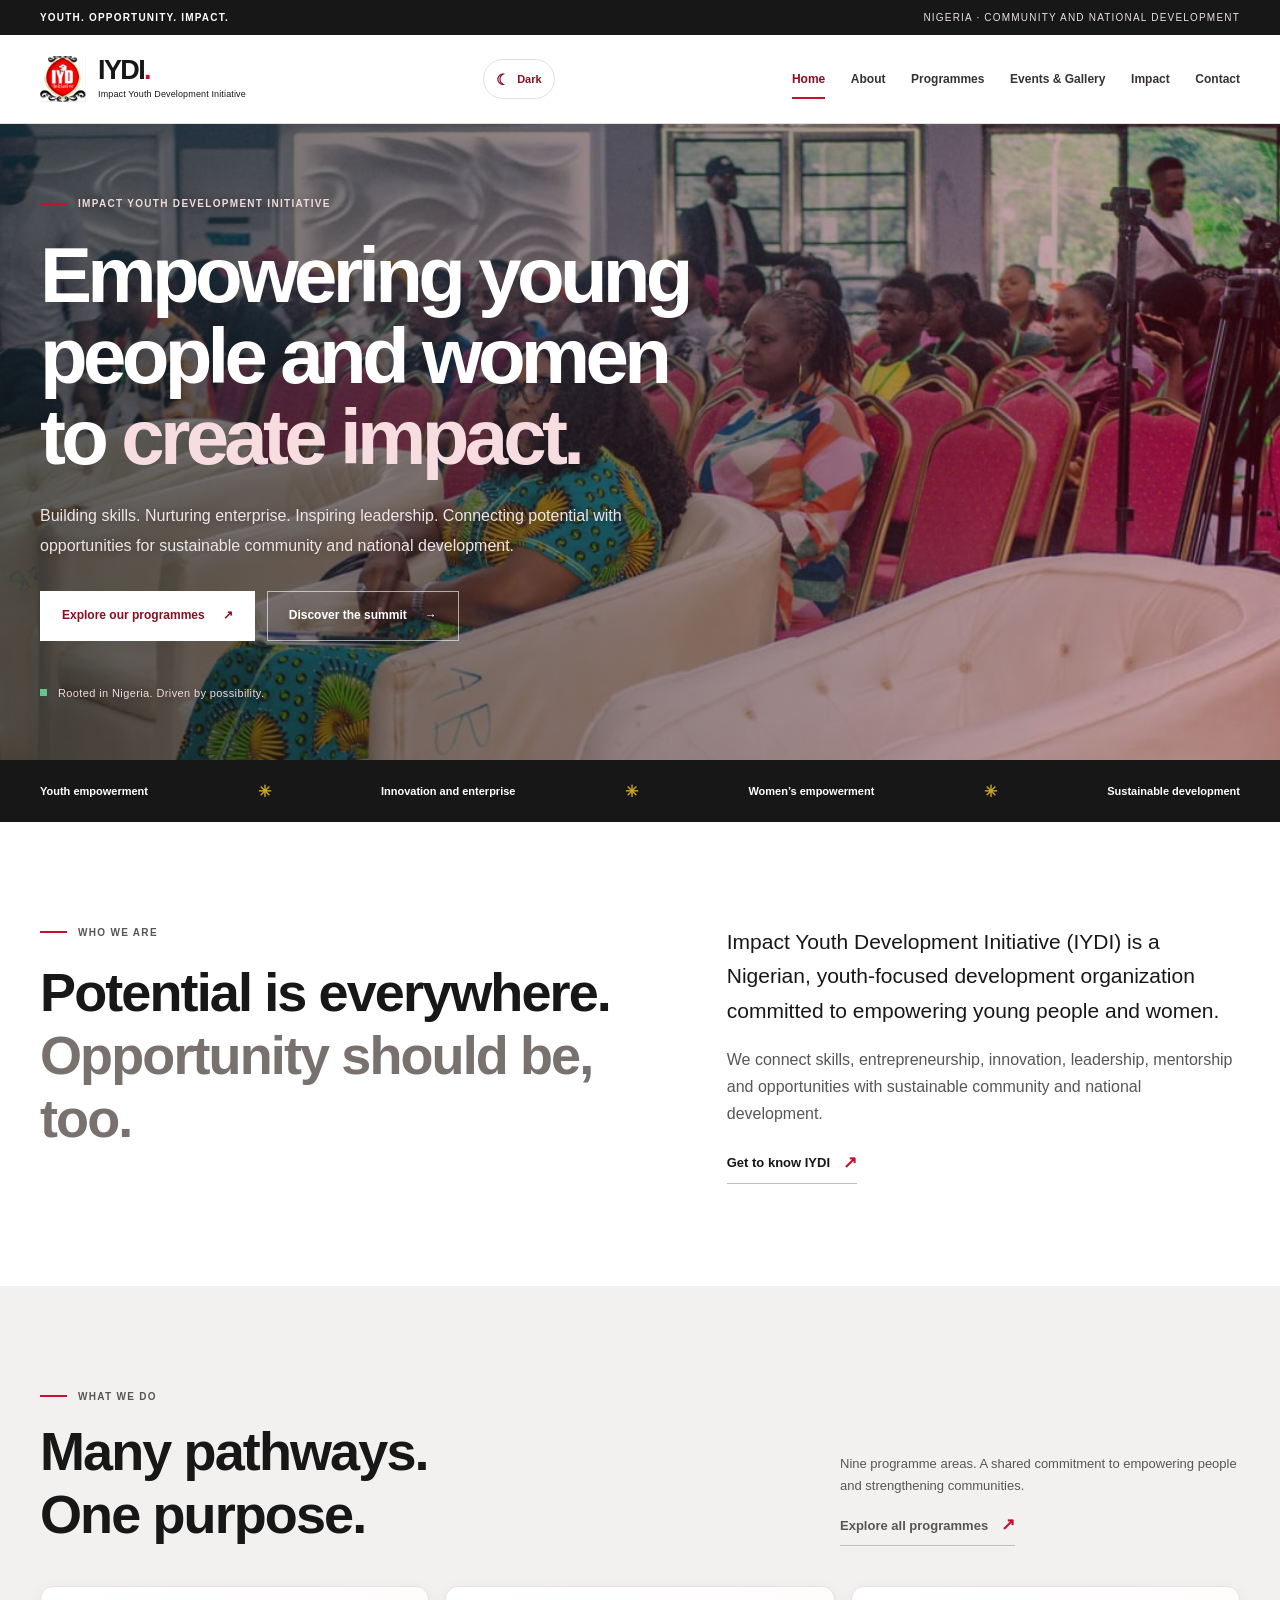
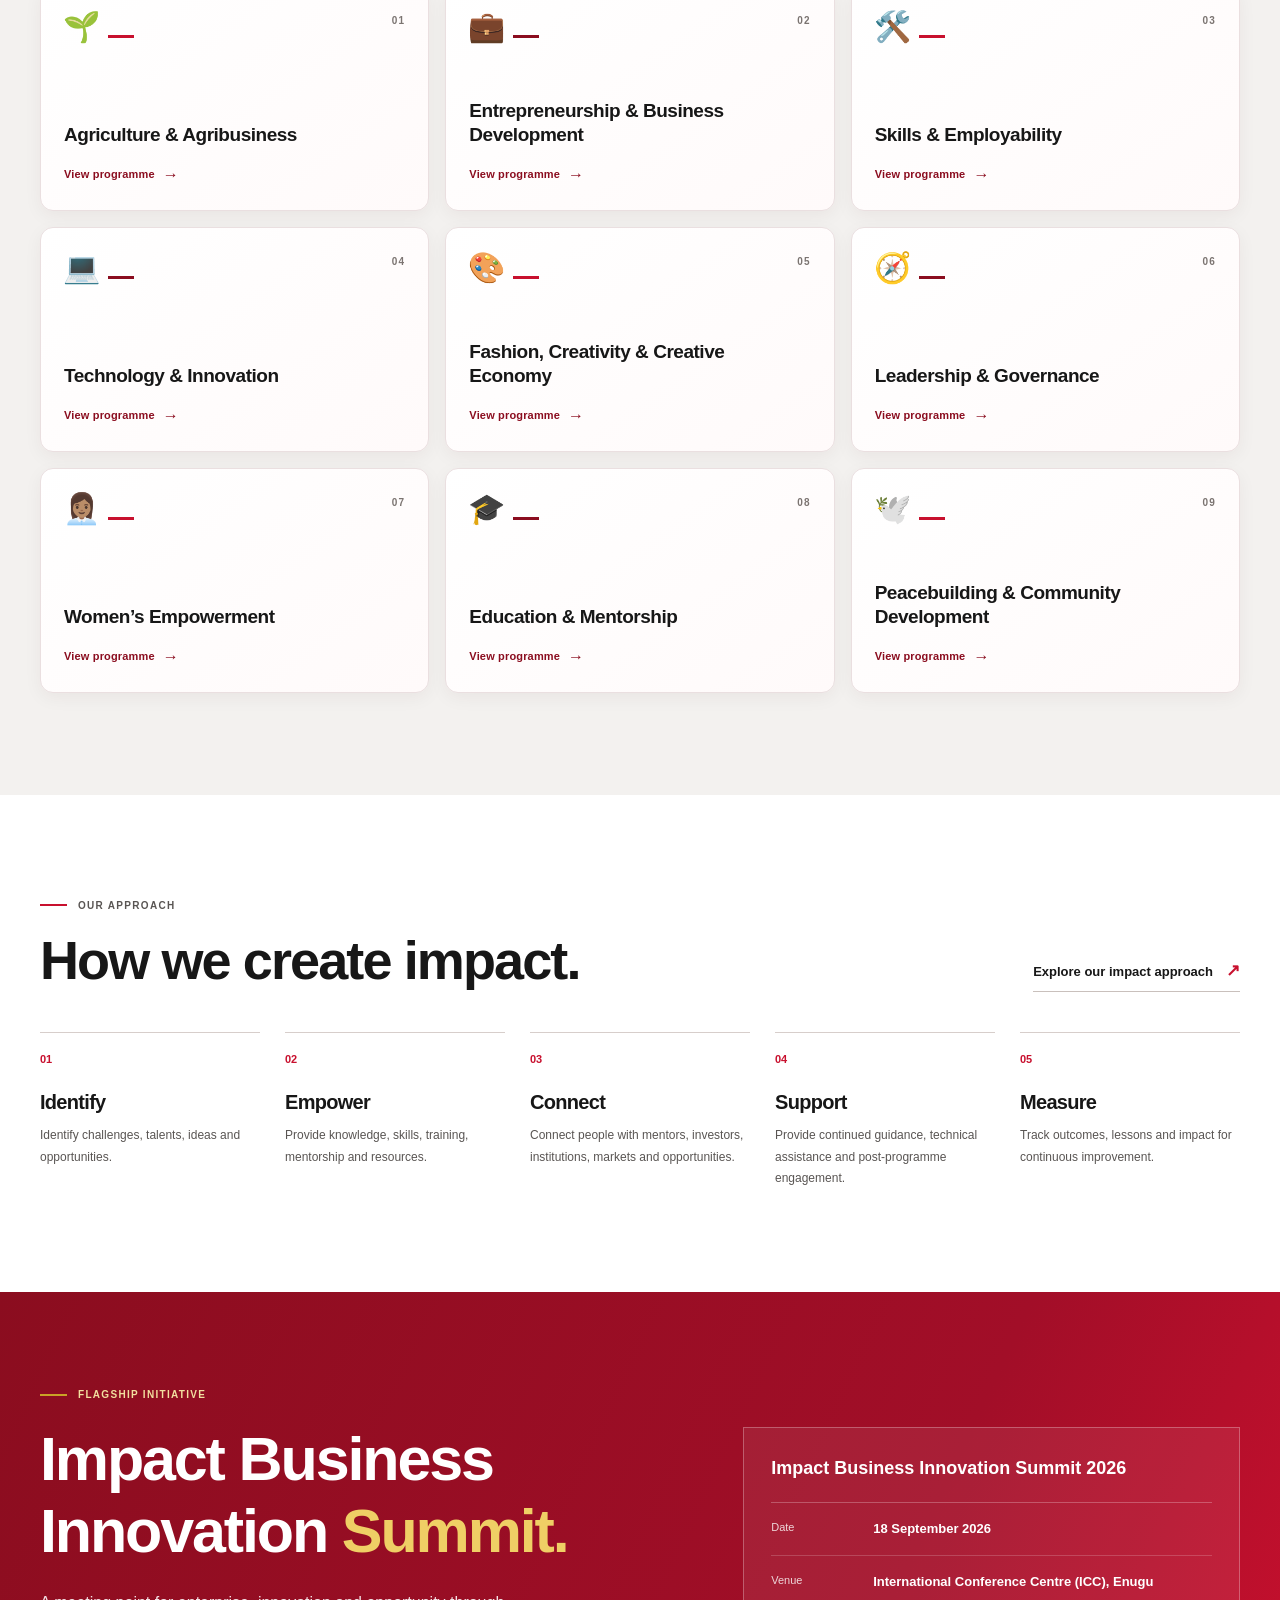
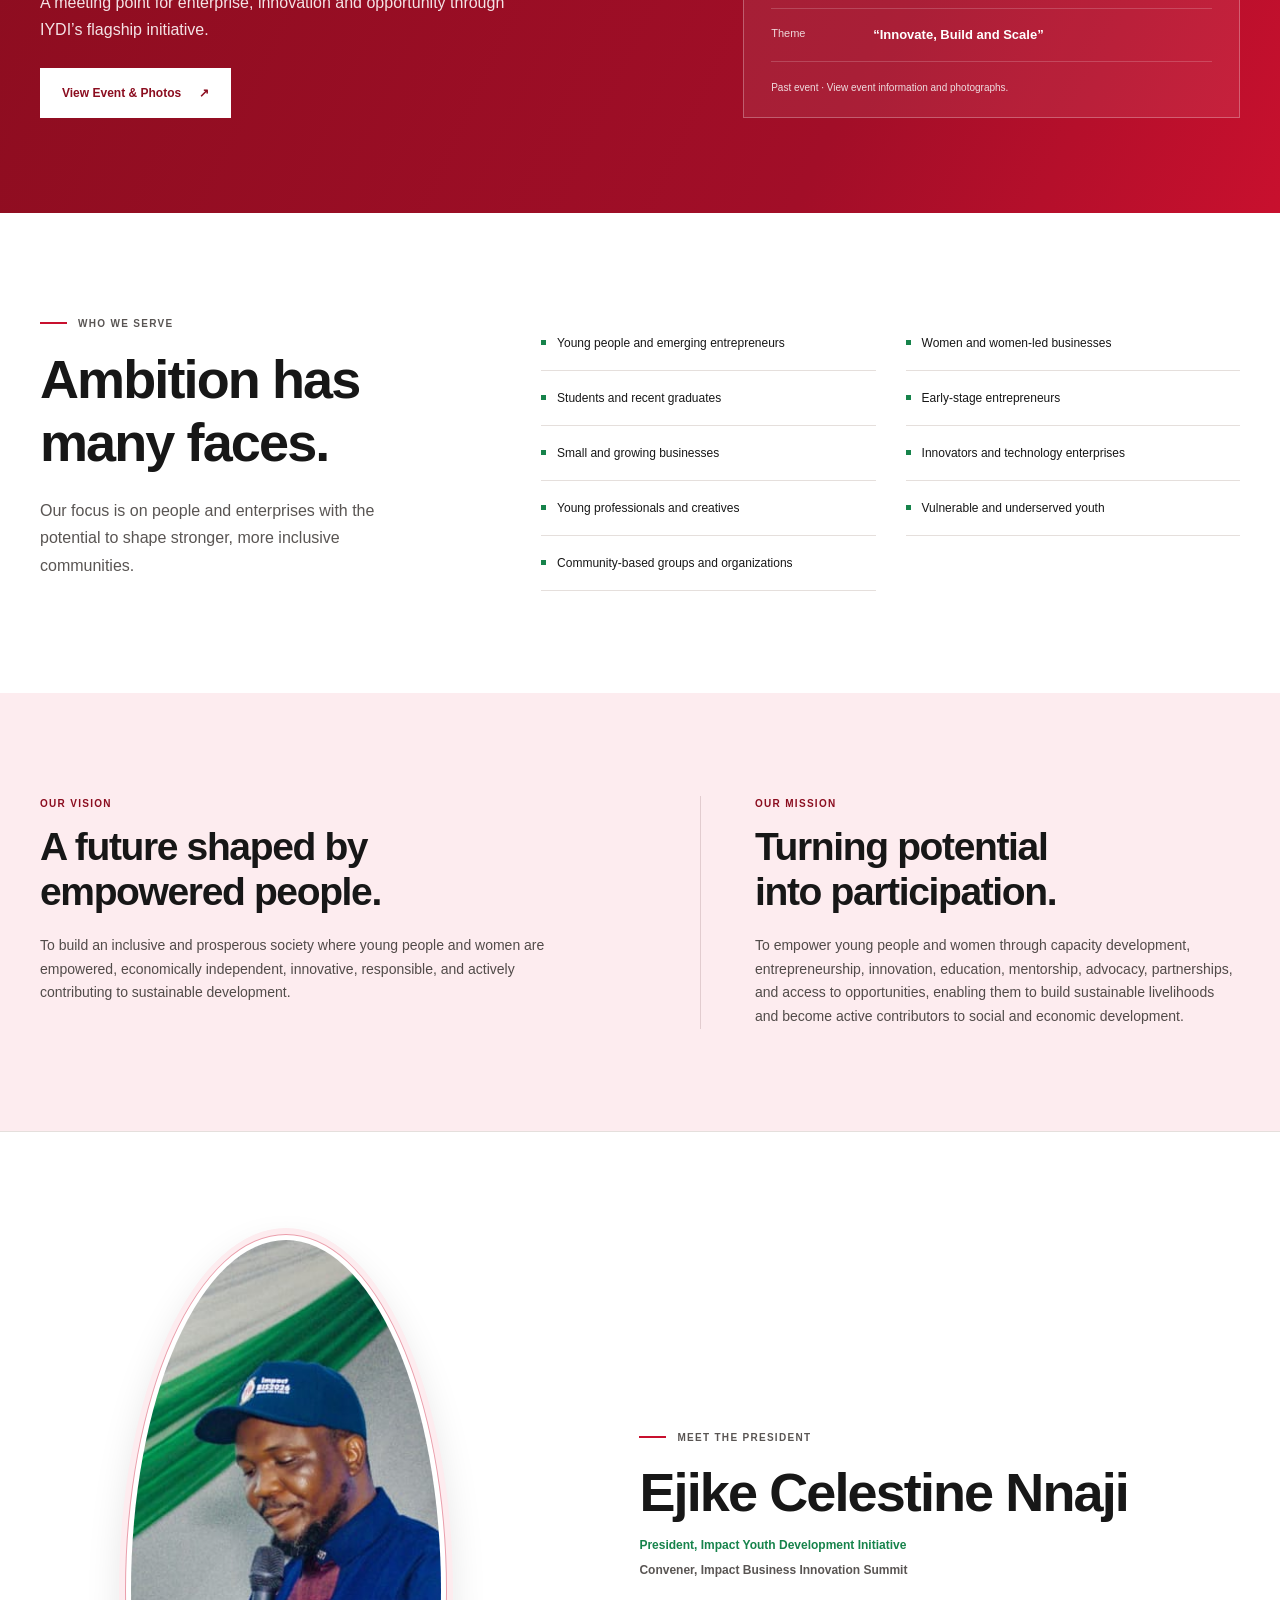
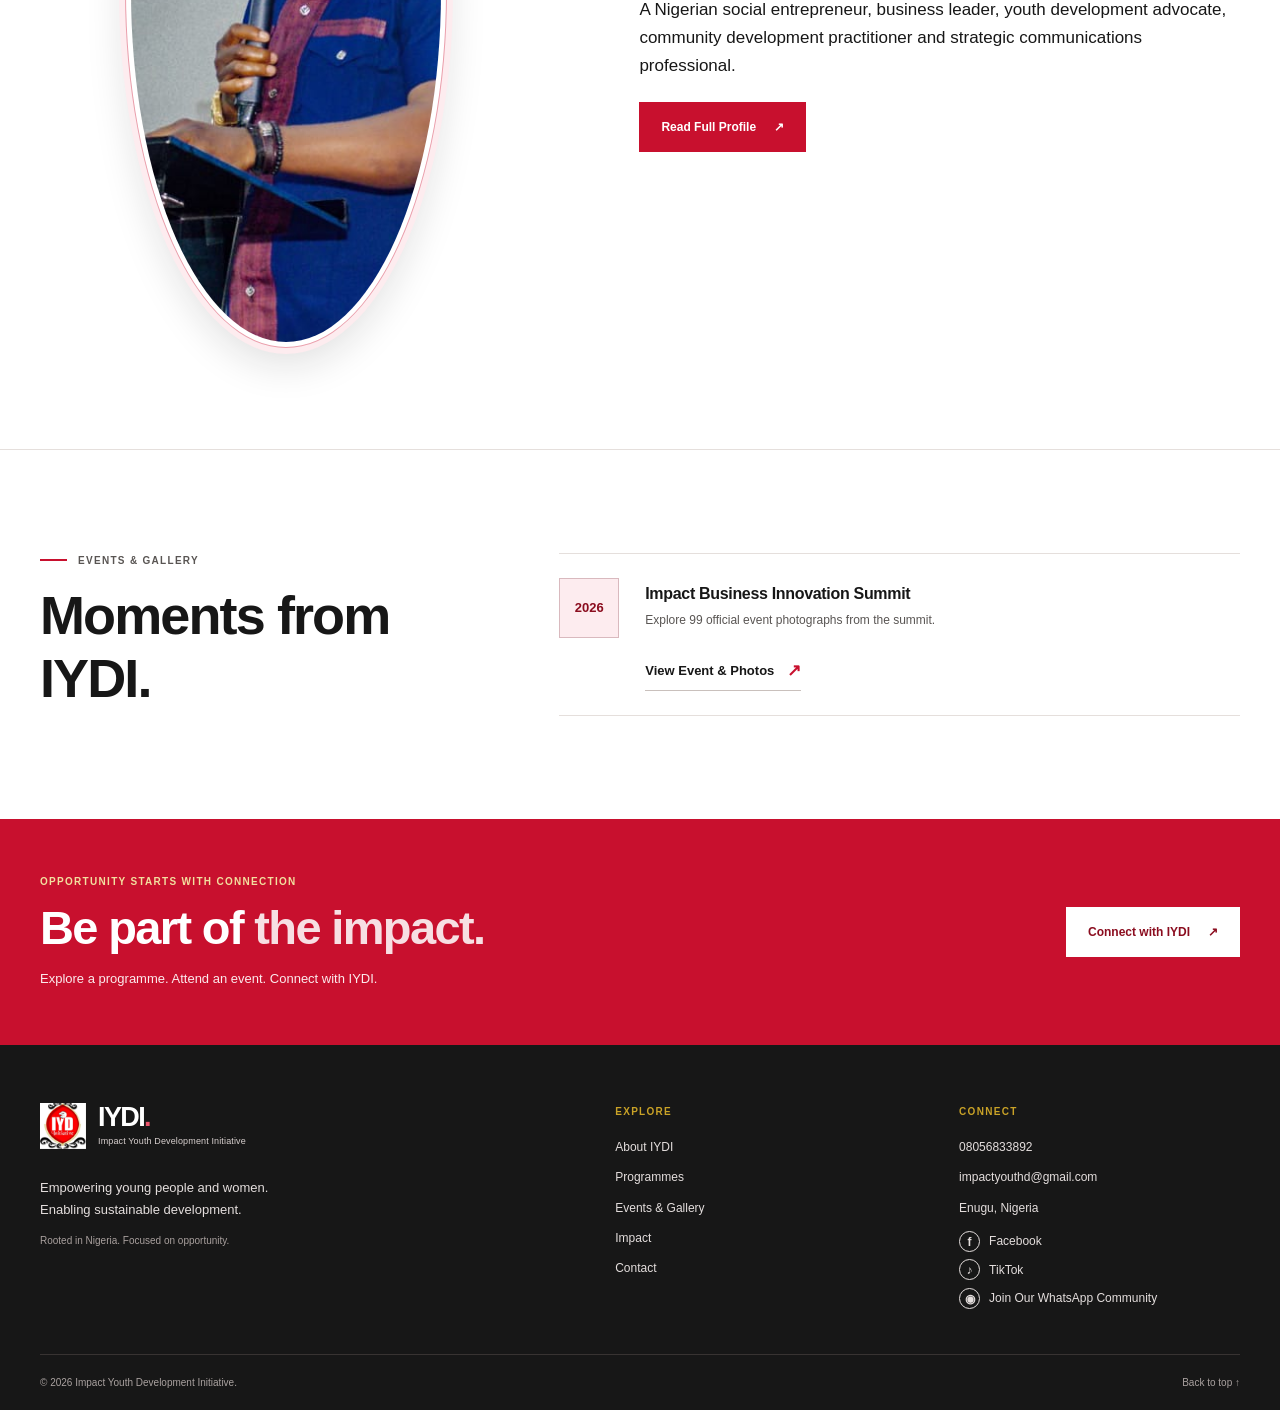
<file: index.html>
<!doctype html>
<html lang="en">
  <head>
    <meta charset="utf-8">
    <meta name="viewport" content="width=device-width, initial-scale=1">
    <meta name="description" content="Impact Youth Development Initiative empowers young people and women through skills, entrepreneurship, innovation, leadership and mentorship.">
    <meta name="author" content="Impact Youth Development Initiative">
    <meta property="og:type" content="website">
    <meta property="og:title" content="Impact Youth Development Initiative — IYDI">
    <meta property="og:description" content="Empowering young people and women for sustainable community and national development.">
    <meta name="twitter:card" content="summary">
    <title>Impact Youth Development Initiative — IYDI</title>
    <link rel="icon" href="favicon.png" type="image/png">
    <link rel="stylesheet" href="css/style.css">
    <script src="js/script.js" defer></script>
  </head>
  <body>
    <a class="skip-link" href="#main-content">Skip to content</a>
    <div class="top-strip"><div class="container"><span>Youth. Opportunity. Impact.</span><span>Nigeria · Community and national development</span></div></div>
    <header class="site-header">
      <div class="container header-inner">
        <a class="brand" href="index.html" aria-label="IYDI home">
          <img src="favicon.png" width="44" height="44" alt="IYDI emblem">
          <span><strong>IYDI<span class="brand-dot">.</span></strong><small>Impact Youth Development Initiative</small></span>
        </a>
        <button class="menu-toggle" id="menu-toggle" type="button" aria-controls="primary-navigation" aria-expanded="false" aria-label="Open navigation"><span></span><span></span><span></span></button><button class="theme-toggle" type="button" data-theme-toggle aria-label="Switch to dark mode" aria-pressed="false"><span data-theme-icon aria-hidden="true">☾</span><span data-theme-label>Dark</span></button><nav class="primary-nav" id="primary-navigation" aria-label="Primary navigation">
          <a href="index.html" aria-current="page">Home</a>
          <a href="about.html">About</a>
          <a href="programmes.html">Programmes</a>
          <a href="events-gallery.html">Events &amp; Gallery</a>
          <a href="impact.html">Impact</a>
          <a href="contact.html">Contact</a>
        </nav>
      </div>
    </header>

    <main id="main-content">
      <section class="home-hero" aria-label="IYDI community and summit photographs">
        <div class="hero-slideshow" data-hero-slideshow aria-hidden="true">
          <img class="hero-slide is-active" src="images/WhatsApp%20Image%202026-10-08%20at%2006.43.25%20(1).jpeg" alt="" fetchpriority="high">
          <img class="hero-slide" src="images/WhatsApp%20Image%202026-10-08%20at%2006.43.30.jpeg" alt="" loading="lazy">
          <img class="hero-slide" src="images/WhatsApp%20Image%202026-10-08%20at%2006.43.40%20(1).jpeg" alt="" loading="lazy">
          <img class="hero-slide" src="images/WhatsApp%20Image%202026-10-08%20at%2006.44.06.jpeg" alt="" loading="lazy">
          <img class="hero-slide" src="images/WhatsApp%20Image%202026-10-08%20at%2006.44.21%20(1).jpeg" alt="" loading="lazy">
        </div>
        <div class="container hero-layout">
          <div class="hero-copy">
            <p class="eyebrow"><span class="eyebrow-rule"></span>Impact Youth Development Initiative</p>
            <h1>Empowering young people and women to <span>create impact.</span></h1>
            <p class="hero-lead">Building skills. Nurturing enterprise. Inspiring leadership. Connecting potential with opportunities for sustainable community and national development.</p>
            <div class="button-row">
              <a class="button button-light" href="programmes.html">Explore our programmes <span aria-hidden="true">↗</span></a>
              <a class="button button-outline" href="events-gallery.html">Discover the summit <span aria-hidden="true">→</span></a>
            </div>
            <p class="hero-note"><span class="green-mark" aria-hidden="true"></span>Rooted in Nigeria. Driven by possibility.</p>
          </div>
          <div class="hero-visual" role="img" aria-label="Youth, opportunity and impact are at the heart of IYDI's work">
            <div class="hero-orbit orbit-one"></div><div class="hero-orbit orbit-two"></div>
            <div class="hero-seal"><span>People</span><span class="seal-dot">·</span><span>Potential</span><span class="seal-dot">·</span><span>Purpose</span></div>
            <div class="hero-caption"><span class="eyebrow">Our focus</span><p>Youth empowerment<br>Women’s empowerment<br>Sustainable development</p></div>
            <span class="visual-index" aria-hidden="true">IYDI / 01</span>
          </div>
        </div>
      </section>

      <div class="values-band" aria-label="IYDI focus areas">
        <div class="container values-band-inner"><span>Youth empowerment</span><span aria-hidden="true">✳</span><span>Innovation and enterprise</span><span aria-hidden="true">✳</span><span>Women’s empowerment</span><span aria-hidden="true">✳</span><span>Sustainable development</span></div>
      </div>

      <section class="section intro-section">
        <div class="container split-layout">
          <div><p class="eyebrow"><span class="eyebrow-rule"></span>Who we are</p><h2>Potential is everywhere.<br><span class="text-muted">Opportunity should be, too.</span></h2></div>
          <div class="section-copy"><p class="lead-copy">Impact Youth Development Initiative (IYDI) is a Nigerian, youth-focused development organization committed to empowering young people and women.</p><p>We connect skills, entrepreneurship, innovation, leadership, mentorship and opportunities with sustainable community and national development.</p><a class="text-link" href="about.html">Get to know IYDI <span aria-hidden="true">↗</span></a></div>
        </div>
      </section>

      <section class="section section-tint">
        <div class="container">
          <div class="section-heading"><div><p class="eyebrow"><span class="eyebrow-rule"></span>What we do</p><h2>Many pathways.<br>One purpose.</h2></div><div class="heading-aside"><p>Nine programme areas. A shared commitment to empowering people and strengthening communities.</p><a class="text-link" href="programmes.html">Explore all programmes <span aria-hidden="true">↗</span></a></div></div>
          <div class="programme-grid programme-grid-home">
            <a class="programme-card" href="programmes.html#agriculture"><span class="programme-icon" aria-hidden="true">🌱</span><span class="card-number">01</span><span class="card-accent red-accent"></span><h3>Agriculture &amp; Agribusiness</h3><span class="card-action">View programme <span aria-hidden="true">→</span></span></a>
            <a class="programme-card" href="programmes.html#entrepreneurship"><span class="programme-icon" aria-hidden="true">💼</span><span class="card-number">02</span><span class="card-accent green-accent"></span><h3>Entrepreneurship &amp; Business Development</h3><span class="card-action">View programme <span aria-hidden="true">→</span></span></a>
            <a class="programme-card" href="programmes.html#skills"><span class="programme-icon" aria-hidden="true">🛠️</span><span class="card-number">03</span><span class="card-accent gold-accent"></span><h3>Skills &amp; Employability</h3><span class="card-action">View programme <span aria-hidden="true">→</span></span></a>
            <a class="programme-card" href="programmes.html#technology"><span class="programme-icon" aria-hidden="true">💻</span><span class="card-number">04</span><span class="card-accent dark-accent"></span><h3>Technology &amp; Innovation</h3><span class="card-action">View programme <span aria-hidden="true">→</span></span></a>
            <a class="programme-card" href="programmes.html#creative-economy"><span class="programme-icon" aria-hidden="true">🎨</span><span class="card-number">05</span><span class="card-accent red-accent"></span><h3>Fashion, Creativity &amp; Creative Economy</h3><span class="card-action">View programme <span aria-hidden="true">→</span></span></a>
            <a class="programme-card" href="programmes.html#leadership"><span class="programme-icon" aria-hidden="true">🧭</span><span class="card-number">06</span><span class="card-accent green-accent"></span><h3>Leadership &amp; Governance</h3><span class="card-action">View programme <span aria-hidden="true">→</span></span></a>
            <a class="programme-card" href="programmes.html#womens-empowerment"><span class="programme-icon" aria-hidden="true">👩🏽‍💼</span><span class="card-number">07</span><span class="card-accent gold-accent"></span><h3>Women’s Empowerment</h3><span class="card-action">View programme <span aria-hidden="true">→</span></span></a>
            <a class="programme-card" href="programmes.html#education"><span class="programme-icon" aria-hidden="true">🎓</span><span class="card-number">08</span><span class="card-accent dark-accent"></span><h3>Education &amp; Mentorship</h3><span class="card-action">View programme <span aria-hidden="true">→</span></span></a>
            <a class="programme-card" href="programmes.html#peacebuilding"><span class="programme-icon" aria-hidden="true">🕊️</span><span class="card-number">09</span><span class="card-accent red-accent"></span><h3>Peacebuilding &amp; Community Development</h3><span class="card-action">View programme <span aria-hidden="true">→</span></span></a>
          </div>
        </div>
      </section>

      <section class="section">
        <div class="container">
          <div class="section-heading"><div><p class="eyebrow"><span class="eyebrow-rule"></span>Our approach</p><h2>How we create impact.</h2></div><a class="text-link" href="impact.html">Explore our impact approach <span aria-hidden="true">↗</span></a></div>
          <ol class="impact-steps">
            <li><span>01</span><h3>Identify</h3><p>Identify challenges, talents, ideas and opportunities.</p></li>
            <li><span>02</span><h3>Empower</h3><p>Provide knowledge, skills, training, mentorship and resources.</p></li>
            <li><span>03</span><h3>Connect</h3><p>Connect people with mentors, investors, institutions, markets and opportunities.</p></li>
            <li><span>04</span><h3>Support</h3><p>Provide continued guidance, technical assistance and post-programme engagement.</p></li>
            <li><span>05</span><h3>Measure</h3><p>Track outcomes, lessons and impact for continuous improvement.</p></li>
          </ol>
        </div>
      </section>

      <section class="summit-band">
        <div class="container summit-layout">
          <div><p class="eyebrow eyebrow-gold"><span class="eyebrow-rule"></span>Flagship initiative</p><h2>Impact Business<br>Innovation <em>Summit.</em></h2><p class="summit-intro">A meeting point for enterprise, innovation and opportunity through IYDI’s flagship initiative.</p><a class="button button-light" href="events-gallery.html">View Event &amp; Photos <span aria-hidden="true">↗</span></a></div>
          <div class="summit-facts"><p class="fact-label">Impact Business Innovation Summit 2026</p><dl><div><dt>Date</dt><dd><time datetime="2026-09-18">18 September 2026</time></dd></div><div><dt>Venue</dt><dd>International Conference Centre (ICC), Enugu</dd></div><div><dt>Theme</dt><dd>“Innovate, Build and Scale”</dd></div></dl><p class="summit-footnote">Past event · View event information and photographs.</p></div>
        </div>
      </section>

      <section class="section">
        <div class="container serve-layout"><div><p class="eyebrow"><span class="eyebrow-rule"></span>Who we serve</p><h2>Ambition has<br>many faces.</h2><p class="section-intro">Our focus is on people and enterprises with the potential to shape stronger, more inclusive communities.</p></div><ul class="serve-list"><li>Young people and emerging entrepreneurs</li><li>Women and women-led businesses</li><li>Students and recent graduates</li><li>Early-stage entrepreneurs</li><li>Small and growing businesses</li><li>Innovators and technology enterprises</li><li>Young professionals and creatives</li><li>Vulnerable and underserved youth</li><li>Community-based groups and organizations</li></ul></div>
      </section>

      <section class="section section-soft-red">
        <div class="container purpose-layout">
          <article><p class="eyebrow eyebrow-red">Our vision</p><h2>A future shaped by<br>empowered people.</h2><p>To build an inclusive and prosperous society where young people and women are empowered, economically independent, innovative, responsible, and actively contributing to sustainable development.</p></article>
          <article><p class="eyebrow eyebrow-red">Our mission</p><h2>Turning potential<br>into participation.</h2><p>To empower young people and women through capacity development, entrepreneurship, innovation, education, mentorship, advocacy, partnerships, and access to opportunities, enabling them to build sustainable livelihoods and become active contributors to social and economic development.</p></article>
        </div>
      </section>

      <section class="section founder-highlight">
        <div class="container founder-highlight-layout">
          <img class="president-portrait home-president-portrait" src="images/ejike.jpeg" alt="Ejike Celestine Nnaji speaking at an IYDI event" width="1072" height="712" loading="lazy">
          <div class="president-intro"><p class="eyebrow"><span class="eyebrow-rule"></span>Meet the President</p><h2>Ejike Celestine Nnaji</h2><p class="founder-title">President, Impact Youth Development Initiative</p><p class="president-convener">Convener, Impact Business Innovation Summit</p><p class="lead-copy">A Nigerian social entrepreneur, business leader, youth development advocate, community development practitioner and strategic communications professional.</p><a class="button button-primary" href="about.html#founder">Read Full Profile <span aria-hidden="true">↗</span></a></div>
        </div>
      </section>

      <section class="section">
        <div class="container gallery-preview">
          <div><p class="eyebrow"><span class="eyebrow-rule"></span>Events &amp; Gallery</p><h2>Moments from IYDI.</h2></div>
          <div class="empty-media"><span class="empty-media-mark" aria-hidden="true">2026</span><div><h3>Impact Business Innovation Summit</h3><p>Explore 99 official event photographs from the summit.</p></div><a class="text-link" href="events-gallery.html">View Event &amp; Photos <span aria-hidden="true">↗</span></a></div>
        </div>
      </section>

      <section class="join-band">
        <div class="container join-layout"><div><p class="eyebrow eyebrow-gold">Opportunity starts with connection</p><h2>Be part of <em>the impact.</em></h2><p>Explore a programme. Attend an event. Connect with IYDI.</p></div><a class="button button-light" href="contact.html">Connect with IYDI <span aria-hidden="true">↗</span></a></div>
      </section>
    </main>

    <footer class="site-footer">
      <div class="container footer-main">
        <div class="footer-brand-block"><a class="brand footer-brand" href="index.html"><img src="favicon.png" width="44" height="44" alt=""><span><strong>IYDI<span class="brand-dot">.</span></strong><small>Impact Youth Development Initiative</small></span></a><p>Empowering young people and women.<br>Enabling sustainable development.</p><span class="footer-location">Rooted in Nigeria. Focused on opportunity.</span></div>
        <div><p class="footer-heading">Explore</p><ul class="footer-links"><li><a href="about.html">About IYDI</a></li><li><a href="programmes.html">Programmes</a></li><li><a href="events-gallery.html">Events &amp; Gallery</a></li><li><a href="impact.html">Impact</a></li><li><a href="contact.html">Contact</a></li></ul></div>
        <div><p class="footer-heading">Connect</p><ul class="footer-links"><li><a href="tel:+2348056833892">08056833892</a></li><li><a href="mailto:impactyouthd@gmail.com">impactyouthd@gmail.com</a></li><li>Enugu, Nigeria</li></ul><ul class="footer-links social-links" aria-label="IYDI social links"><li><a href="https://www.facebook.com/share/1PqtPcezF1/" target="_blank" rel="noopener noreferrer" aria-label="IYDI on Facebook"><span aria-hidden="true">f</span> Facebook</a></li><li><a href="https://vm.tiktok.com/ZSbQTHK1B/" target="_blank" rel="noopener noreferrer" aria-label="IYDI on TikTok"><span aria-hidden="true">♪</span> TikTok</a></li><li><a href="https://chat.whatsapp.com/FxVD3NsNHljEipnUst0n83?s=sh&amp;p=a&amp;ilr=4&amp;iam=0" target="_blank" rel="noopener noreferrer" aria-label="Join the IYDI WhatsApp Community"><span aria-hidden="true">◉</span> Join Our WhatsApp Community</a></li></ul></div>
      </div>
      <div class="container footer-bottom"><span>© <span data-current-year>2026</span> Impact Youth Development Initiative.</span><a href="#main-content">Back to top ↑</a></div>
    </footer>
  </body>
</html>
</file>
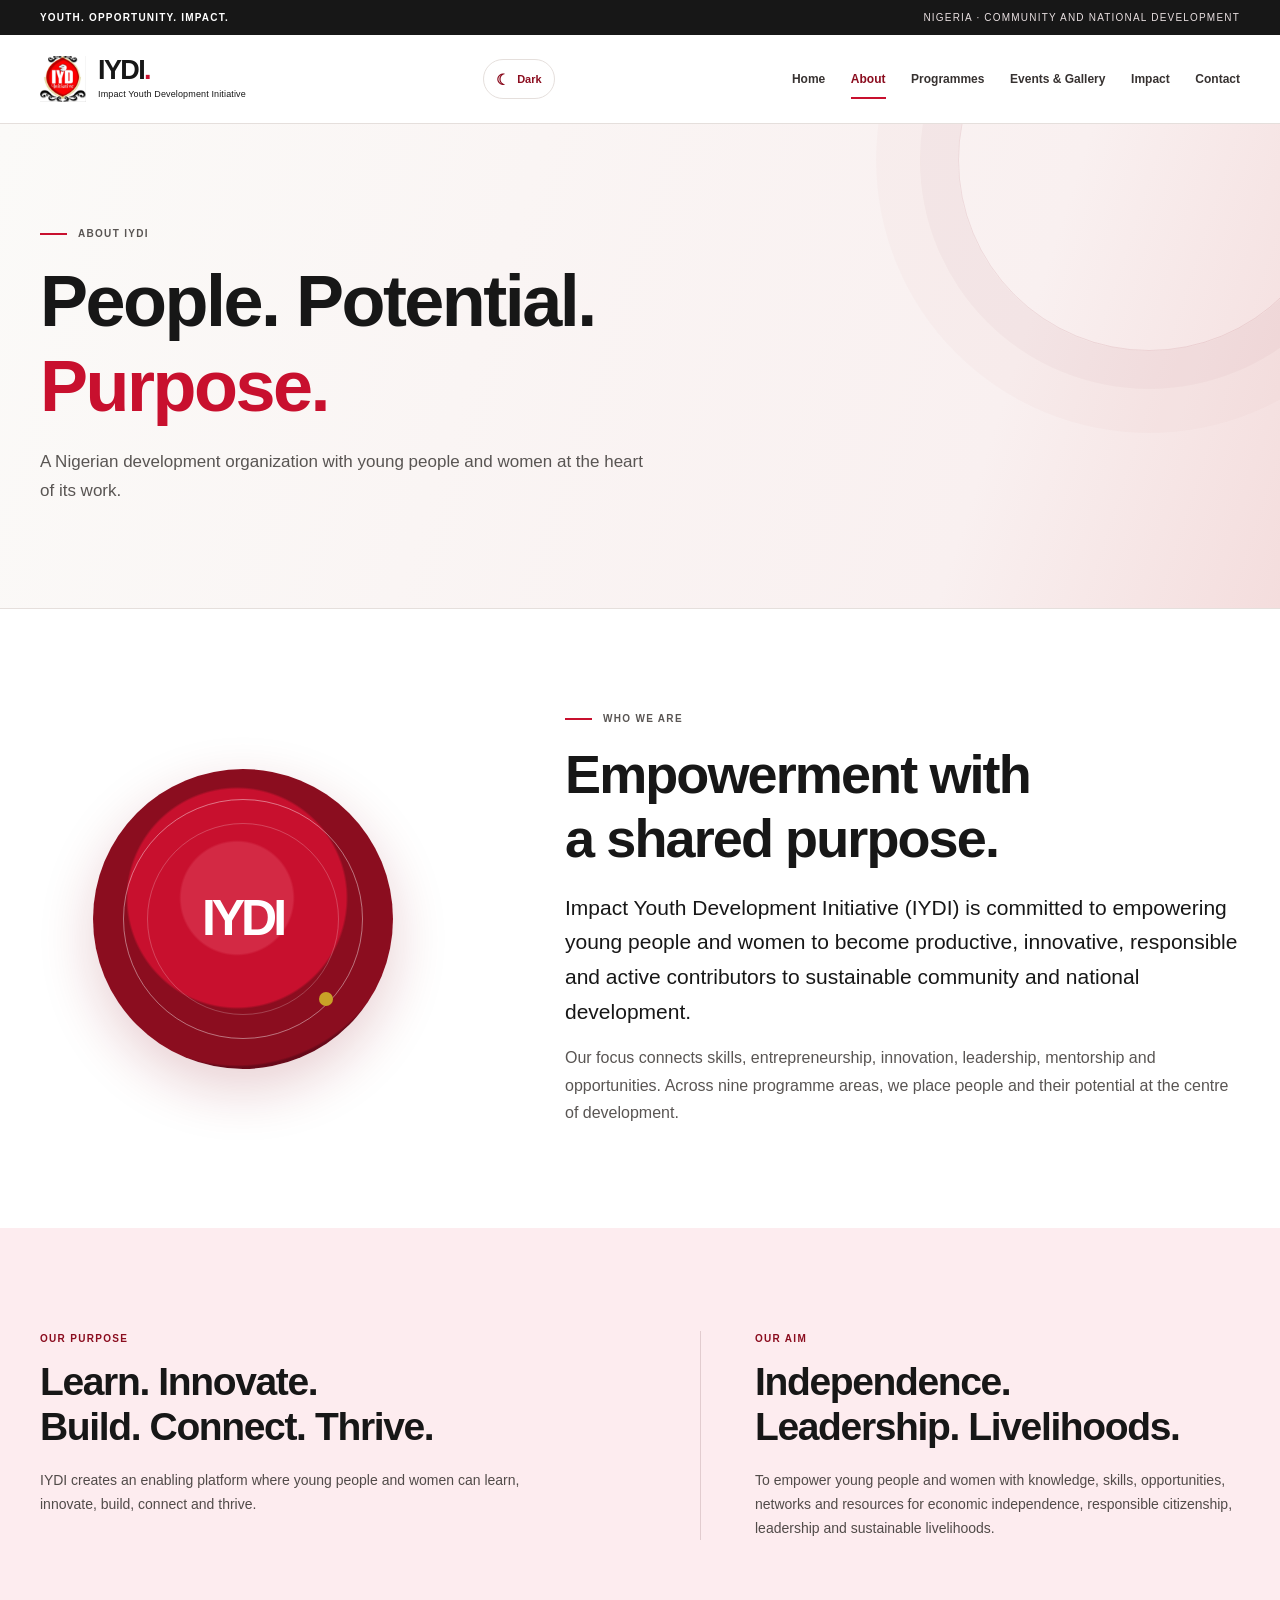
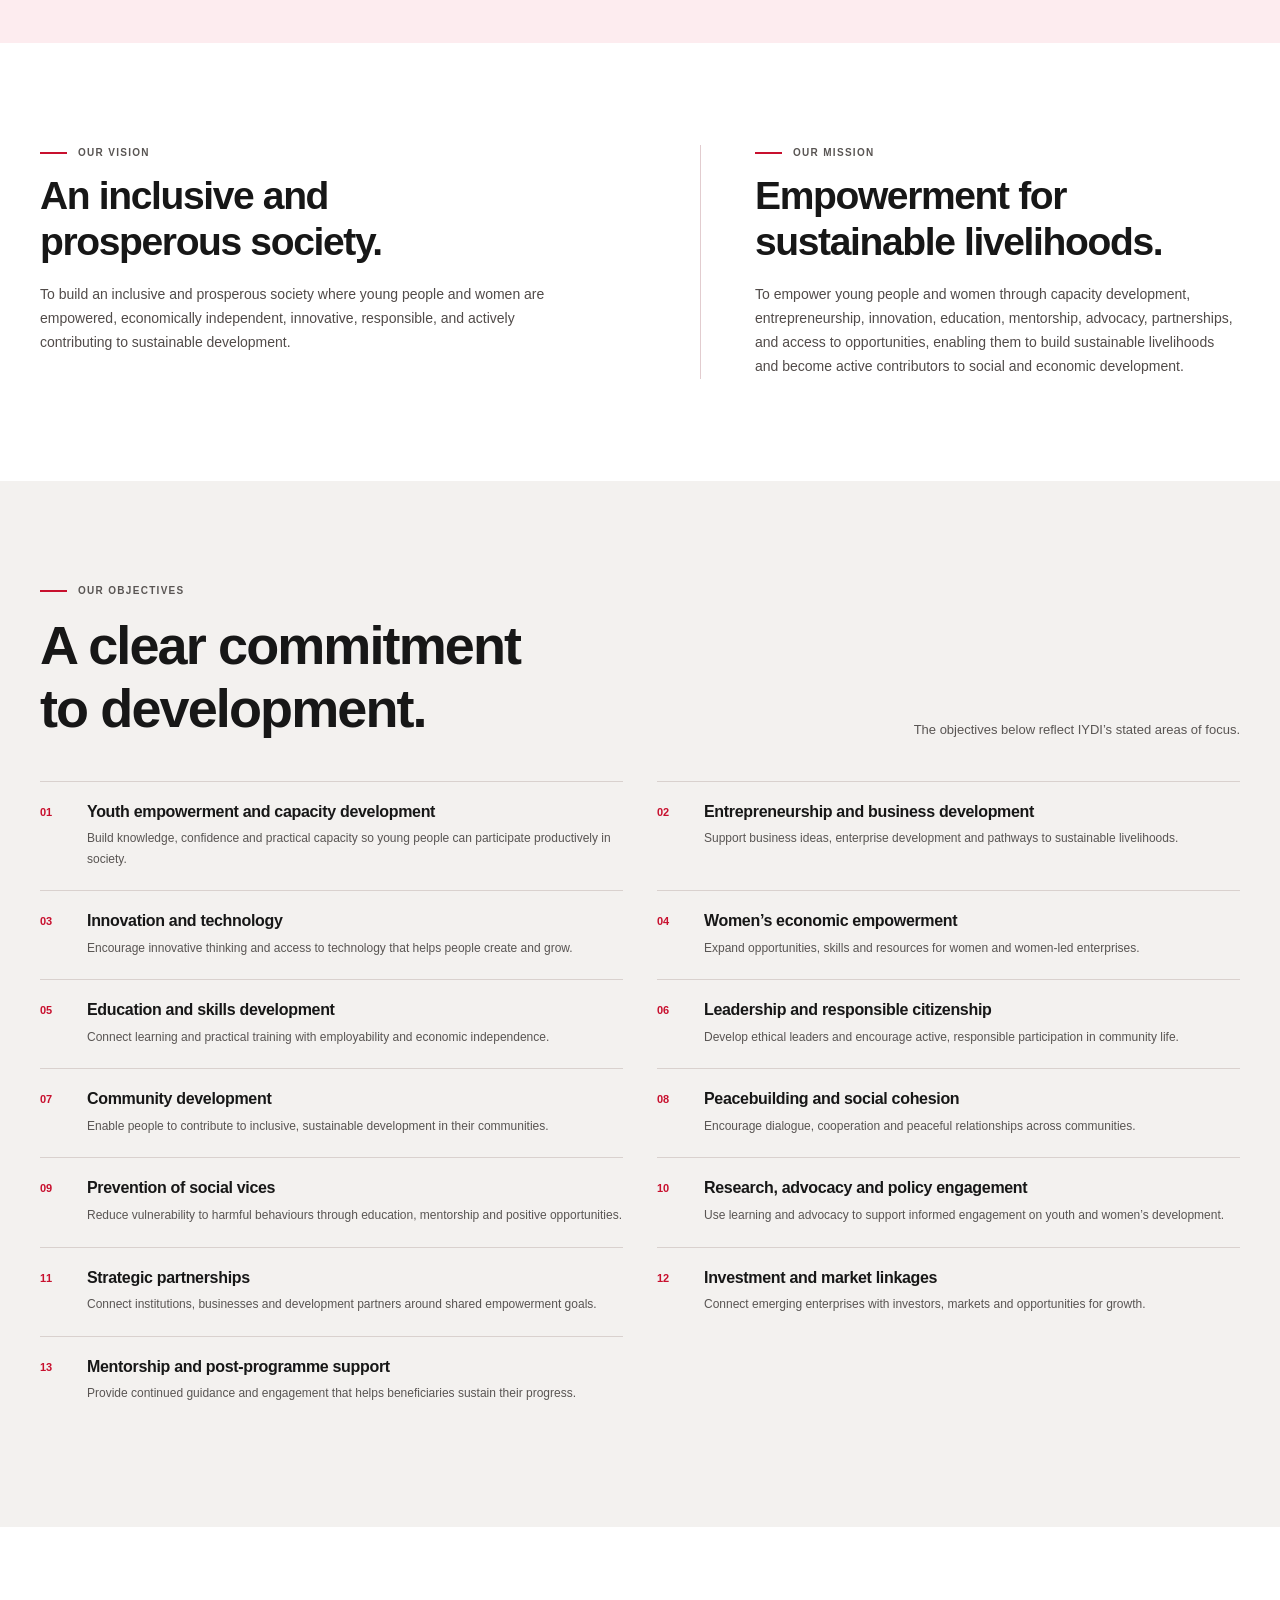
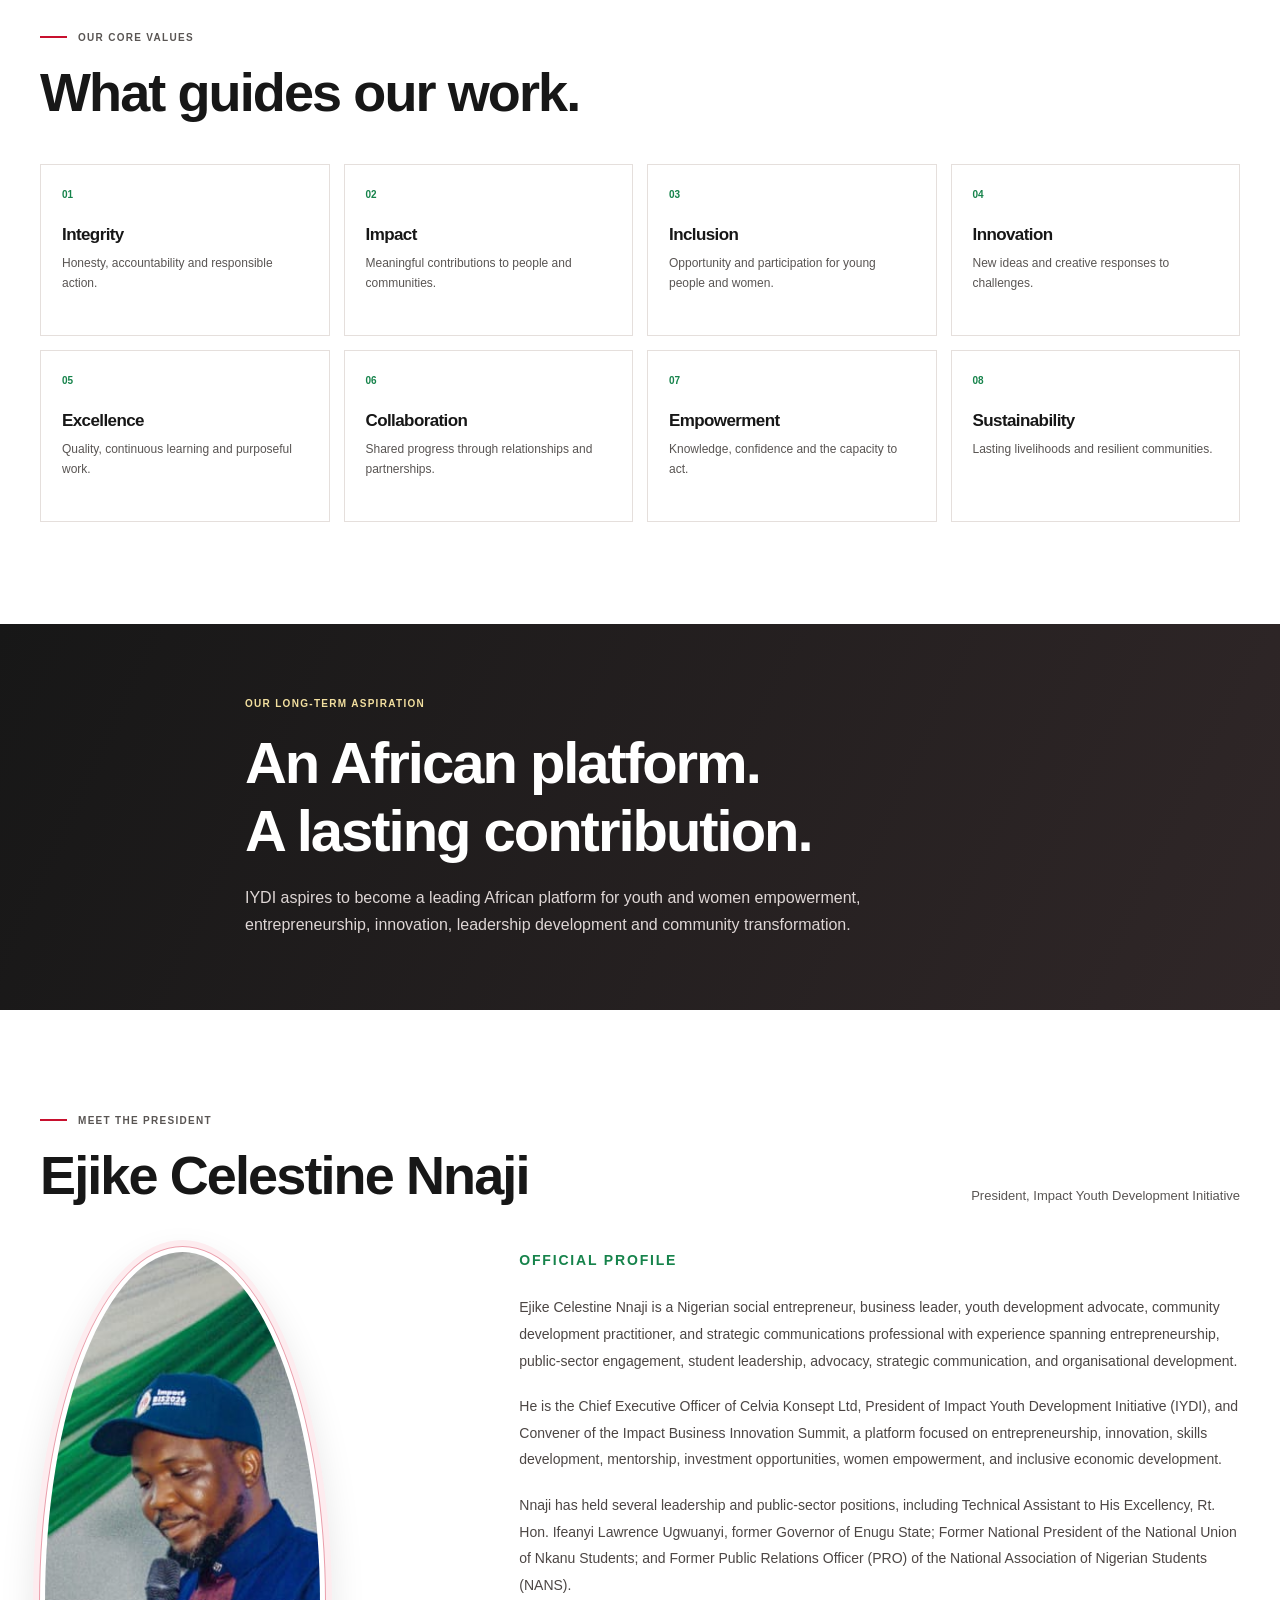
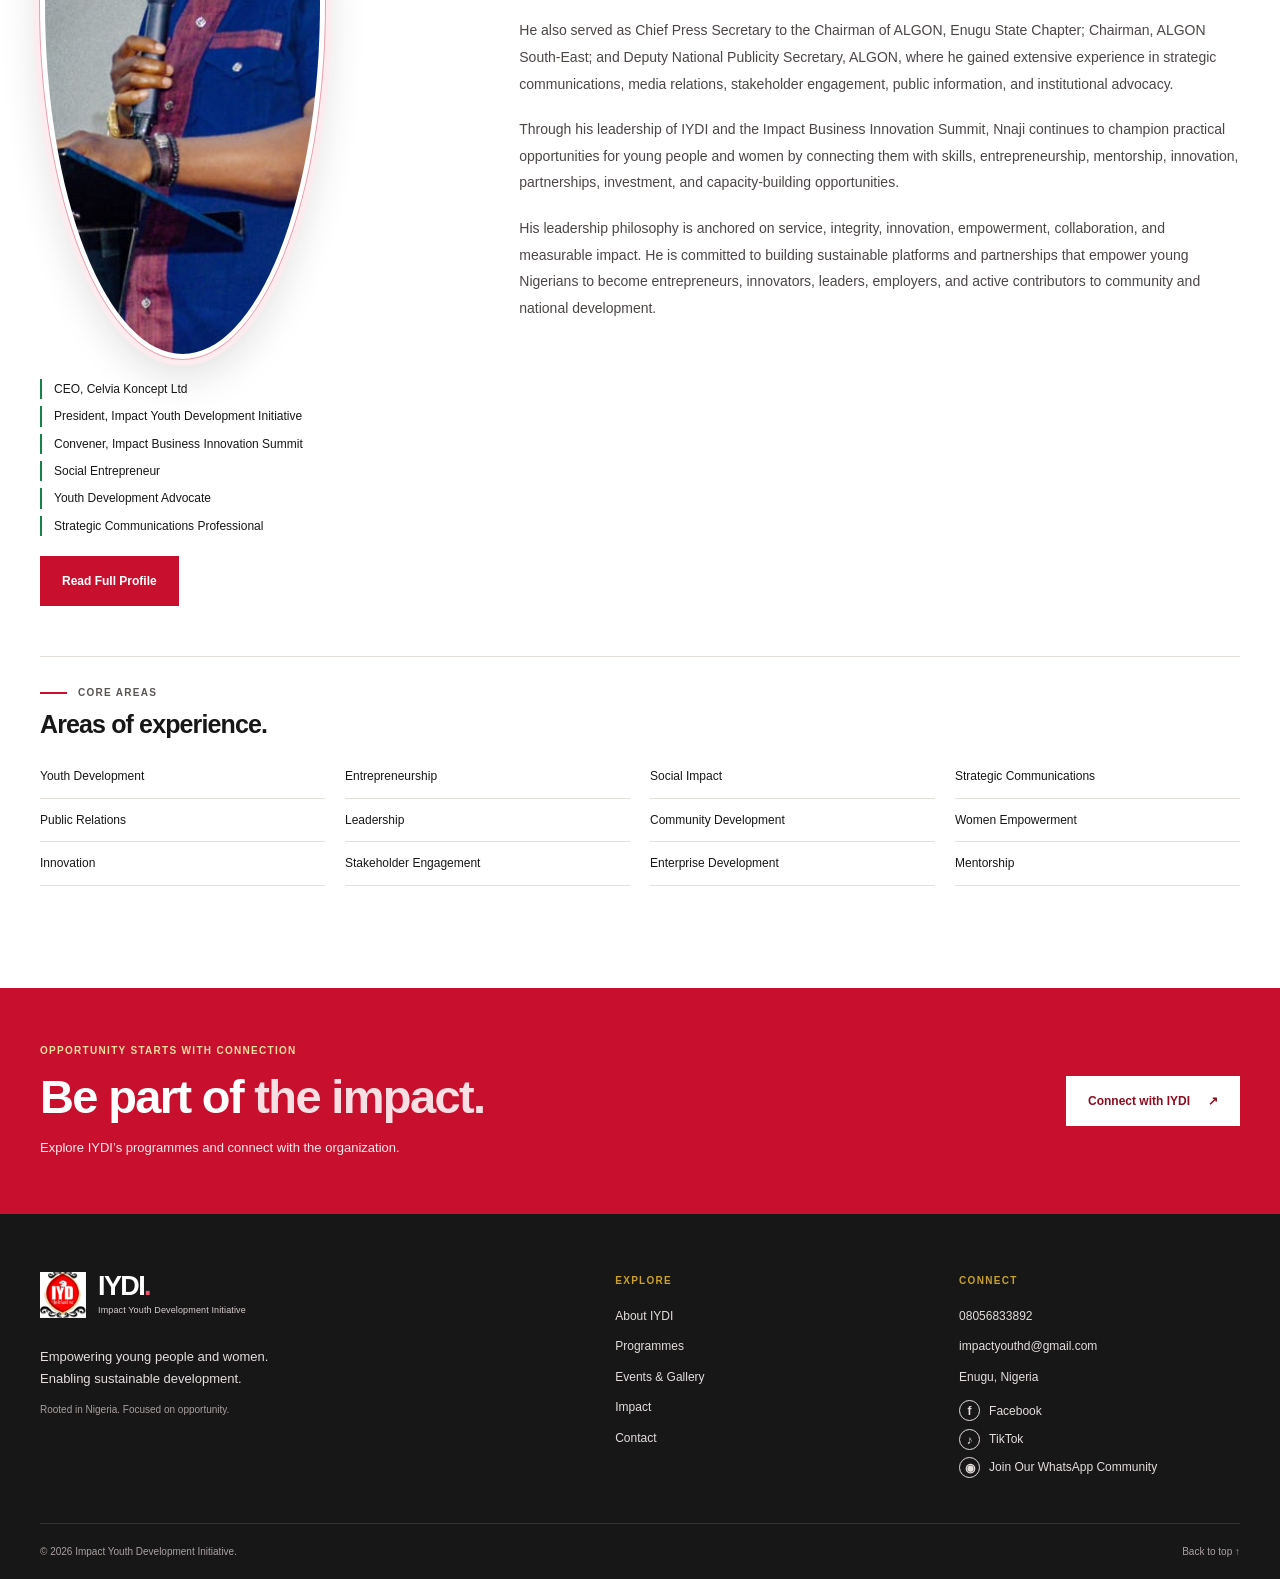
<file: about.html>
<!doctype html>
<html lang="en">
  <head>
    <meta charset="utf-8">
    <meta name="viewport" content="width=device-width, initial-scale=1">
    <meta name="description" content="Learn about IYDI’s vision, mission, purpose, objectives, core values and President, Ejike Celestine Nnaji.">
    <meta name="author" content="Impact Youth Development Initiative">
    <meta property="og:type" content="website">
    <meta property="og:title" content="About IYDI — Impact Youth Development Initiative">
    <meta property="og:description" content="The people, purpose and principles behind Impact Youth Development Initiative.">
    <meta name="twitter:card" content="summary">
    <title>About IYDI — Impact Youth Development Initiative</title>
    <link rel="icon" href="favicon.png" type="image/png">
    <link rel="stylesheet" href="css/style.css">
    <script src="js/script.js" defer></script>
  </head>
  <body>
    <a class="skip-link" href="#main-content">Skip to content</a>
    <div class="top-strip"><div class="container"><span>Youth. Opportunity. Impact.</span><span>Nigeria · Community and national development</span></div></div>
    <header class="site-header"><div class="container header-inner">
      <a class="brand" href="index.html" aria-label="IYDI home"><img src="favicon.png" width="44" height="44" alt="IYDI emblem"><span><strong>IYDI<span class="brand-dot">.</span></strong><small>Impact Youth Development Initiative</small></span></a>
      <button class="menu-toggle" id="menu-toggle" type="button" aria-controls="primary-navigation" aria-expanded="false" aria-label="Open navigation"><span></span><span></span><span></span></button><button class="theme-toggle" type="button" data-theme-toggle aria-label="Switch to dark mode" aria-pressed="false"><span data-theme-icon aria-hidden="true">☾</span><span data-theme-label>Dark</span></button><nav class="primary-nav" id="primary-navigation" aria-label="Primary navigation"><a href="index.html">Home</a><a href="about.html" aria-current="page">About</a><a href="programmes.html">Programmes</a><a href="events-gallery.html">Events &amp; Gallery</a><a href="impact.html">Impact</a><a href="contact.html">Contact</a></nav>
    </div></header>
    <main id="main-content">
      <section class="page-hero"><div class="container"><p class="eyebrow"><span class="eyebrow-rule"></span>About IYDI</p><h1>People. Potential.<br><span>Purpose.</span></h1><p class="page-lead">A Nigerian development organization with young people and women at the heart of its work.</p></div></section>
      <section class="section"><div class="container about-intro">
        <div class="about-mark" aria-hidden="true"><span>IYDI</span><i></i></div>
        <div><p class="eyebrow"><span class="eyebrow-rule"></span>Who we are</p><h2>Empowerment with<br>a shared purpose.</h2><p class="lead-copy">Impact Youth Development Initiative (IYDI) is committed to empowering young people and women to become productive, innovative, responsible and active contributors to sustainable community and national development.</p><p>Our focus connects skills, entrepreneurship, innovation, leadership, mentorship and opportunities. Across nine programme areas, we place people and their potential at the centre of development.</p></div>
      </div></section>
      <section class="section section-soft-red"><div class="container purpose-layout">
        <article><p class="eyebrow eyebrow-red">Our purpose</p><h2>Learn. Innovate.<br>Build. Connect. Thrive.</h2><p>IYDI creates an enabling platform where young people and women can learn, innovate, build, connect and thrive.</p></article>
        <article><p class="eyebrow eyebrow-red">Our aim</p><h2>Independence.<br>Leadership. Livelihoods.</h2><p>To empower young people and women with knowledge, skills, opportunities, networks and resources for economic independence, responsible citizenship, leadership and sustainable livelihoods.</p></article>
      </div></section>
      <section class="section"><div class="container purpose-layout">
        <article><p class="eyebrow"><span class="eyebrow-rule"></span>Our vision</p><h2>An inclusive and<br>prosperous society.</h2><p>To build an inclusive and prosperous society where young people and women are empowered, economically independent, innovative, responsible, and actively contributing to sustainable development.</p></article>
        <article><p class="eyebrow"><span class="eyebrow-rule"></span>Our mission</p><h2>Empowerment for<br>sustainable livelihoods.</h2><p>To empower young people and women through capacity development, entrepreneurship, innovation, education, mentorship, advocacy, partnerships, and access to opportunities, enabling them to build sustainable livelihoods and become active contributors to social and economic development.</p></article>
      </div></section>
      <section class="section section-tint"><div class="container"><div class="section-heading"><div><p class="eyebrow"><span class="eyebrow-rule"></span>Our objectives</p><h2>A clear commitment<br>to development.</h2></div><p class="heading-aside">The objectives below reflect IYDI’s stated areas of focus.</p></div>
        <ol class="objective-list">
          <li><span>01</span><div><h3>Youth empowerment and capacity development</h3><p>Build knowledge, confidence and practical capacity so young people can participate productively in society.</p></div></li>
          <li><span>02</span><div><h3>Entrepreneurship and business development</h3><p>Support business ideas, enterprise development and pathways to sustainable livelihoods.</p></div></li>
          <li><span>03</span><div><h3>Innovation and technology</h3><p>Encourage innovative thinking and access to technology that helps people create and grow.</p></div></li>
          <li><span>04</span><div><h3>Women’s economic empowerment</h3><p>Expand opportunities, skills and resources for women and women-led enterprises.</p></div></li>
          <li><span>05</span><div><h3>Education and skills development</h3><p>Connect learning and practical training with employability and economic independence.</p></div></li>
          <li><span>06</span><div><h3>Leadership and responsible citizenship</h3><p>Develop ethical leaders and encourage active, responsible participation in community life.</p></div></li>
          <li><span>07</span><div><h3>Community development</h3><p>Enable people to contribute to inclusive, sustainable development in their communities.</p></div></li>
          <li><span>08</span><div><h3>Peacebuilding and social cohesion</h3><p>Encourage dialogue, cooperation and peaceful relationships across communities.</p></div></li>
          <li><span>09</span><div><h3>Prevention of social vices</h3><p>Reduce vulnerability to harmful behaviours through education, mentorship and positive opportunities.</p></div></li>
          <li><span>10</span><div><h3>Research, advocacy and policy engagement</h3><p>Use learning and advocacy to support informed engagement on youth and women’s development.</p></div></li>
          <li><span>11</span><div><h3>Strategic partnerships</h3><p>Connect institutions, businesses and development partners around shared empowerment goals.</p></div></li>
          <li><span>12</span><div><h3>Investment and market linkages</h3><p>Connect emerging enterprises with investors, markets and opportunities for growth.</p></div></li>
          <li><span>13</span><div><h3>Mentorship and post-programme support</h3><p>Provide continued guidance and engagement that helps beneficiaries sustain their progress.</p></div></li>
        </ol>
      </div></section>
      <section class="section"><div class="container"><div class="section-heading"><div><p class="eyebrow"><span class="eyebrow-rule"></span>Our core values</p><h2>What guides our work.</h2></div></div>
        <div class="values-grid">
          <article><span>01</span><h3>Integrity</h3><p>Honesty, accountability and responsible action.</p></article>
          <article><span>02</span><h3>Impact</h3><p>Meaningful contributions to people and communities.</p></article>
          <article><span>03</span><h3>Inclusion</h3><p>Opportunity and participation for young people and women.</p></article>
          <article><span>04</span><h3>Innovation</h3><p>New ideas and creative responses to challenges.</p></article>
          <article><span>05</span><h3>Excellence</h3><p>Quality, continuous learning and purposeful work.</p></article>
          <article><span>06</span><h3>Collaboration</h3><p>Shared progress through relationships and partnerships.</p></article>
          <article><span>07</span><h3>Empowerment</h3><p>Knowledge, confidence and the capacity to act.</p></article>
          <article><span>08</span><h3>Sustainability</h3><p>Lasting livelihoods and resilient communities.</p></article>
        </div>
      </div></section>
      <section class="aspiration-band"><div class="container aspiration-content"><p class="eyebrow eyebrow-gold">Our long-term aspiration</p><h2>An African platform.<br>A lasting contribution.</h2><p>IYDI aspires to become a leading African platform for youth and women empowerment, entrepreneurship, innovation, leadership development and community transformation.</p></div></section>
      <section class="section founder-section" id="founder"><div class="container">
        <div class="section-heading"><div><p class="eyebrow"><span class="eyebrow-rule"></span>Meet the President</p><h2>Ejike Celestine Nnaji</h2></div><p class="heading-aside">President, Impact Youth Development Initiative</p></div>
        <div class="founder-layout"><div class="founder-identity"><img class="president-portrait" src="images/ejike.jpeg" alt="Ejike Celestine Nnaji — President of Impact Youth Development Initiative" width="1072" height="712" loading="lazy"><ul class="role-list"><li>CEO, Celvia Koncept Ltd</li><li>President, Impact Youth Development Initiative</li><li>Convener, Impact Business Innovation Summit</li><li>Social Entrepreneur</li><li>Youth Development Advocate</li><li>Strategic Communications Professional</li></ul><a class="button button-primary" href="#founder-biography">Read Full Profile</a></div>
          <article class="biography" id="founder-biography"><p class="eyebrow">Official profile</p>
            <p>Ejike Celestine Nnaji is a Nigerian social entrepreneur, business leader, youth development advocate, community development practitioner, and strategic communications professional with experience spanning entrepreneurship, public-sector engagement, student leadership, advocacy, strategic communication, and organisational development.</p>
            <p>He is the Chief Executive Officer of Celvia Konsept Ltd, President of Impact Youth Development Initiative (IYDI), and Convener of the Impact Business Innovation Summit, a platform focused on entrepreneurship, innovation, skills development, mentorship, investment opportunities, women empowerment, and inclusive economic development.</p>
            <p>Nnaji has held several leadership and public-sector positions, including Technical Assistant to His Excellency, Rt. Hon. Ifeanyi Lawrence Ugwuanyi, former Governor of Enugu State; Former National President of the National Union of Nkanu Students; and Former Public Relations Officer (PRO) of the National Association of Nigerian Students (NANS).</p>
            <p>He also served as Chief Press Secretary to the Chairman of ALGON, Enugu State Chapter; Chairman, ALGON South-East; and Deputy National Publicity Secretary, ALGON, where he gained extensive experience in strategic communications, media relations, stakeholder engagement, public information, and institutional advocacy.</p>
            <p>Through his leadership of IYDI and the Impact Business Innovation Summit, Nnaji continues to champion practical opportunities for young people and women by connecting them with skills, entrepreneurship, mentorship, innovation, partnerships, investment, and capacity-building opportunities.</p>
            <p>His leadership philosophy is anchored on service, integrity, innovation, empowerment, collaboration, and measurable impact. He is committed to building sustainable platforms and partnerships that empower young Nigerians to become entrepreneurs, innovators, leaders, employers, and active contributors to community and national development.</p>
          </article>
        </div>
        <div class="founder-expertise"><p class="eyebrow"><span class="eyebrow-rule"></span>Core areas</p><h3>Areas of experience.</h3><ul class="expertise-list"><li>Youth Development</li><li>Entrepreneurship</li><li>Social Impact</li><li>Strategic Communications</li><li>Public Relations</li><li>Leadership</li><li>Community Development</li><li>Women Empowerment</li><li>Innovation</li><li>Stakeholder Engagement</li><li>Enterprise Development</li><li>Mentorship</li></ul></div>
      </div></section>
      <section class="join-band"><div class="container join-layout"><div><p class="eyebrow eyebrow-gold">Opportunity starts with connection</p><h2>Be part of <em>the impact.</em></h2><p>Explore IYDI’s programmes and connect with the organization.</p></div><a class="button button-light" href="contact.html">Connect with IYDI <span aria-hidden="true">↗</span></a></div></section>
    </main>
    <footer class="site-footer"><div class="container footer-main">
      <div class="footer-brand-block"><a class="brand footer-brand" href="index.html"><img src="favicon.png" width="44" height="44" alt=""><span><strong>IYDI<span class="brand-dot">.</span></strong><small>Impact Youth Development Initiative</small></span></a><p>Empowering young people and women.<br>Enabling sustainable development.</p><span class="footer-location">Rooted in Nigeria. Focused on opportunity.</span></div>
      <div><p class="footer-heading">Explore</p><ul class="footer-links"><li><a href="about.html">About IYDI</a></li><li><a href="programmes.html">Programmes</a></li><li><a href="events-gallery.html">Events &amp; Gallery</a></li><li><a href="impact.html">Impact</a></li><li><a href="contact.html">Contact</a></li></ul></div>
      <div><p class="footer-heading">Connect</p><ul class="footer-links"><li><a href="tel:+2348056833892">08056833892</a></li><li><a href="mailto:impactyouthd@gmail.com">impactyouthd@gmail.com</a></li><li>Enugu, Nigeria</li></ul><ul class="footer-links social-links" aria-label="IYDI social links"><li><a href="https://www.facebook.com/share/1PqtPcezF1/" target="_blank" rel="noopener noreferrer" aria-label="IYDI on Facebook"><span aria-hidden="true">f</span> Facebook</a></li><li><a href="https://vm.tiktok.com/ZSbQTHK1B/" target="_blank" rel="noopener noreferrer" aria-label="IYDI on TikTok"><span aria-hidden="true">♪</span> TikTok</a></li><li><a href="https://chat.whatsapp.com/FxVD3NsNHljEipnUst0n83?s=sh&amp;p=a&amp;ilr=4&amp;iam=0" target="_blank" rel="noopener noreferrer" aria-label="Join the IYDI WhatsApp Community"><span aria-hidden="true">◉</span> Join Our WhatsApp Community</a></li></ul></div>
    </div><div class="container footer-bottom"><span>© <span data-current-year>2026</span> Impact Youth Development Initiative.</span><a href="#main-content">Back to top ↑</a></div></footer>
  </body>
</html>
</file>
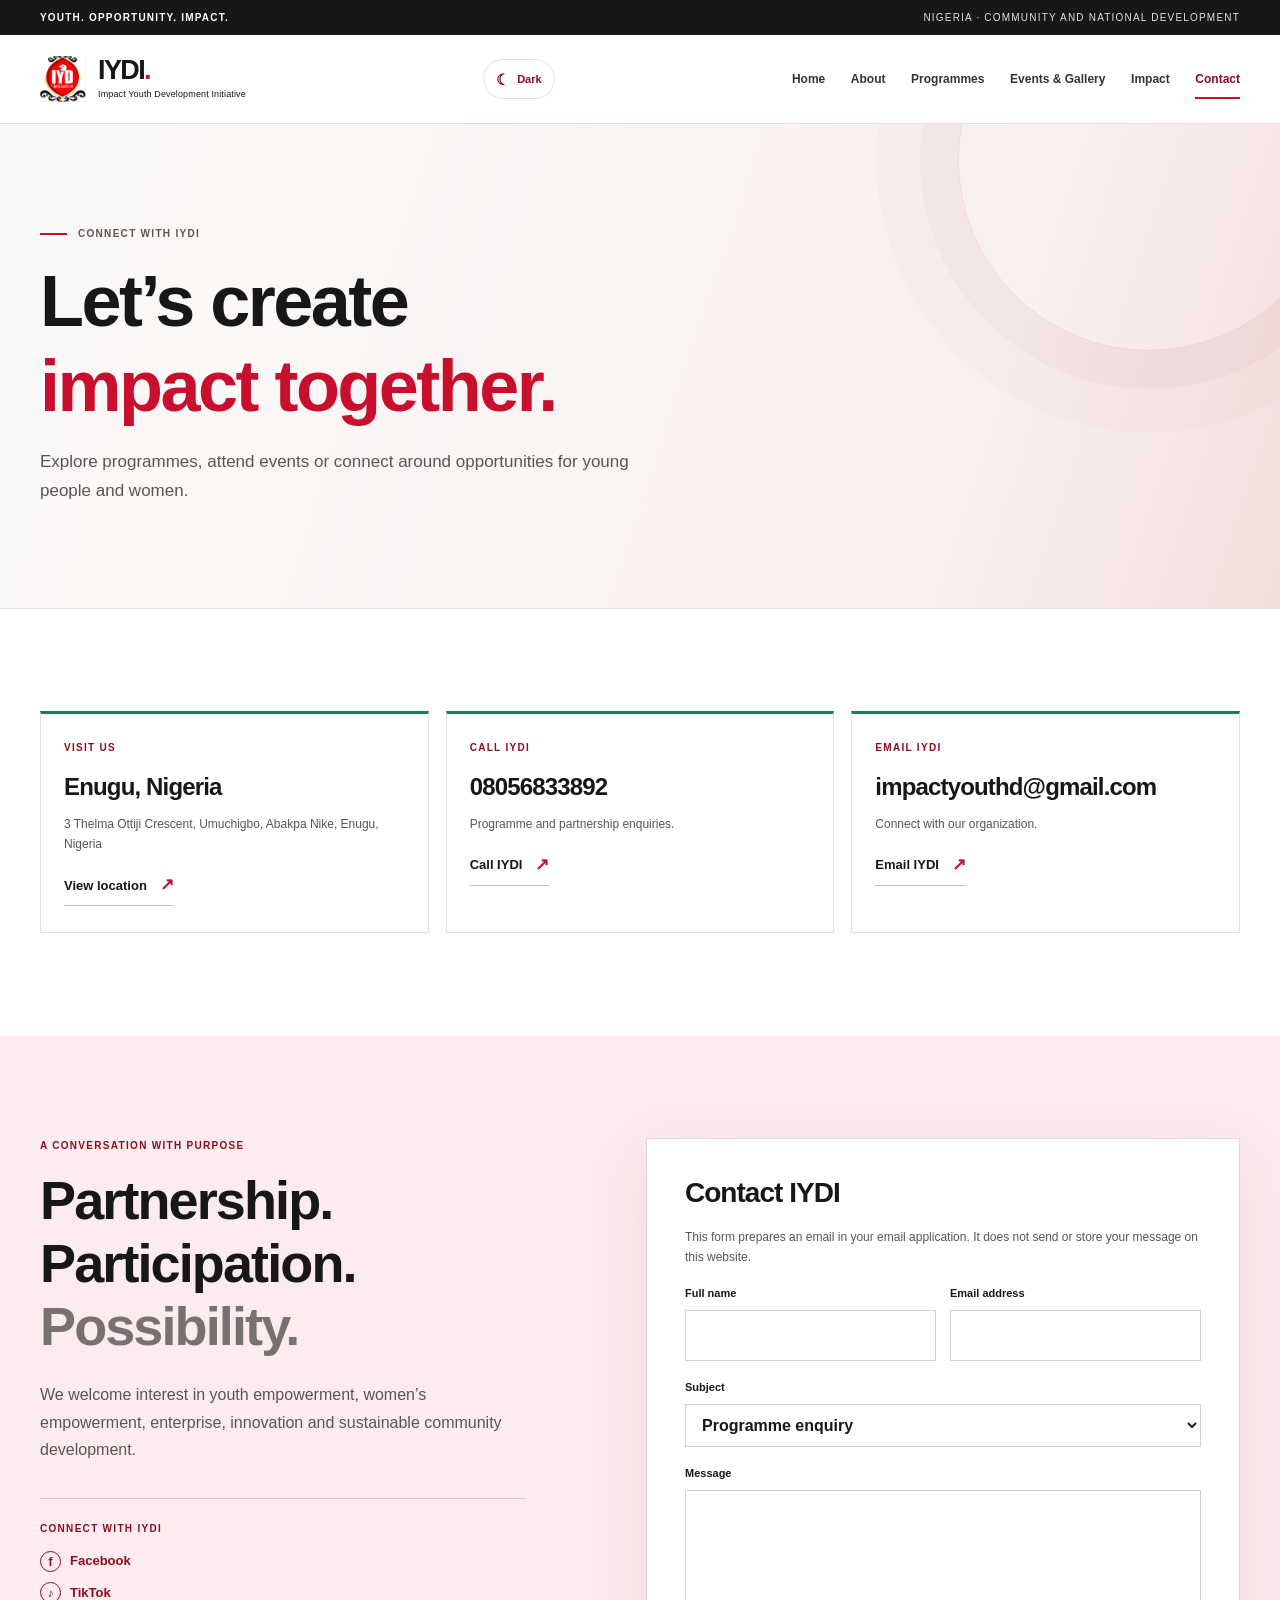
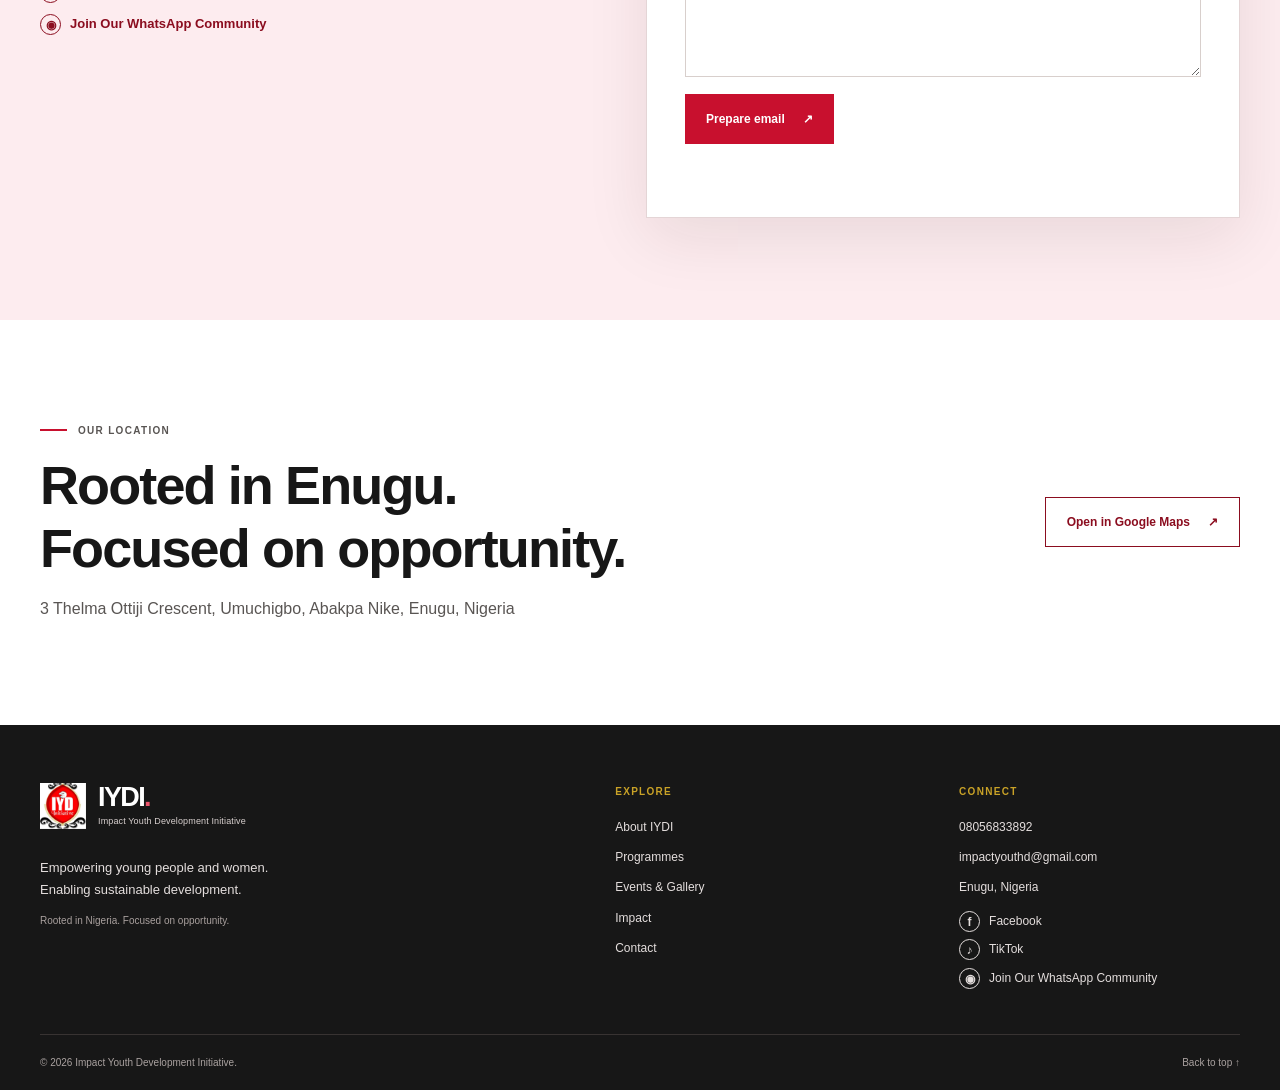
<file: contact.html>
<!doctype html>
<html lang="en">
  <head>
    <meta charset="utf-8">
    <meta name="viewport" content="width=device-width, initial-scale=1">
    <meta name="description" content="Contact Impact Youth Development Initiative in Enugu, Nigeria, by phone or email for programme, event and partnership enquiries.">
    <meta name="author" content="Impact Youth Development Initiative">
    <meta property="og:type" content="website">
    <meta property="og:title" content="Contact IYDI — Impact Youth Development Initiative">
    <meta property="og:description" content="Connect with Impact Youth Development Initiative in Enugu, Nigeria.">
    <meta name="twitter:card" content="summary">
    <title>Contact IYDI — Impact Youth Development Initiative</title>
    <link rel="icon" href="favicon.png" type="image/png">
    <link rel="stylesheet" href="css/style.css">
    <script src="js/script.js" defer></script>
  </head>
  <body>
    <a class="skip-link" href="#main-content">Skip to content</a>
    <div class="top-strip"><div class="container"><span>Youth. Opportunity. Impact.</span><span>Nigeria · Community and national development</span></div></div>
    <header class="site-header"><div class="container header-inner">
      <a class="brand" href="index.html" aria-label="IYDI home"><img src="favicon.png" width="44" height="44" alt="IYDI emblem"><span><strong>IYDI<span class="brand-dot">.</span></strong><small>Impact Youth Development Initiative</small></span></a>
      <button class="menu-toggle" id="menu-toggle" type="button" aria-controls="primary-navigation" aria-expanded="false" aria-label="Open navigation"><span></span><span></span><span></span></button><button class="theme-toggle" type="button" data-theme-toggle aria-label="Switch to dark mode" aria-pressed="false"><span data-theme-icon aria-hidden="true">☾</span><span data-theme-label>Dark</span></button><nav class="primary-nav" id="primary-navigation" aria-label="Primary navigation"><a href="index.html">Home</a><a href="about.html">About</a><a href="programmes.html">Programmes</a><a href="events-gallery.html">Events &amp; Gallery</a><a href="impact.html">Impact</a><a href="contact.html" aria-current="page">Contact</a></nav>
    </div></header>
    <main id="main-content">
      <section class="page-hero"><div class="container"><p class="eyebrow"><span class="eyebrow-rule"></span>Connect with IYDI</p><h1>Let’s create<br><span>impact together.</span></h1><p class="page-lead">Explore programmes, attend events or connect around opportunities for young people and women.</p></div></section>
      <section class="section"><div class="container contact-cards">
        <article class="contact-card"><p class="eyebrow eyebrow-red">Visit us</p><h2>Enugu, Nigeria</h2><p>3 Thelma Ottiji Crescent, Umuchigbo, Abakpa Nike, Enugu, Nigeria</p><a class="text-link" href="https://www.google.com/maps/search/?api=1&amp;query=3%20Thelma%20Ottiji%20Crescent%2C%20Umuchigbo%2C%20Abakpa%20Nike%2C%20Enugu%2C%20Nigeria" target="_blank" rel="noopener noreferrer">View location <span aria-hidden="true">↗</span></a></article>
        <article class="contact-card"><p class="eyebrow eyebrow-red">Call IYDI</p><h2><a href="tel:+2348056833892">08056833892</a></h2><p>Programme and partnership enquiries.</p><a class="text-link" href="tel:+2348056833892">Call IYDI <span aria-hidden="true">↗</span></a></article>
        <article class="contact-card"><p class="eyebrow eyebrow-red">Email IYDI</p><h2><a href="mailto:impactyouthd@gmail.com">impactyouthd@gmail.com</a></h2><p>Connect with our organization.</p><a class="text-link" href="mailto:impactyouthd@gmail.com">Email IYDI <span aria-hidden="true">↗</span></a></article>
      </div></section>
      <section class="section section-soft-red"><div class="container contact-layout">
        <div><p class="eyebrow eyebrow-red">A conversation with purpose</p><h2>Partnership.<br>Participation.<br><span class="text-muted">Possibility.</span></h2><p class="section-intro">We welcome interest in youth empowerment, women’s empowerment, enterprise, innovation and sustainable community development.</p><div class="social-note"><p class="eyebrow eyebrow-red">Connect with IYDI</p><ul class="contact-social-links"><li><a href="https://www.facebook.com/share/1PqtPcezF1/" target="_blank" rel="noopener noreferrer" aria-label="IYDI on Facebook"><span aria-hidden="true">f</span> Facebook</a></li><li><a href="https://vm.tiktok.com/ZSbQTHK1B/" target="_blank" rel="noopener noreferrer" aria-label="IYDI on TikTok"><span aria-hidden="true">♪</span> TikTok</a></li><li><a href="https://chat.whatsapp.com/FxVD3NsNHljEipnUst0n83?s=sh&amp;p=a&amp;ilr=4&amp;iam=0" target="_blank" rel="noopener noreferrer" aria-label="Join the IYDI WhatsApp Community"><span aria-hidden="true">◉</span> Join Our WhatsApp Community</a></li></ul></div></div>
        <form class="contact-form" data-contact-form>
          <h2>Contact IYDI</h2>
          <p>This form prepares an email in your email application. It does not send or store your message on this website.</p>
          <div class="form-row"><label for="contact-name">Full name<input id="contact-name" name="name" autocomplete="name" required maxlength="150"></label><label for="contact-email">Email address<input id="contact-email" name="email" type="email" autocomplete="email" required maxlength="254"></label></div>
          <label for="contact-subject">Subject<select id="contact-subject" name="subject"><option>Programme enquiry</option><option>Partnership enquiry</option><option>Event enquiry</option><option>General enquiry</option></select></label>
          <label for="contact-message">Message<textarea id="contact-message" name="message" rows="6" required maxlength="5000"></textarea></label>
          <button class="button button-primary" type="submit">Prepare email <span aria-hidden="true">↗</span></button>
          <p class="form-status" data-form-status role="status" aria-live="polite"></p>
        </form>
      </div></section>
      <section class="section"><div class="container location-band"><div><p class="eyebrow"><span class="eyebrow-rule"></span>Our location</p><h2>Rooted in Enugu.<br>Focused on opportunity.</h2><p>3 Thelma Ottiji Crescent, Umuchigbo, Abakpa Nike, Enugu, Nigeria</p></div><a class="button button-outline-dark" href="https://www.google.com/maps/search/?api=1&amp;query=3%20Thelma%20Ottiji%20Crescent%2C%20Umuchigbo%2C%20Abakpa%20Nike%2C%20Enugu%2C%20Nigeria" target="_blank" rel="noopener noreferrer">Open in Google Maps <span aria-hidden="true">↗</span></a></div></section>
    </main>
    <footer class="site-footer"><div class="container footer-main">
      <div class="footer-brand-block"><a class="brand footer-brand" href="index.html"><img src="favicon.png" width="44" height="44" alt=""><span><strong>IYDI<span class="brand-dot">.</span></strong><small>Impact Youth Development Initiative</small></span></a><p>Empowering young people and women.<br>Enabling sustainable development.</p><span class="footer-location">Rooted in Nigeria. Focused on opportunity.</span></div>
      <div><p class="footer-heading">Explore</p><ul class="footer-links"><li><a href="about.html">About IYDI</a></li><li><a href="programmes.html">Programmes</a></li><li><a href="events-gallery.html">Events &amp; Gallery</a></li><li><a href="impact.html">Impact</a></li><li><a href="contact.html">Contact</a></li></ul></div>
      <div><p class="footer-heading">Connect</p><ul class="footer-links"><li><a href="tel:+2348056833892">08056833892</a></li><li><a href="mailto:impactyouthd@gmail.com">impactyouthd@gmail.com</a></li><li>Enugu, Nigeria</li></ul><ul class="footer-links social-links" aria-label="IYDI social links"><li><a href="https://www.facebook.com/share/1PqtPcezF1/" target="_blank" rel="noopener noreferrer" aria-label="IYDI on Facebook"><span aria-hidden="true">f</span> Facebook</a></li><li><a href="https://vm.tiktok.com/ZSbQTHK1B/" target="_blank" rel="noopener noreferrer" aria-label="IYDI on TikTok"><span aria-hidden="true">♪</span> TikTok</a></li><li><a href="https://chat.whatsapp.com/FxVD3NsNHljEipnUst0n83?s=sh&amp;p=a&amp;ilr=4&amp;iam=0" target="_blank" rel="noopener noreferrer" aria-label="Join the IYDI WhatsApp Community"><span aria-hidden="true">◉</span> Join Our WhatsApp Community</a></li></ul></div>
    </div><div class="container footer-bottom"><span>© <span data-current-year>2026</span> Impact Youth Development Initiative.</span><a href="#main-content">Back to top ↑</a></div></footer>
  </body>
</html>
</file>
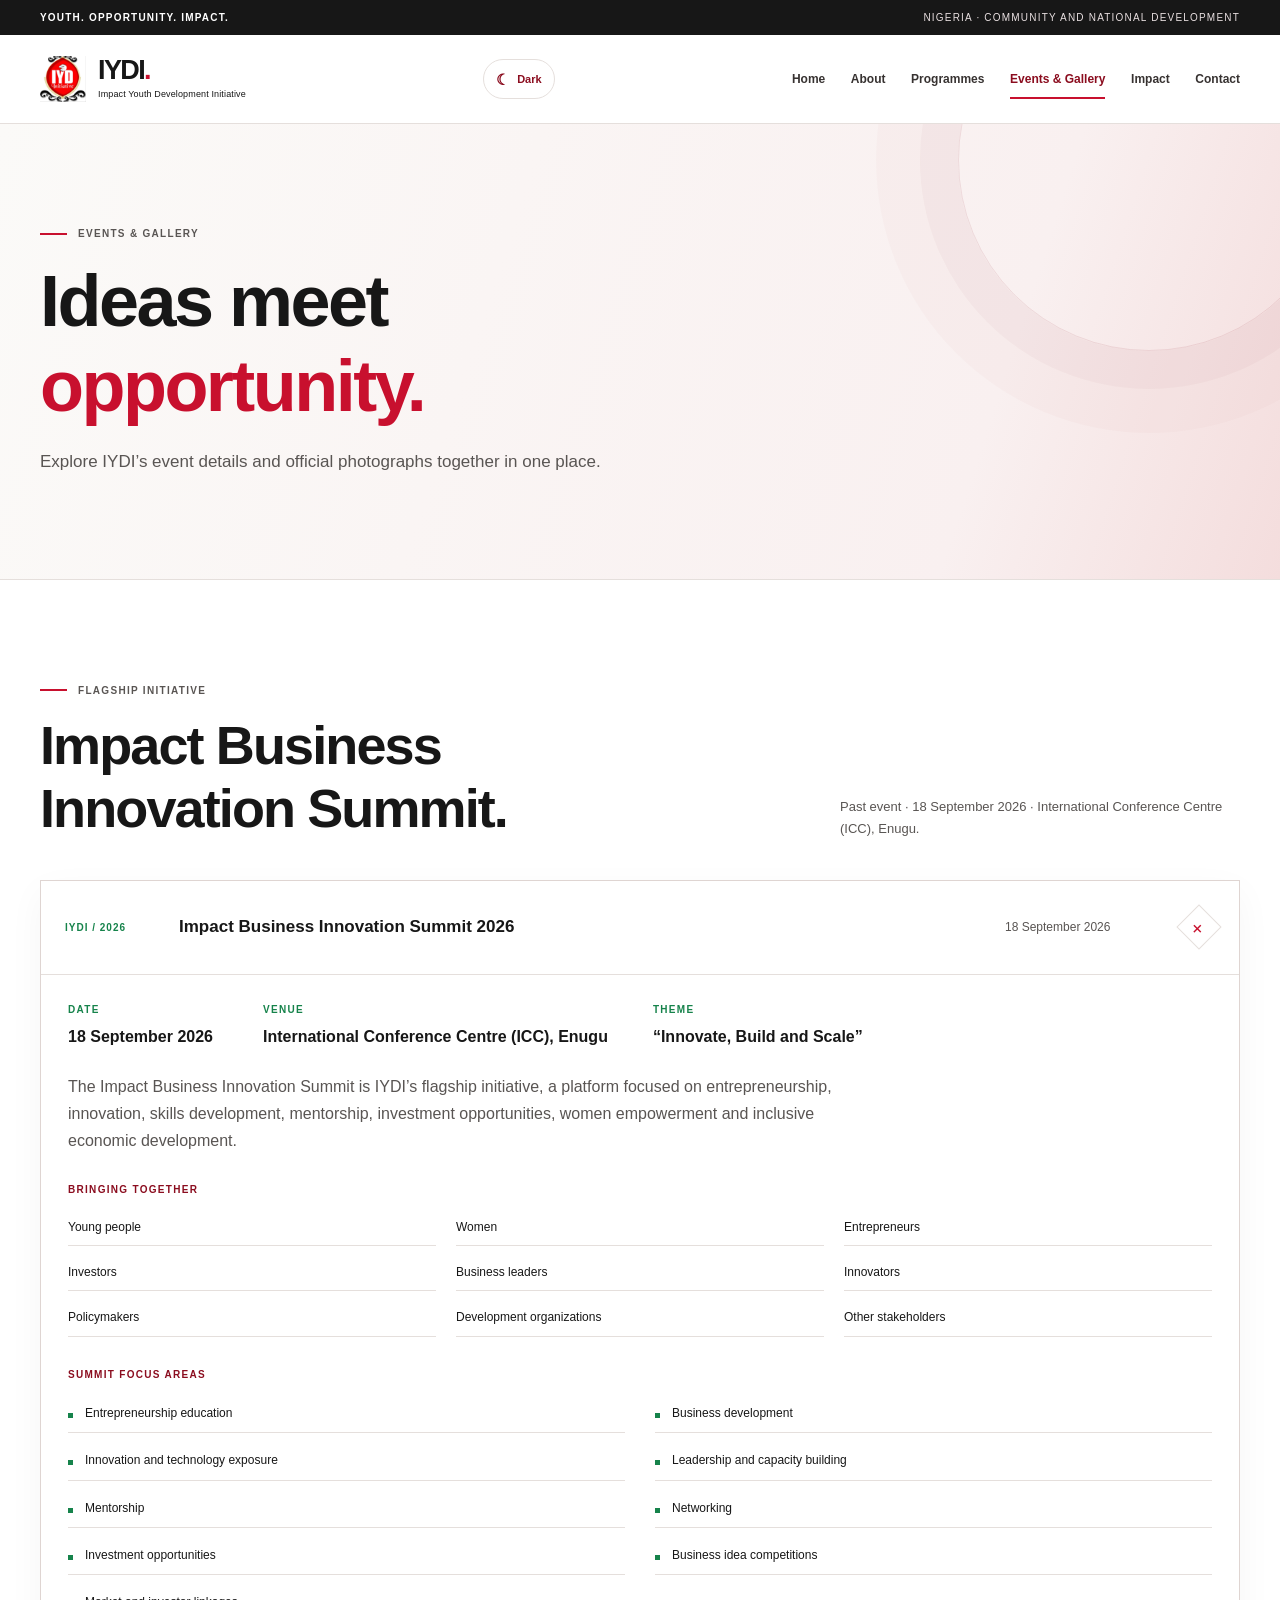
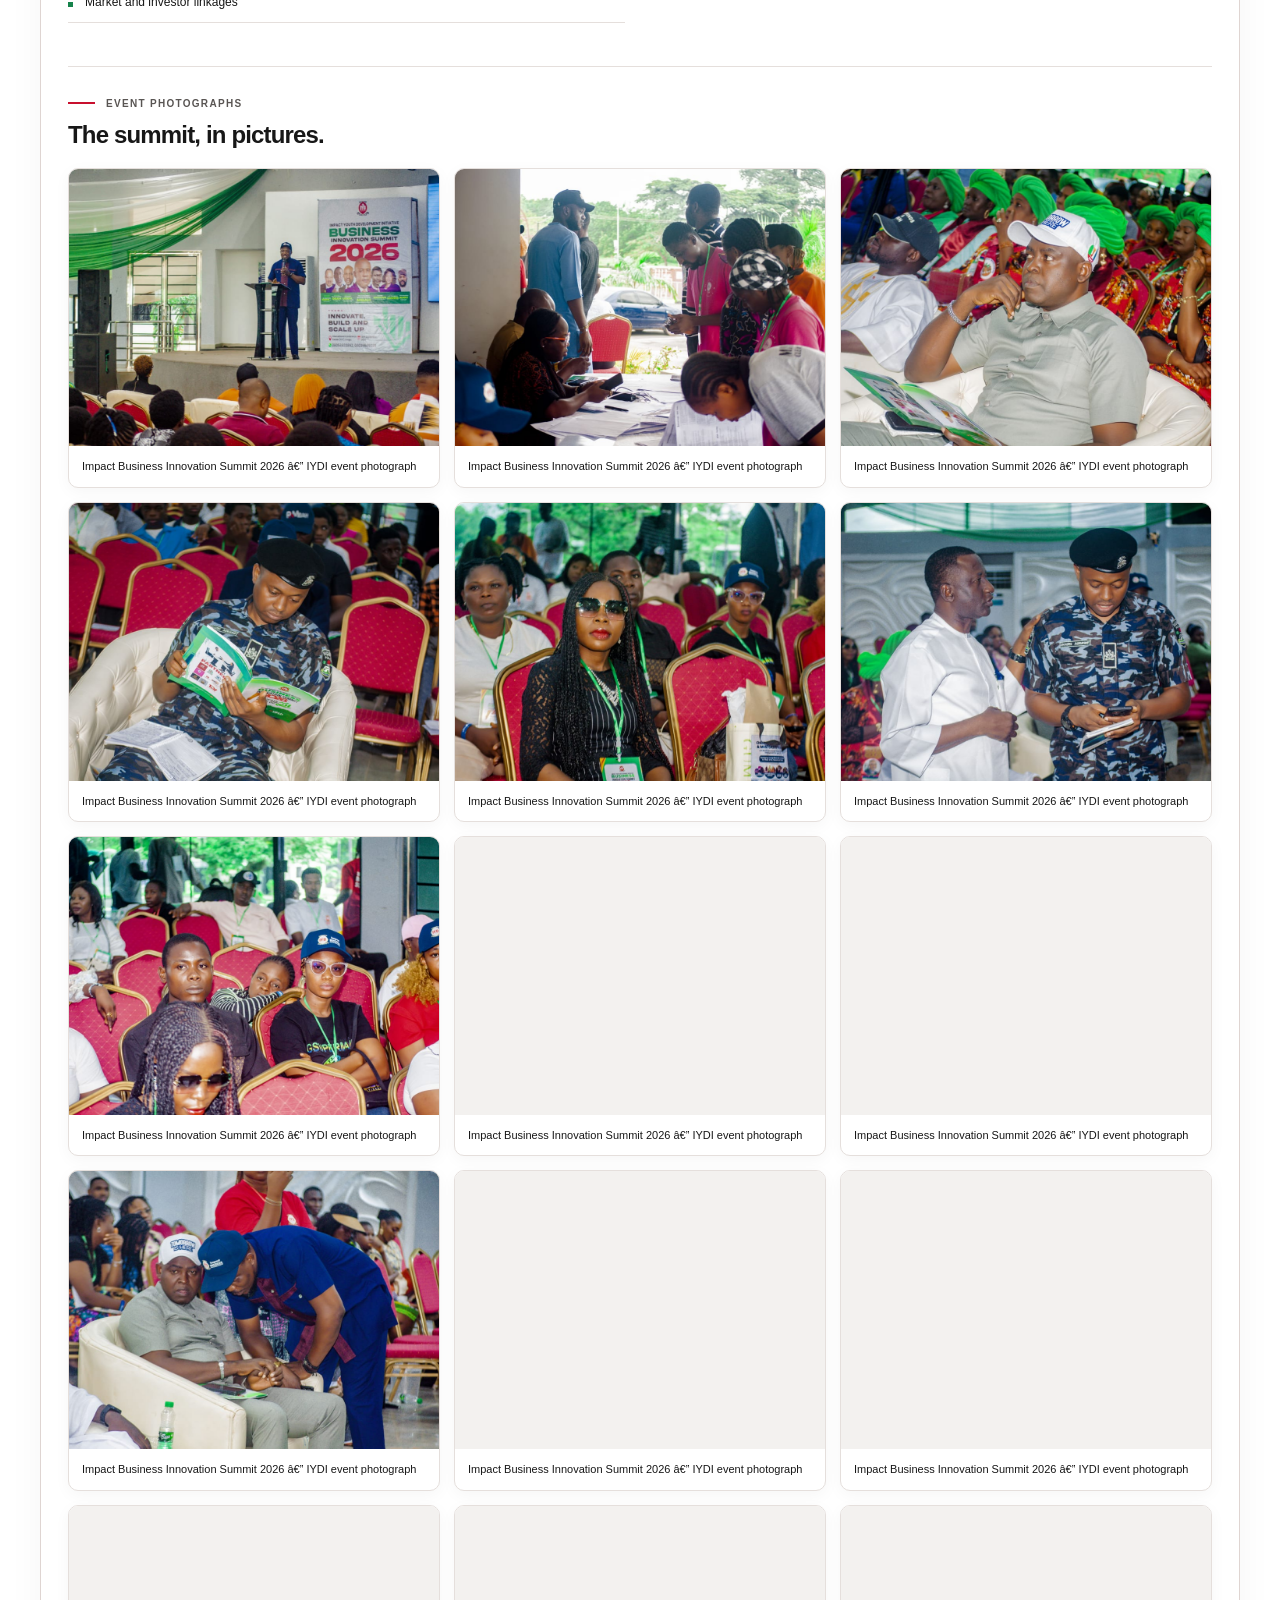
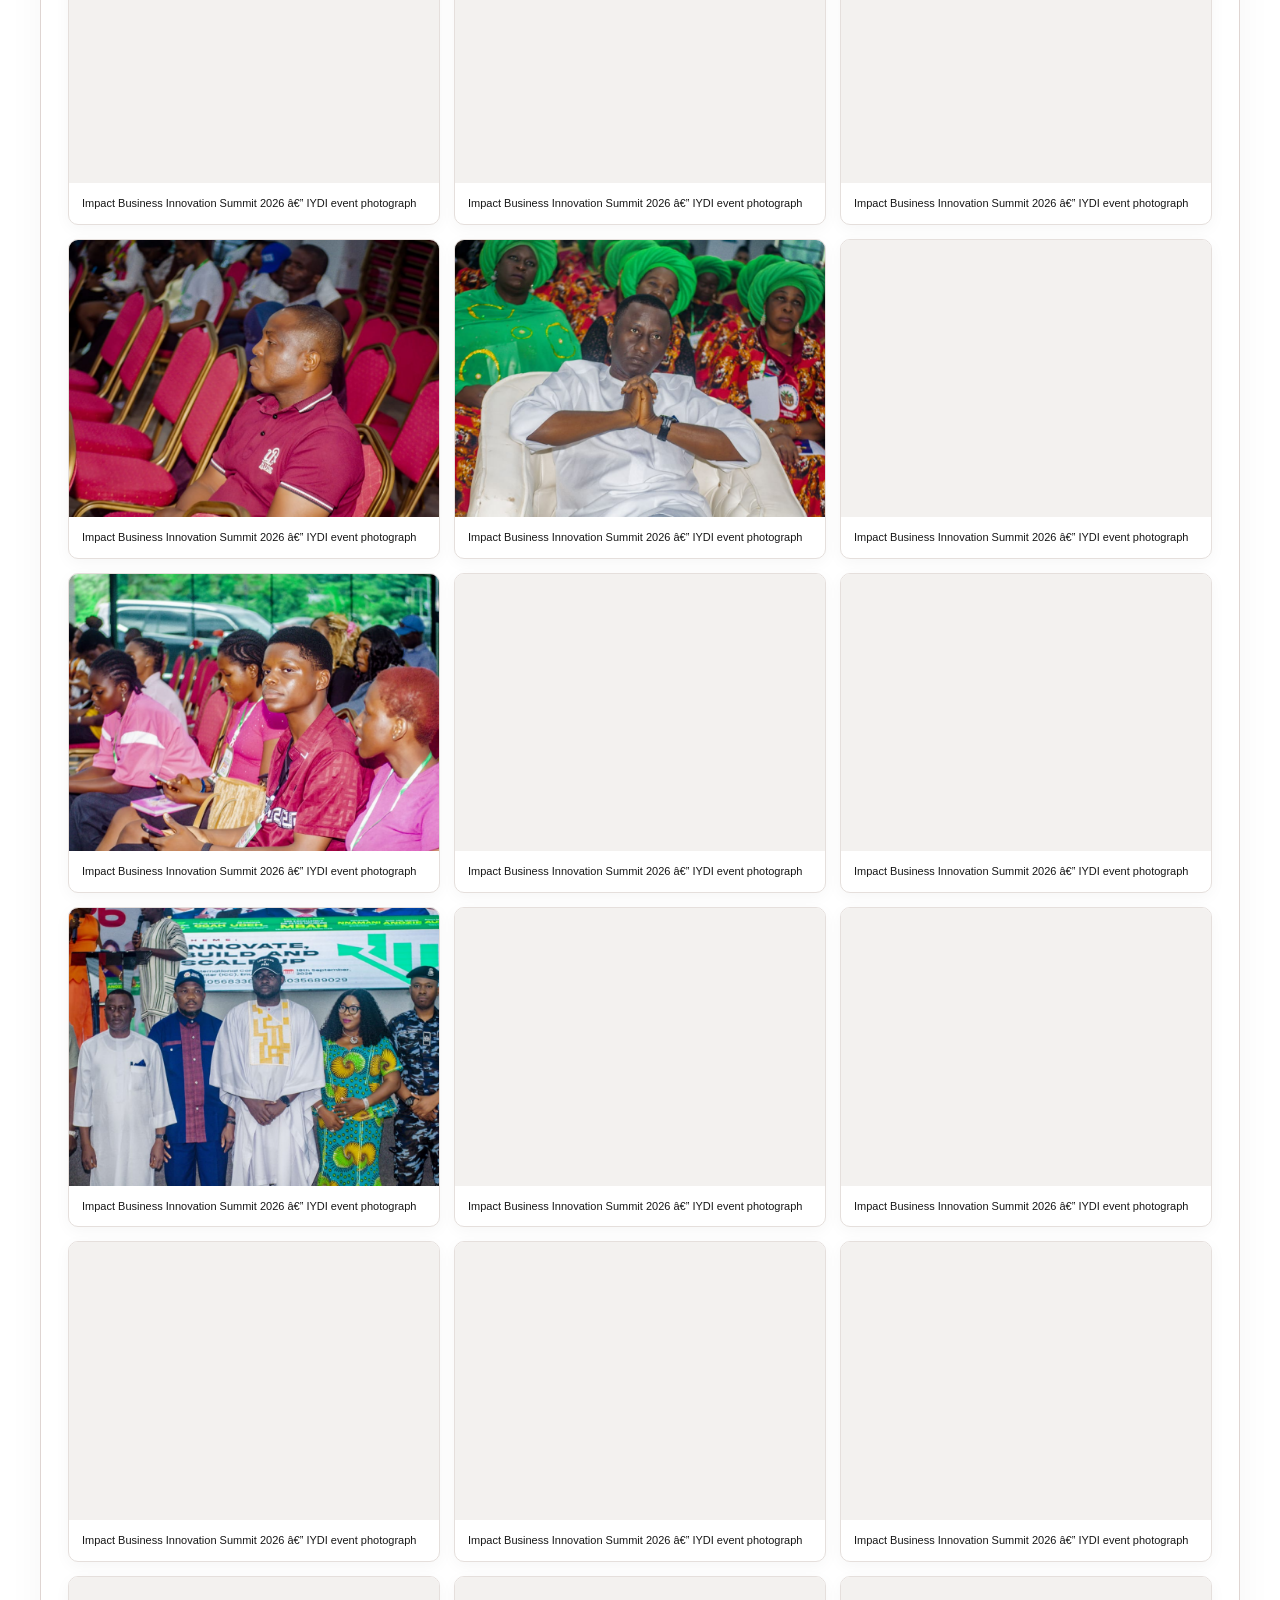
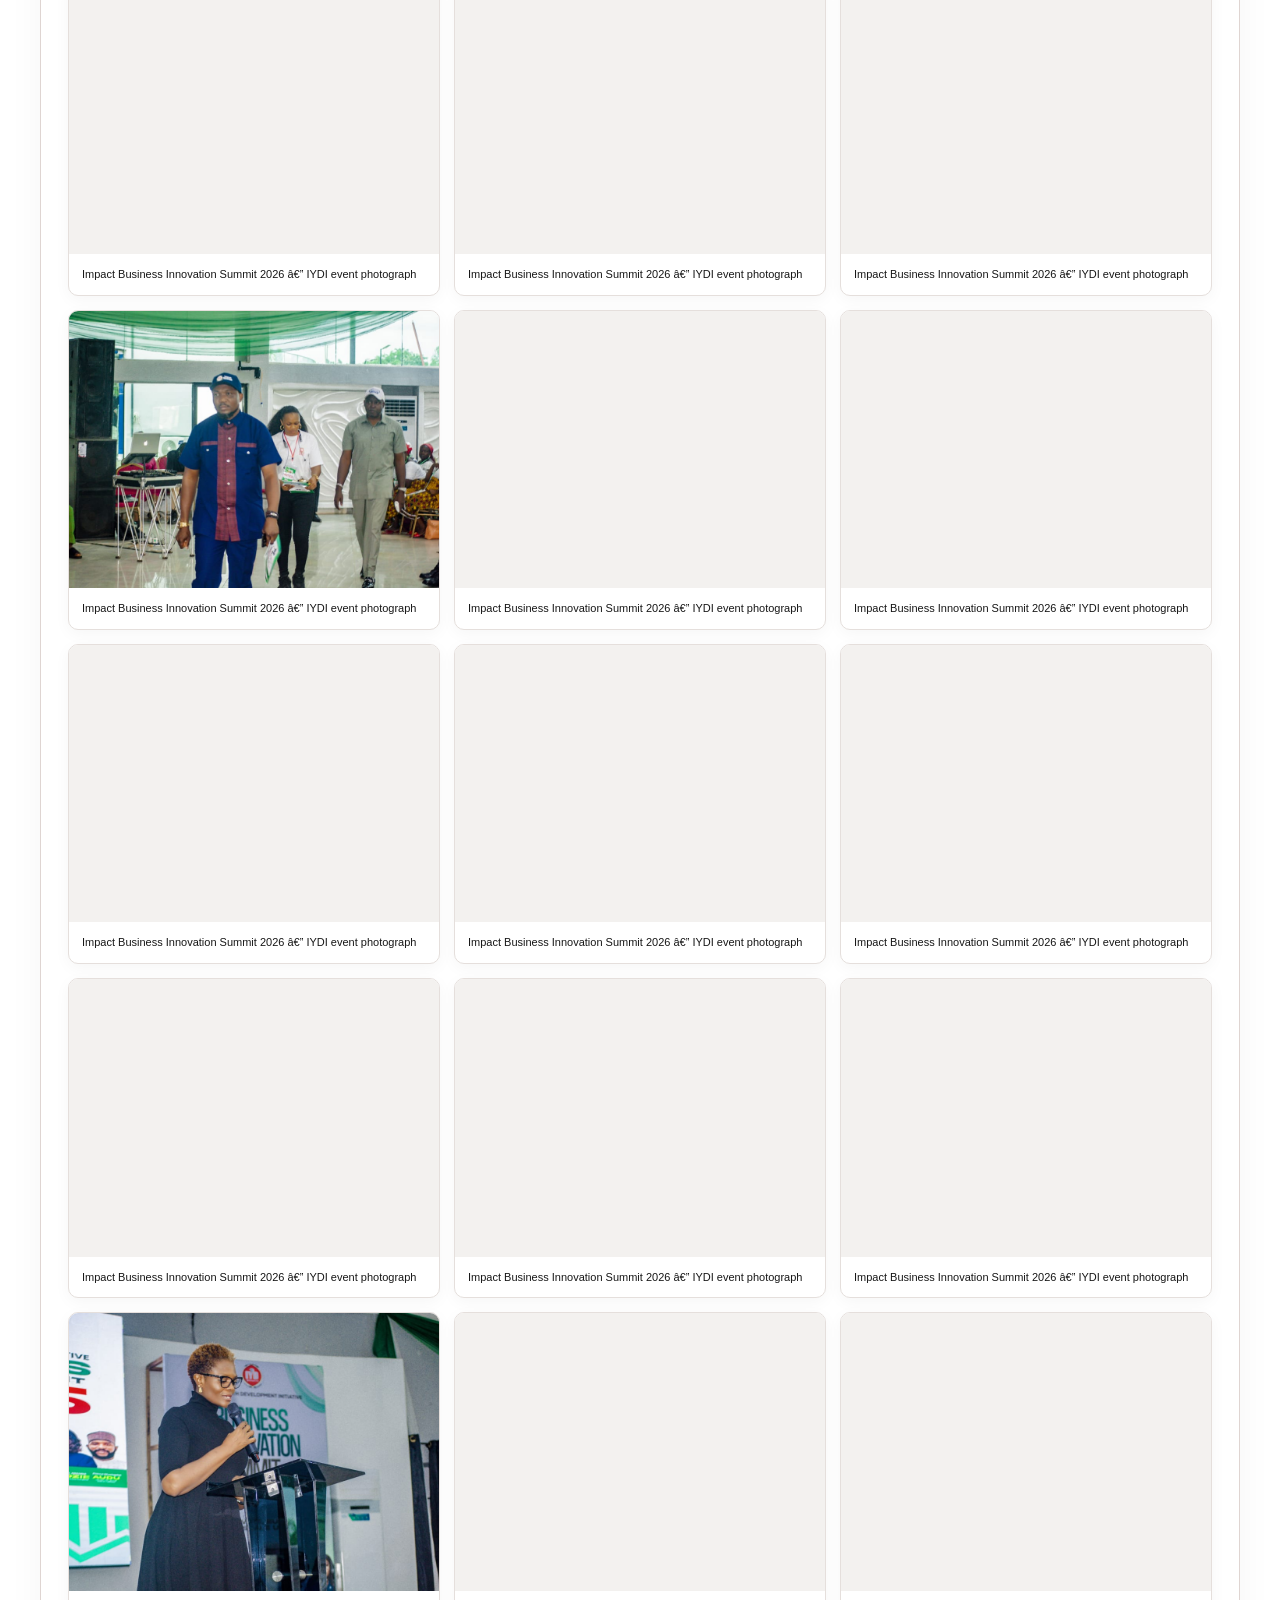
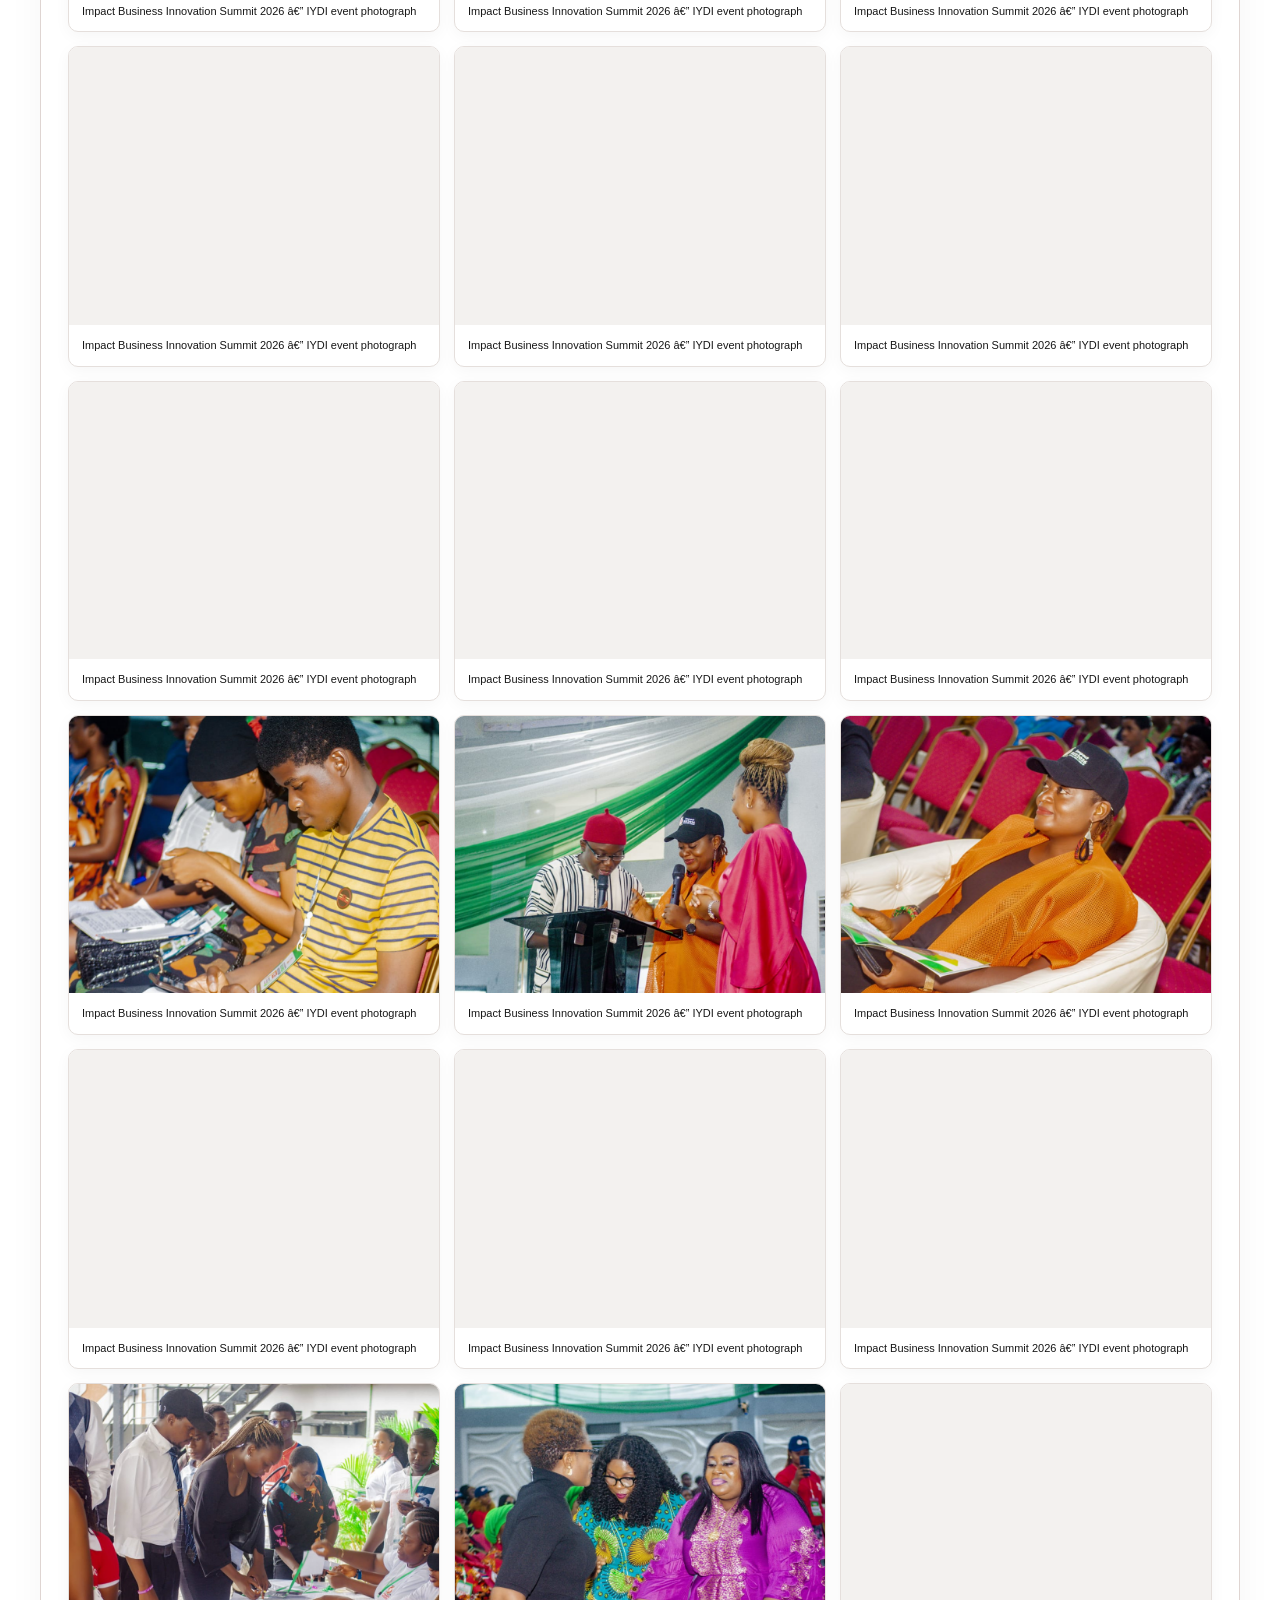
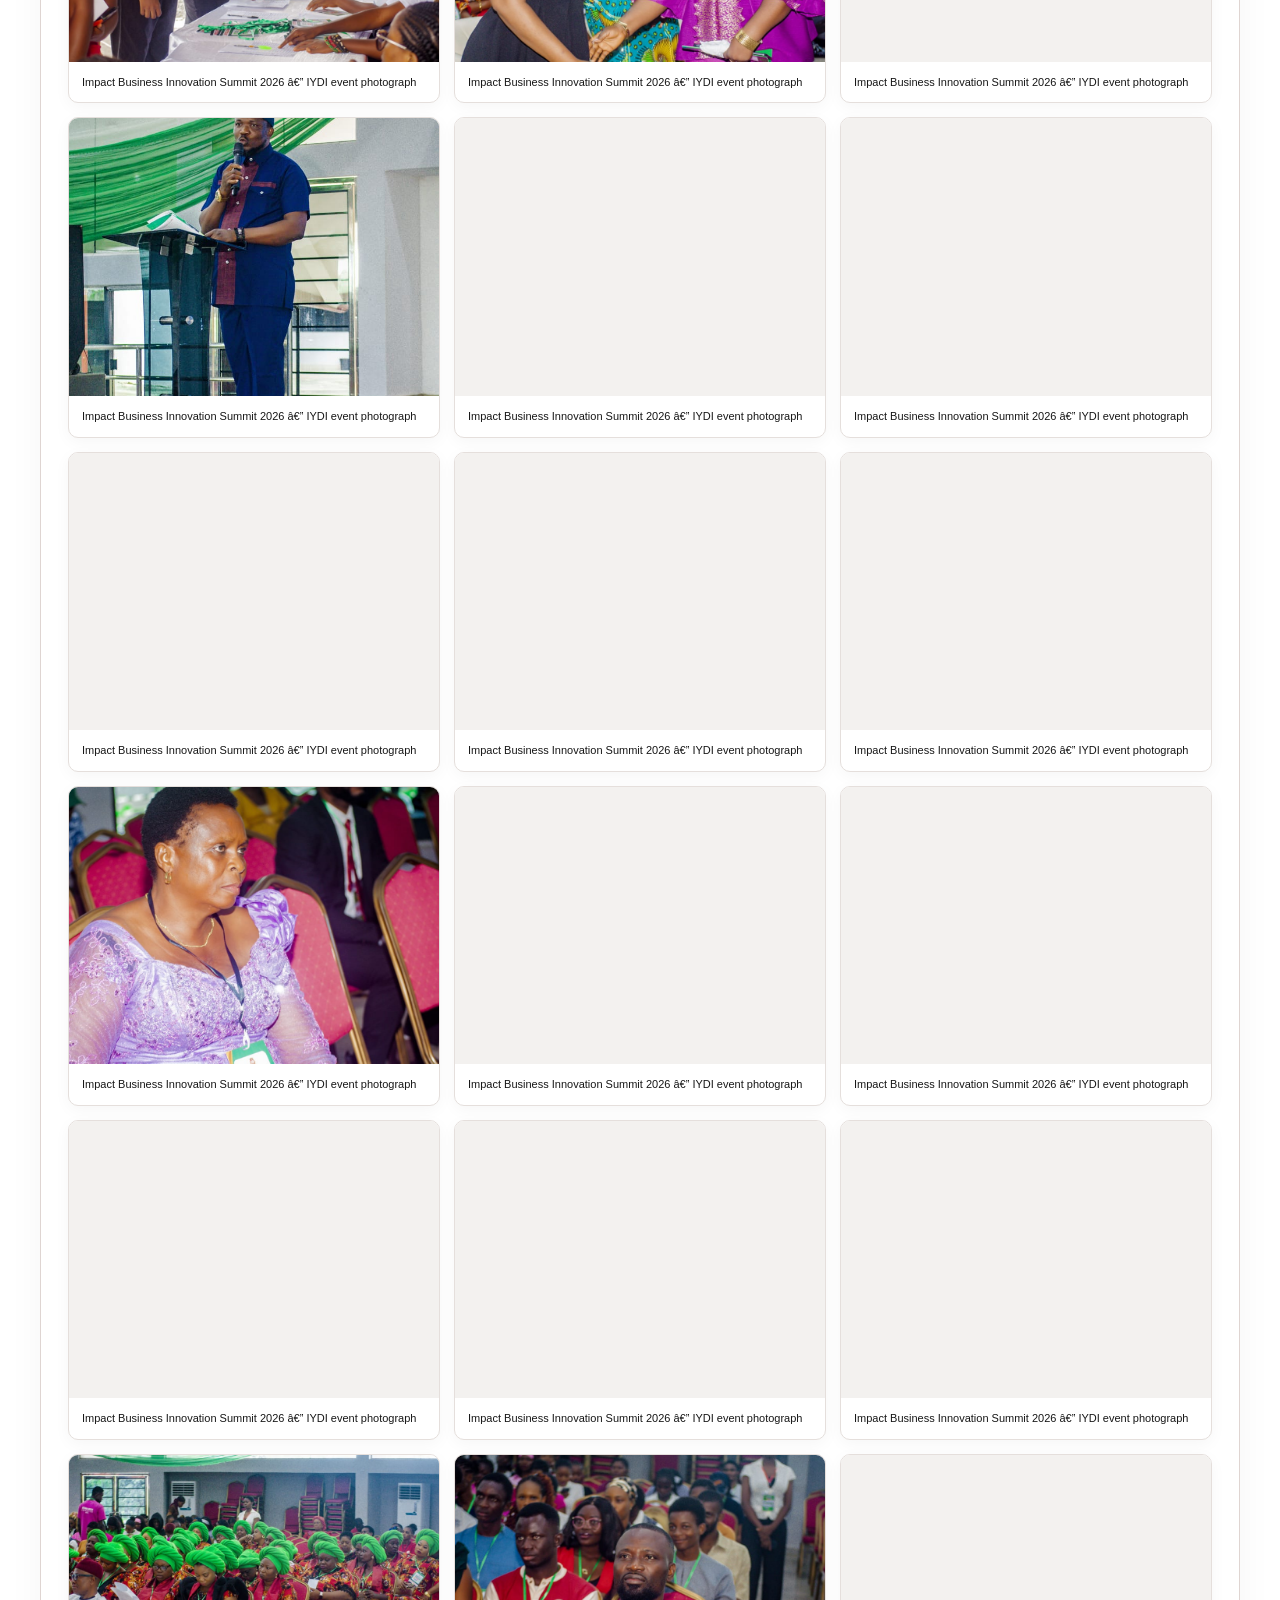
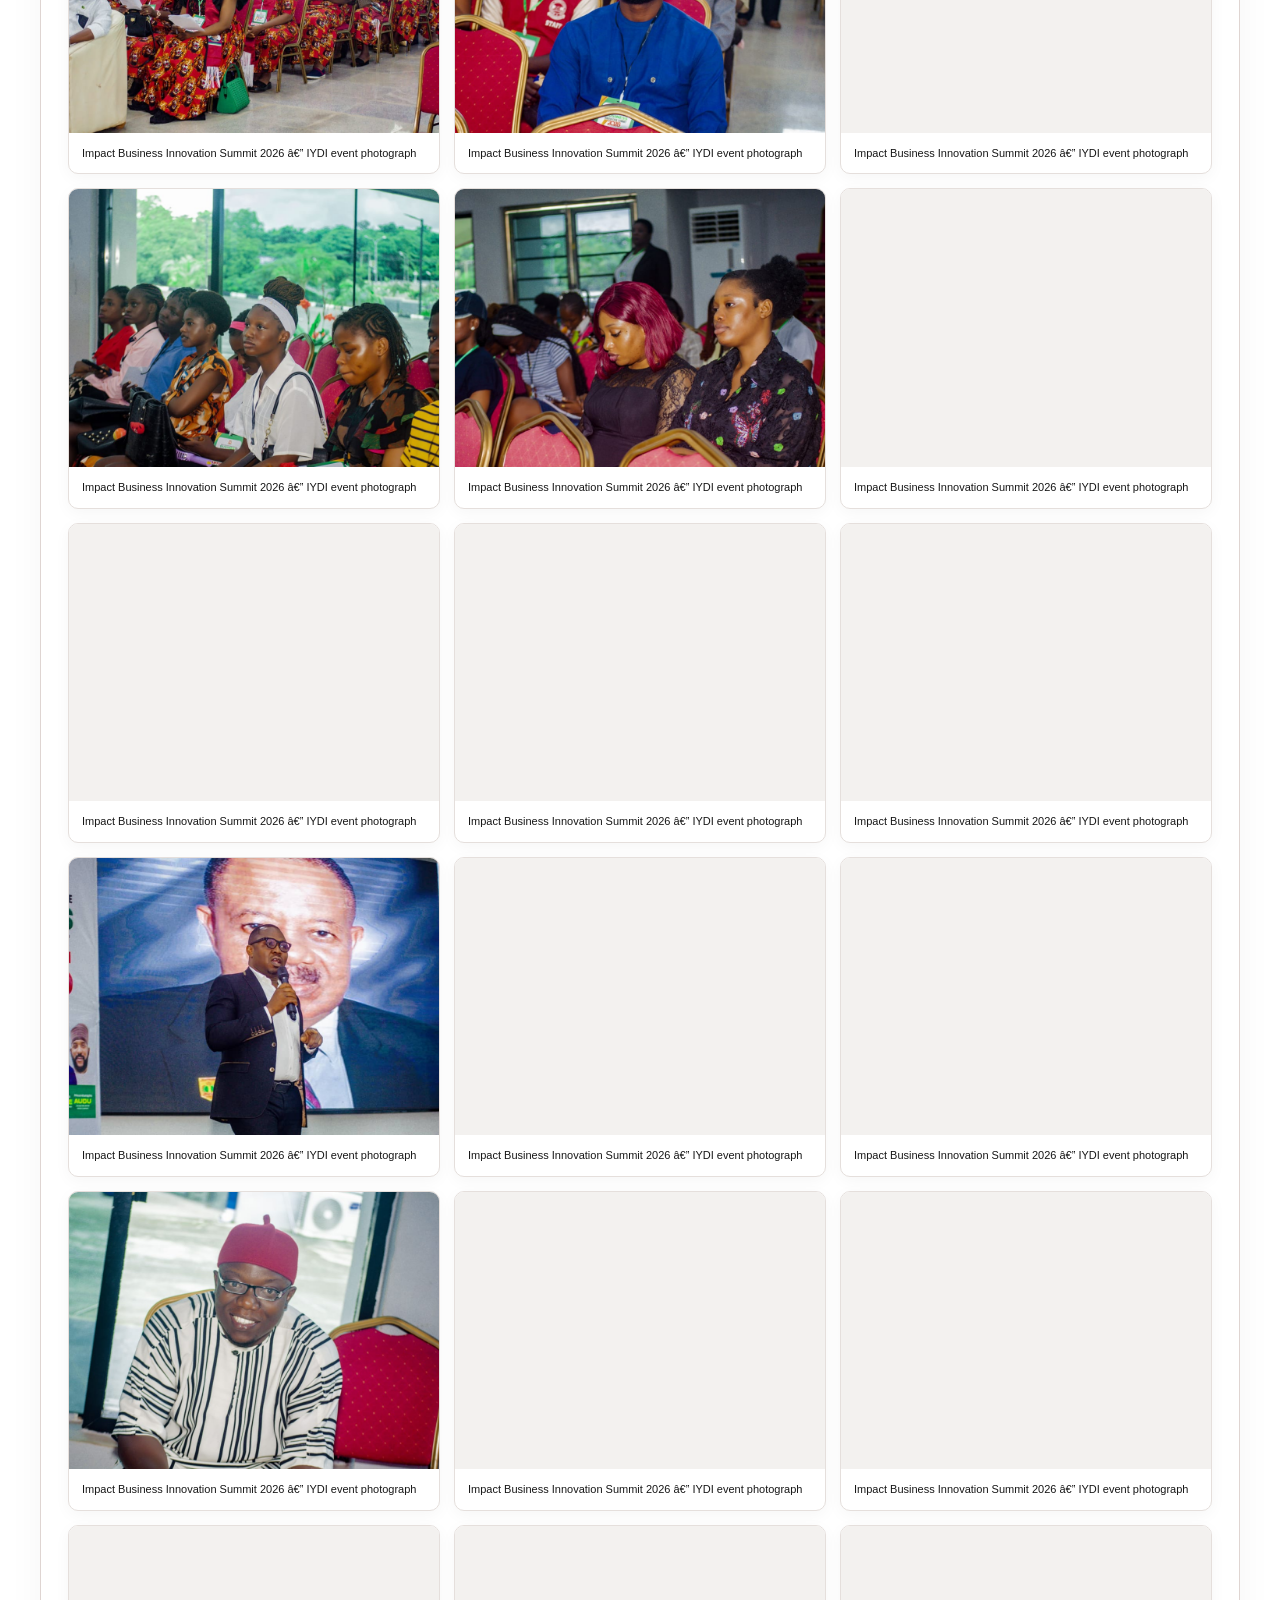
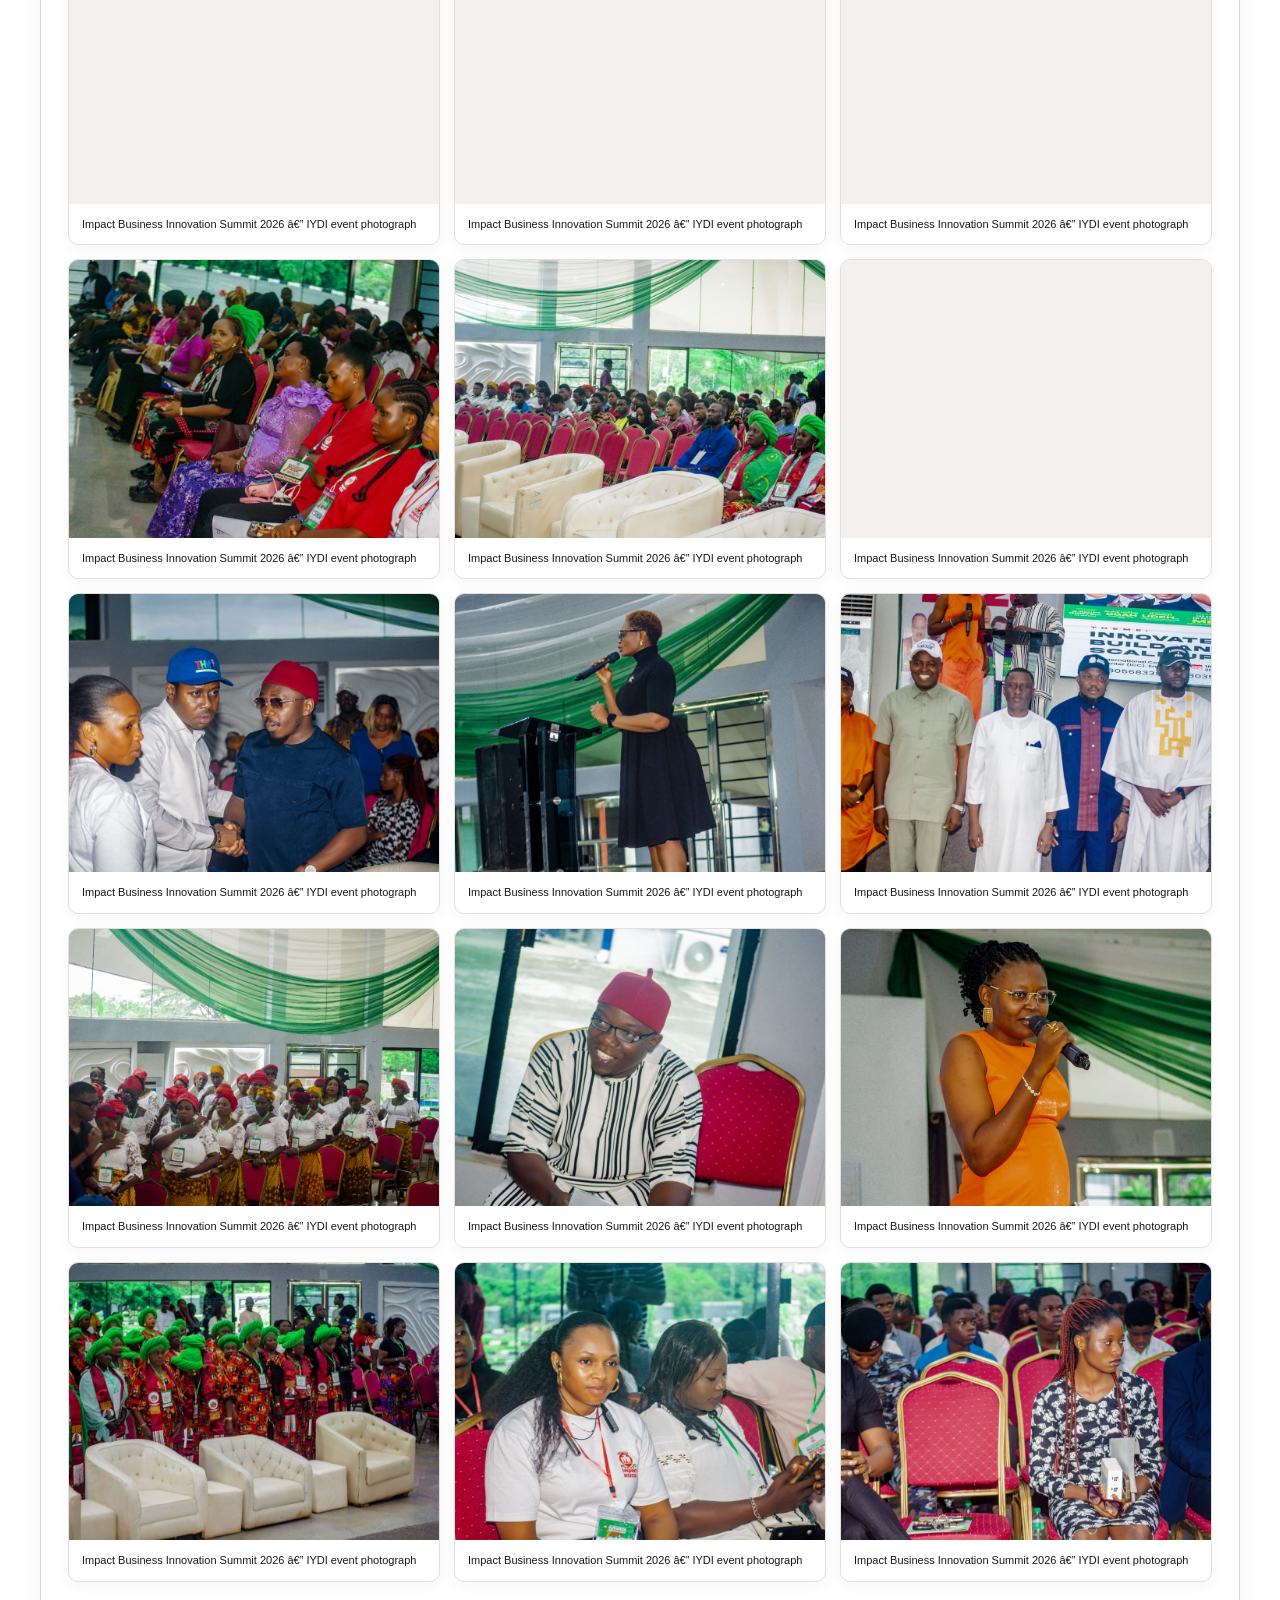
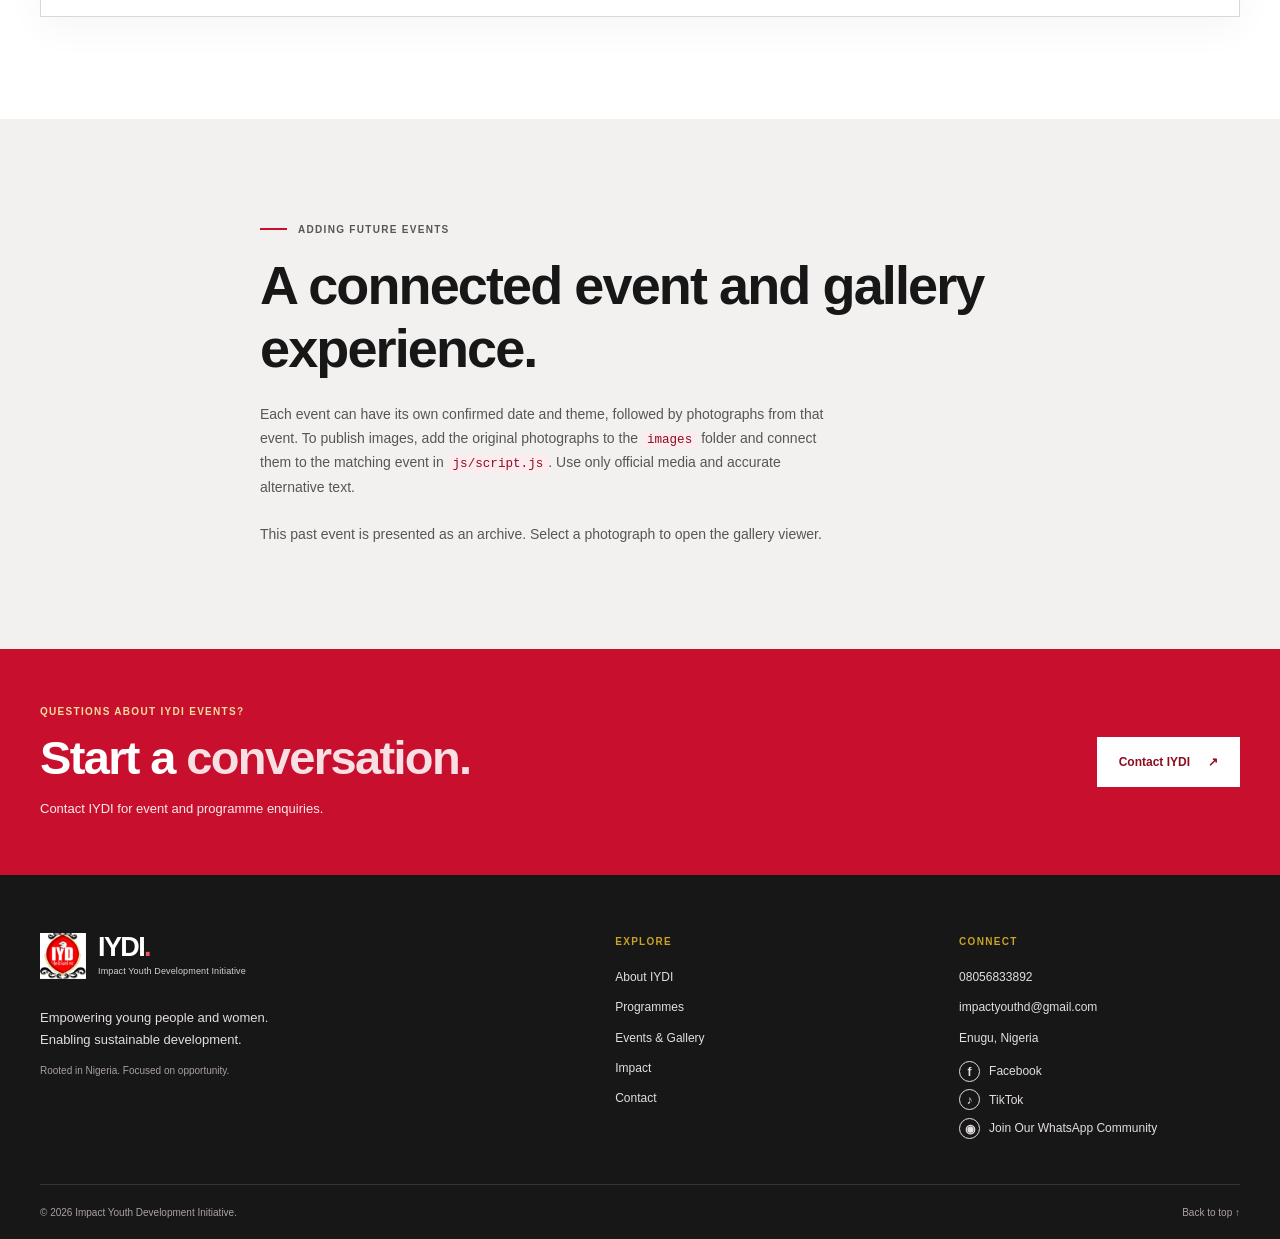
<file: events-gallery.html>
<!doctype html>
<html lang="en">
  <head>
    <meta charset="utf-8">
    <meta name="viewport" content="width=device-width, initial-scale=1">
    <meta name="description" content="Event information and official photographs from Impact Youth Development Initiative. See the confirmed details of the Impact Business Innovation Summit 2026.">
    <meta name="author" content="Impact Youth Development Initiative">
    <meta property="og:type" content="website">
    <meta property="og:title" content="Events &amp; Gallery — Impact Youth Development Initiative">
    <meta property="og:description" content="Explore IYDI events and the photographs belonging to each event.">
    <meta name="twitter:card" content="summary">
    <title>Events &amp; Gallery — Impact Youth Development Initiative</title>
    <link rel="icon" href="favicon.png" type="image/png">
    <link rel="stylesheet" href="css/style.css">
    <script src="js/script.js" defer></script>
  </head>
  <body>
    <a class="skip-link" href="#main-content">Skip to content</a>
    <div class="top-strip"><div class="container"><span>Youth. Opportunity. Impact.</span><span>Nigeria · Community and national development</span></div></div>
    <header class="site-header"><div class="container header-inner">
      <a class="brand" href="index.html" aria-label="IYDI home"><img src="favicon.png" width="44" height="44" alt="IYDI emblem"><span><strong>IYDI<span class="brand-dot">.</span></strong><small>Impact Youth Development Initiative</small></span></a>
      <button class="menu-toggle" id="menu-toggle" type="button" aria-controls="primary-navigation" aria-expanded="false" aria-label="Open navigation"><span></span><span></span><span></span></button><button class="theme-toggle" type="button" data-theme-toggle aria-label="Switch to dark mode" aria-pressed="false"><span data-theme-icon aria-hidden="true">☾</span><span data-theme-label>Dark</span></button><nav class="primary-nav" id="primary-navigation" aria-label="Primary navigation"><a href="index.html">Home</a><a href="about.html">About</a><a href="programmes.html">Programmes</a><a href="events-gallery.html" aria-current="page">Events &amp; Gallery</a><a href="impact.html">Impact</a><a href="contact.html">Contact</a></nav>
    </div></header>
    <main id="main-content">
      <section class="page-hero"><div class="container"><p class="eyebrow"><span class="eyebrow-rule"></span>Events &amp; Gallery</p><h1>Ideas meet<br><span>opportunity.</span></h1><p class="page-lead">Explore IYDI’s event details and official photographs together in one place.</p></div></section>
      <section class="section"><div class="container">
        <div class="section-heading"><div><p class="eyebrow"><span class="eyebrow-rule"></span>Flagship initiative</p><h2>Impact Business<br>Innovation Summit.</h2></div><p class="heading-aside">Past event · 18 September 2026 · International Conference Centre (ICC), Enugu.</p></div>
        <details class="event-details" id="impact-business-innovation-summit-2026" open>
          <summary class="event-summary"><span class="event-summary-number">IYDI / 2026</span><span class="event-summary-title">Impact Business Innovation Summit 2026</span><span class="event-summary-date"><time datetime="2026-09-18">18 September 2026</time></span><span class="summary-toggle" aria-hidden="true">+</span></summary>
          <div class="event-content">
            <div class="event-facts"><div><span class="eyebrow">Date</span><p><time datetime="2026-09-18">18 September 2026</time></p></div><div><span class="eyebrow">Venue</span><p>International Conference Centre (ICC), Enugu</p></div><div><span class="eyebrow">Theme</span><p>“Innovate, Build and Scale”</p></div></div>
            <p class="event-description">The Impact Business Innovation Summit is IYDI’s flagship initiative, a platform focused on entrepreneurship, innovation, skills development, mentorship, investment opportunities, women empowerment and inclusive economic development.</p>
            <div class="event-audience"><p class="eyebrow eyebrow-red">Bringing together</p><ul class="audience-list"><li>Young people</li><li>Women</li><li>Entrepreneurs</li><li>Investors</li><li>Business leaders</li><li>Innovators</li><li>Policymakers</li><li>Development organizations</li><li>Other stakeholders</li></ul></div>
            <div class="event-focus"><p class="eyebrow eyebrow-red">Summit focus areas</p><ul><li>Entrepreneurship education</li><li>Business development</li><li>Innovation and technology exposure</li><li>Leadership and capacity building</li><li>Mentorship</li><li>Networking</li><li>Investment opportunities</li><li>Business idea competitions</li><li>Market and investor linkages</li></ul></div>
            <section class="event-gallery" aria-labelledby="summit-gallery-title"><div class="gallery-heading"><div><p class="eyebrow"><span class="eyebrow-rule"></span>Event photographs</p><h3 id="summit-gallery-title">The summit, in pictures.</h3></div></div>
              <div class="photo-grid" data-event-gallery="impact-business-innovation-summit-2026">
                <p class="gallery-empty" data-gallery-empty>No event photographs are available.</p>
              </div>
            </section>
          </div>
        </details>
      </div></section>
      <section class="section section-tint"><div class="container narrow-container"><p class="eyebrow"><span class="eyebrow-rule"></span>Adding future events</p><h2>A connected event and gallery experience.</h2><p class="section-intro">Each event can have its own confirmed date and theme, followed by photographs from that event. To publish images, add the original photographs to the <code>images</code> folder and connect them to the matching event in <code>js/script.js</code>. Use only official media and accurate alternative text.</p><p class="section-intro">This past event is presented as an archive. Select a photograph to open the gallery viewer.</p></div></section>
      <section class="join-band"><div class="container join-layout"><div><p class="eyebrow eyebrow-gold">Questions about IYDI events?</p><h2>Start a <em>conversation.</em></h2><p>Contact IYDI for event and programme enquiries.</p></div><a class="button button-light" href="contact.html">Contact IYDI <span aria-hidden="true">↗</span></a></div></section>
    </main>
    <dialog class="lightbox" id="photo-lightbox" aria-label="Photograph viewer">
      <div class="lightbox-inner"><button class="lightbox-close" type="button" data-lightbox-close aria-label="Close photograph viewer">Close <span aria-hidden="true">×</span></button><figure><img data-lightbox-image alt="" hidden><figcaption data-lightbox-caption></figcaption></figure><div class="lightbox-controls"><button type="button" data-lightbox-previous aria-label="Previous photograph">← Previous</button><span data-lightbox-count aria-live="polite"></span><button type="button" data-lightbox-next aria-label="Next photograph">Next →</button></div></div>
    </dialog>
    <footer class="site-footer"><div class="container footer-main">
      <div class="footer-brand-block"><a class="brand footer-brand" href="index.html"><img src="favicon.png" width="44" height="44" alt=""><span><strong>IYDI<span class="brand-dot">.</span></strong><small>Impact Youth Development Initiative</small></span></a><p>Empowering young people and women.<br>Enabling sustainable development.</p><span class="footer-location">Rooted in Nigeria. Focused on opportunity.</span></div>
      <div><p class="footer-heading">Explore</p><ul class="footer-links"><li><a href="about.html">About IYDI</a></li><li><a href="programmes.html">Programmes</a></li><li><a href="events-gallery.html">Events &amp; Gallery</a></li><li><a href="impact.html">Impact</a></li><li><a href="contact.html">Contact</a></li></ul></div>
      <div><p class="footer-heading">Connect</p><ul class="footer-links"><li><a href="tel:+2348056833892">08056833892</a></li><li><a href="mailto:impactyouthd@gmail.com">impactyouthd@gmail.com</a></li><li>Enugu, Nigeria</li></ul><ul class="footer-links social-links" aria-label="IYDI social links"><li><a href="https://www.facebook.com/share/1PqtPcezF1/" target="_blank" rel="noopener noreferrer" aria-label="IYDI on Facebook"><span aria-hidden="true">f</span> Facebook</a></li><li><a href="https://vm.tiktok.com/ZSbQTHK1B/" target="_blank" rel="noopener noreferrer" aria-label="IYDI on TikTok"><span aria-hidden="true">♪</span> TikTok</a></li><li><a href="https://chat.whatsapp.com/FxVD3NsNHljEipnUst0n83?s=sh&amp;p=a&amp;ilr=4&amp;iam=0" target="_blank" rel="noopener noreferrer" aria-label="Join the IYDI WhatsApp Community"><span aria-hidden="true">◉</span> Join Our WhatsApp Community</a></li></ul></div>
    </div><div class="container footer-bottom"><span>© <span data-current-year>2026</span> Impact Youth Development Initiative.</span><a href="#main-content">Back to top ↑</a></div></footer>
  </body>
</html>
</file>
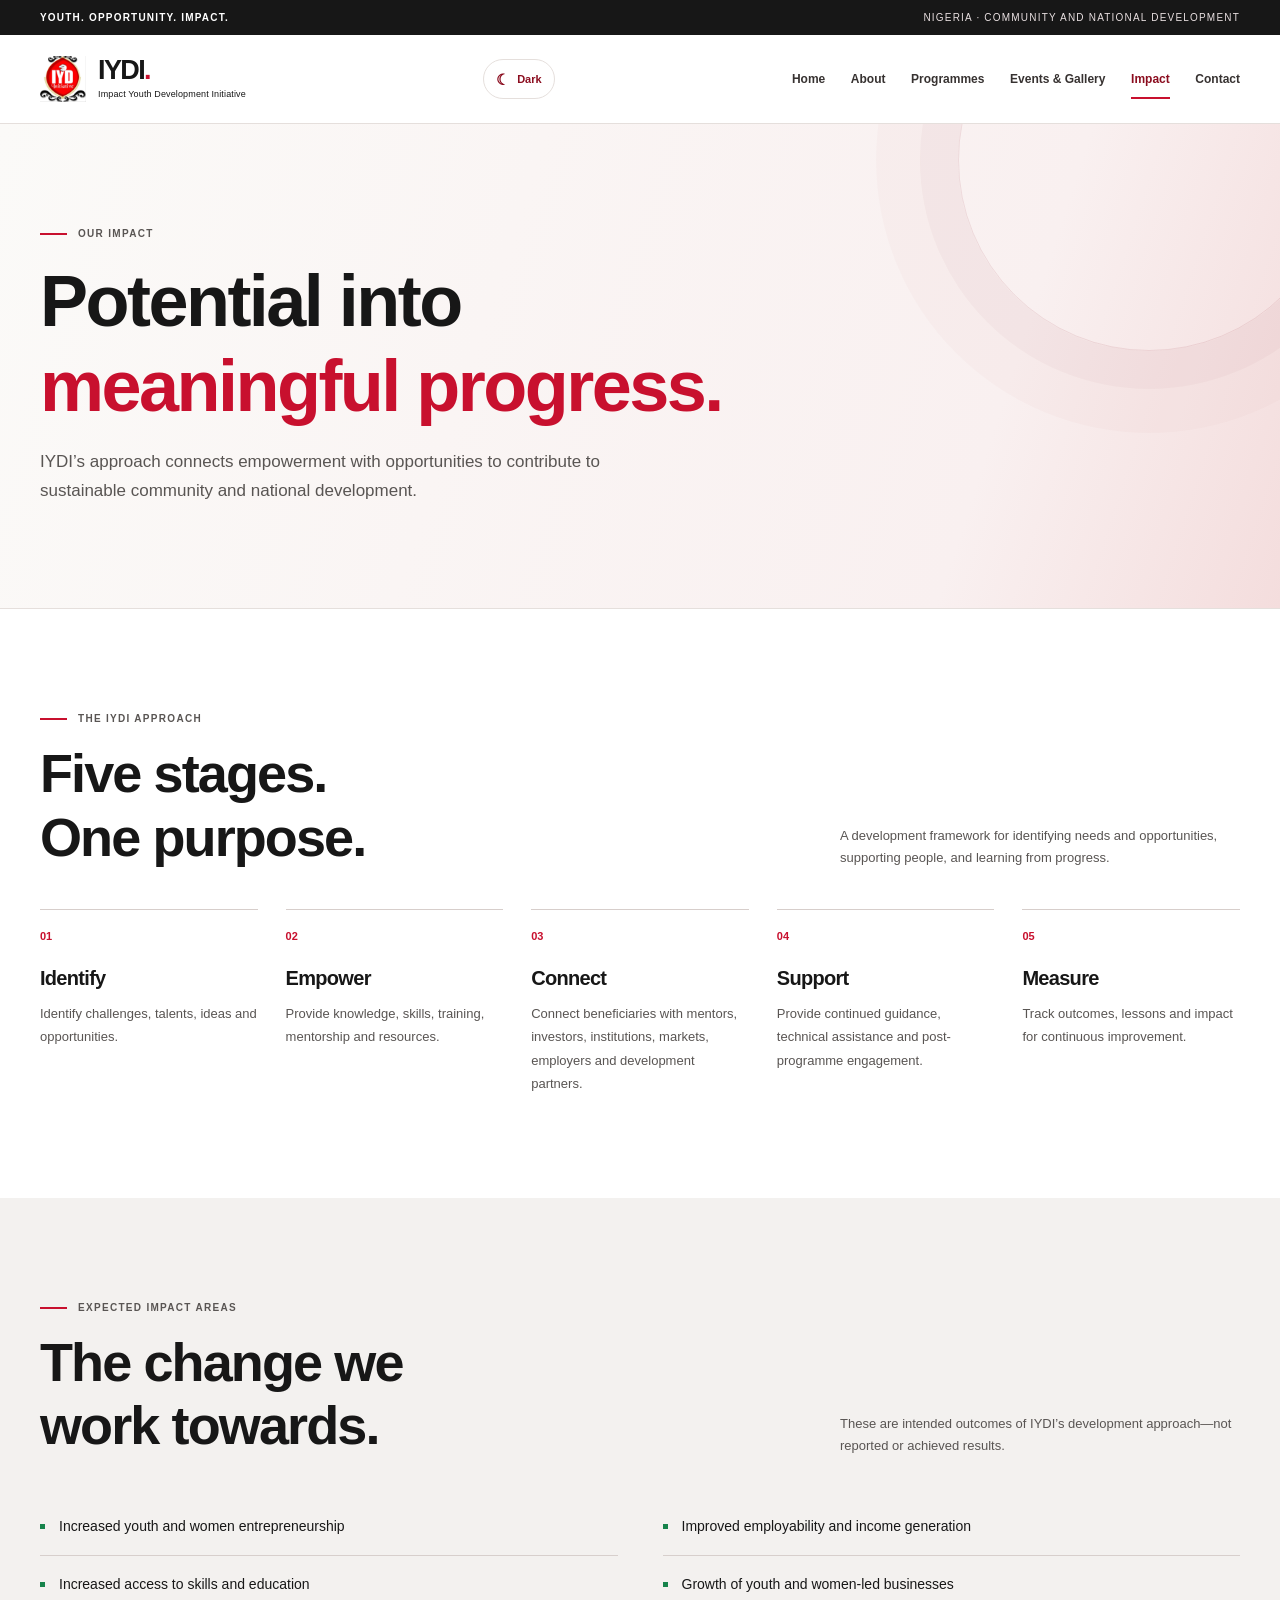
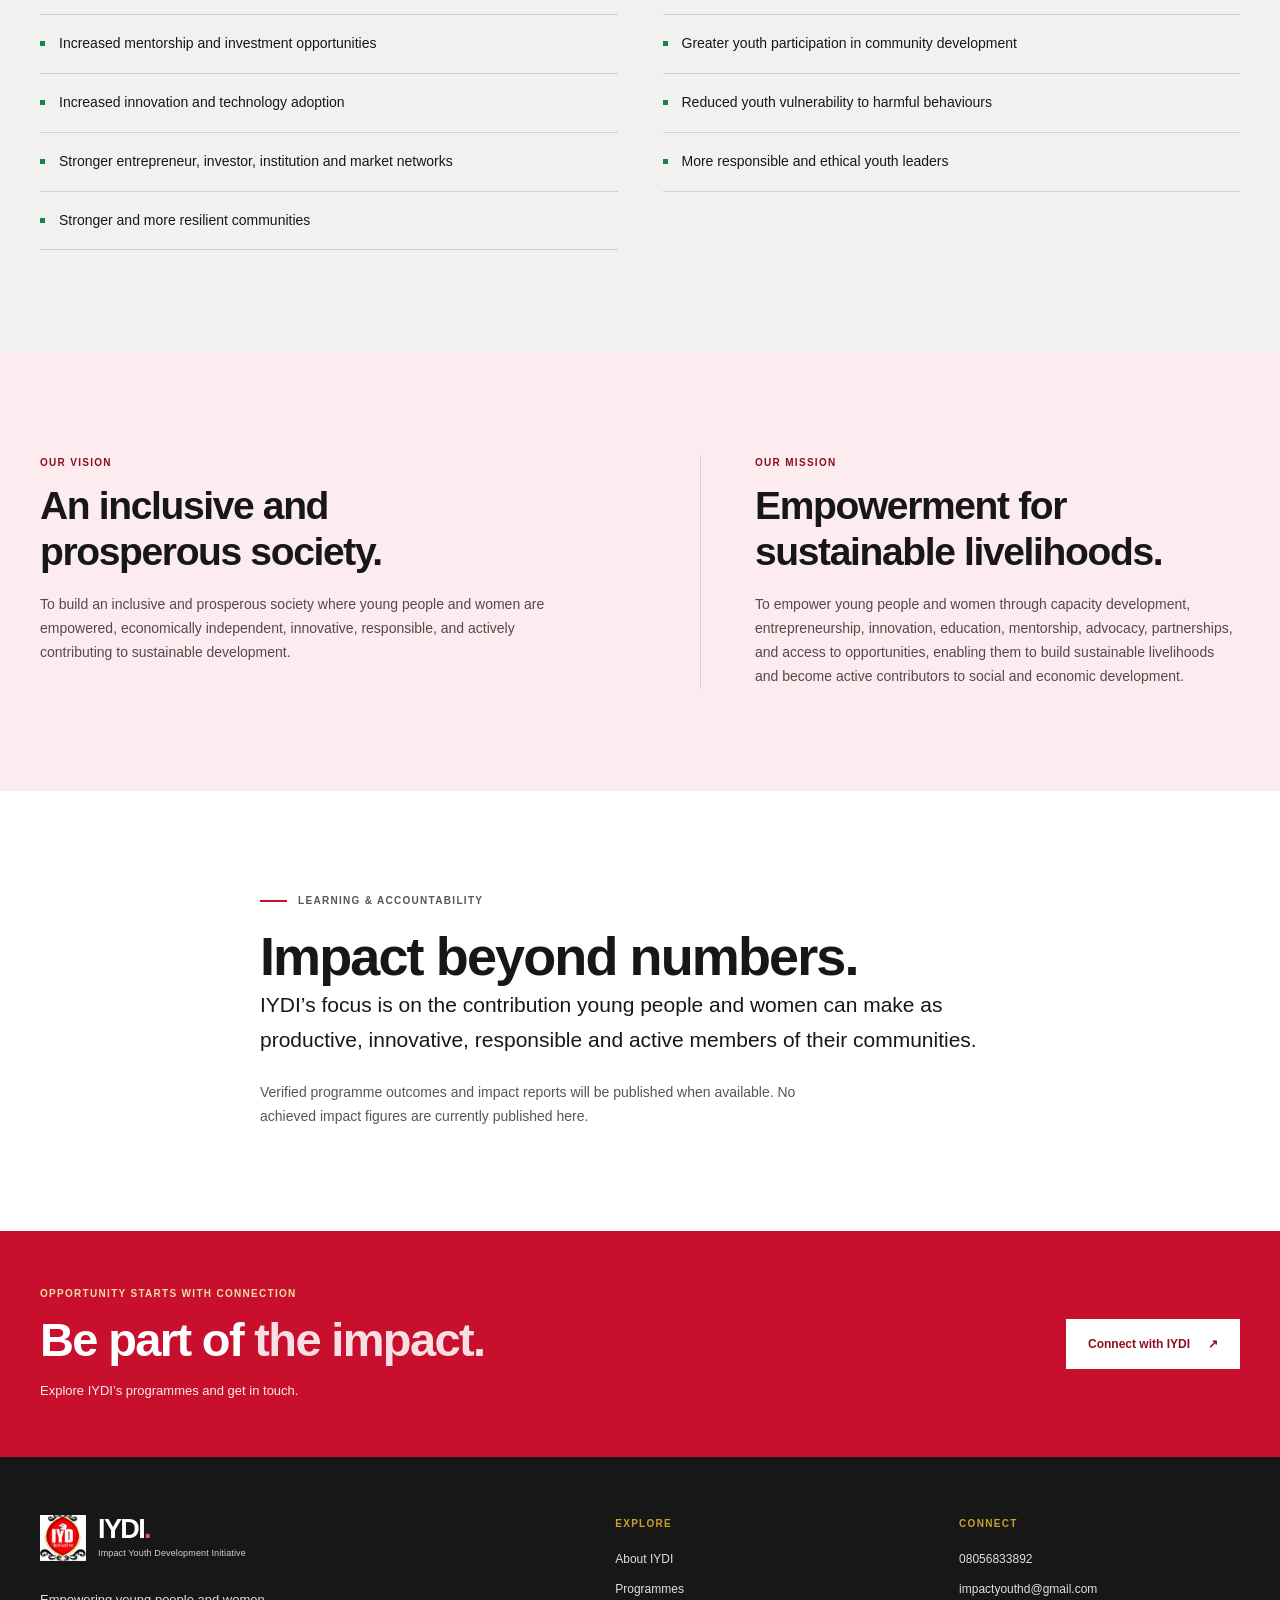
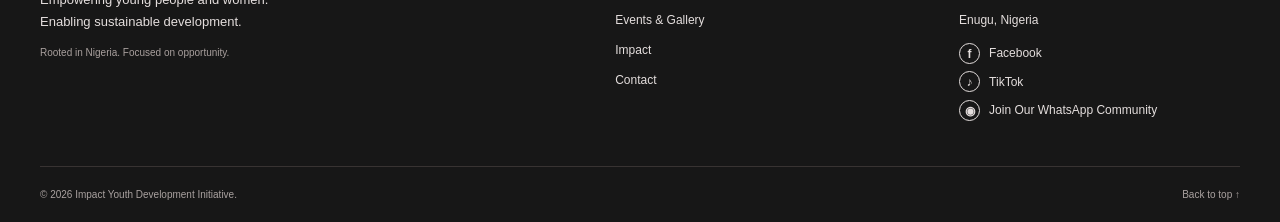
<file: impact.html>
<!doctype html>
<html lang="en">
  <head>
    <meta charset="utf-8">
    <meta name="viewport" content="width=device-width, initial-scale=1">
    <meta name="description" content="Learn about IYDI’s five-stage impact approach and the intended development outcomes it works toward. Verified results will be published when available.">
    <meta name="author" content="Impact Youth Development Initiative">
    <meta property="og:type" content="website">
    <meta property="og:title" content="Our Impact Approach — Impact Youth Development Initiative">
    <meta property="og:description" content="IYDI’s approach: identify, empower, connect, support and measure.">
    <meta name="twitter:card" content="summary">
    <title>Our Impact Approach — Impact Youth Development Initiative</title>
    <link rel="icon" href="favicon.png" type="image/png">
    <link rel="stylesheet" href="css/style.css">
    <script src="js/script.js" defer></script>
  </head>
  <body>
    <a class="skip-link" href="#main-content">Skip to content</a>
    <div class="top-strip"><div class="container"><span>Youth. Opportunity. Impact.</span><span>Nigeria · Community and national development</span></div></div>
    <header class="site-header"><div class="container header-inner">
      <a class="brand" href="index.html" aria-label="IYDI home"><img src="favicon.png" width="44" height="44" alt="IYDI emblem"><span><strong>IYDI<span class="brand-dot">.</span></strong><small>Impact Youth Development Initiative</small></span></a>
      <button class="menu-toggle" id="menu-toggle" type="button" aria-controls="primary-navigation" aria-expanded="false" aria-label="Open navigation"><span></span><span></span><span></span></button><button class="theme-toggle" type="button" data-theme-toggle aria-label="Switch to dark mode" aria-pressed="false"><span data-theme-icon aria-hidden="true">☾</span><span data-theme-label>Dark</span></button><nav class="primary-nav" id="primary-navigation" aria-label="Primary navigation"><a href="index.html">Home</a><a href="about.html">About</a><a href="programmes.html">Programmes</a><a href="events-gallery.html">Events &amp; Gallery</a><a href="impact.html" aria-current="page">Impact</a><a href="contact.html">Contact</a></nav>
    </div></header>
    <main id="main-content">
      <section class="page-hero"><div class="container"><p class="eyebrow"><span class="eyebrow-rule"></span>Our impact</p><h1>Potential into<br><span>meaningful progress.</span></h1><p class="page-lead">IYDI’s approach connects empowerment with opportunities to contribute to sustainable community and national development.</p></div></section>
      <section class="section"><div class="container"><div class="section-heading"><div><p class="eyebrow"><span class="eyebrow-rule"></span>The IYDI approach</p><h2>Five stages.<br>One purpose.</h2></div><p class="heading-aside">A development framework for identifying needs and opportunities, supporting people, and learning from progress.</p></div>
        <ol class="impact-steps impact-steps-large">
          <li><span>01</span><h3>Identify</h3><p>Identify challenges, talents, ideas and opportunities.</p></li>
          <li><span>02</span><h3>Empower</h3><p>Provide knowledge, skills, training, mentorship and resources.</p></li>
          <li><span>03</span><h3>Connect</h3><p>Connect beneficiaries with mentors, investors, institutions, markets, employers and development partners.</p></li>
          <li><span>04</span><h3>Support</h3><p>Provide continued guidance, technical assistance and post-programme engagement.</p></li>
          <li><span>05</span><h3>Measure</h3><p>Track outcomes, lessons and impact for continuous improvement.</p></li>
        </ol>
      </div></section>
      <section class="section section-tint"><div class="container"><div class="section-heading"><div><p class="eyebrow"><span class="eyebrow-rule"></span>Expected impact areas</p><h2>The change we<br>work towards.</h2></div><p class="heading-aside">These are intended outcomes of IYDI’s development approach—not reported or achieved results.</p></div>
        <ul class="outcome-list"><li>Increased youth and women entrepreneurship</li><li>Improved employability and income generation</li><li>Increased access to skills and education</li><li>Growth of youth and women-led businesses</li><li>Increased mentorship and investment opportunities</li><li>Greater youth participation in community development</li><li>Increased innovation and technology adoption</li><li>Reduced youth vulnerability to harmful behaviours</li><li>Stronger entrepreneur, investor, institution and market networks</li><li>More responsible and ethical youth leaders</li><li>Stronger and more resilient communities</li></ul>
      </div></section>
      <section class="section section-soft-red"><div class="container purpose-layout">
        <article><p class="eyebrow eyebrow-red">Our vision</p><h2>An inclusive and<br>prosperous society.</h2><p>To build an inclusive and prosperous society where young people and women are empowered, economically independent, innovative, responsible, and actively contributing to sustainable development.</p></article>
        <article><p class="eyebrow eyebrow-red">Our mission</p><h2>Empowerment for<br>sustainable livelihoods.</h2><p>To empower young people and women through capacity development, entrepreneurship, innovation, education, mentorship, advocacy, partnerships, and access to opportunities, enabling them to build sustainable livelihoods and become active contributors to social and economic development.</p></article>
      </div></section>
      <section class="section"><div class="container narrow-container"><p class="eyebrow"><span class="eyebrow-rule"></span>Learning &amp; accountability</p><h2>Impact beyond numbers.</h2><p class="lead-copy">IYDI’s focus is on the contribution young people and women can make as productive, innovative, responsible and active members of their communities.</p><p class="section-intro">Verified programme outcomes and impact reports will be published when available. No achieved impact figures are currently published here.</p></div></section>
      <section class="join-band"><div class="container join-layout"><div><p class="eyebrow eyebrow-gold">Opportunity starts with connection</p><h2>Be part of <em>the impact.</em></h2><p>Explore IYDI’s programmes and get in touch.</p></div><a class="button button-light" href="contact.html">Connect with IYDI <span aria-hidden="true">↗</span></a></div></section>
    </main>
    <footer class="site-footer"><div class="container footer-main">
      <div class="footer-brand-block"><a class="brand footer-brand" href="index.html"><img src="favicon.png" width="44" height="44" alt=""><span><strong>IYDI<span class="brand-dot">.</span></strong><small>Impact Youth Development Initiative</small></span></a><p>Empowering young people and women.<br>Enabling sustainable development.</p><span class="footer-location">Rooted in Nigeria. Focused on opportunity.</span></div>
      <div><p class="footer-heading">Explore</p><ul class="footer-links"><li><a href="about.html">About IYDI</a></li><li><a href="programmes.html">Programmes</a></li><li><a href="events-gallery.html">Events &amp; Gallery</a></li><li><a href="impact.html">Impact</a></li><li><a href="contact.html">Contact</a></li></ul></div>
      <div><p class="footer-heading">Connect</p><ul class="footer-links"><li><a href="tel:+2348056833892">08056833892</a></li><li><a href="mailto:impactyouthd@gmail.com">impactyouthd@gmail.com</a></li><li>Enugu, Nigeria</li></ul><ul class="footer-links social-links" aria-label="IYDI social links"><li><a href="https://www.facebook.com/share/1PqtPcezF1/" target="_blank" rel="noopener noreferrer" aria-label="IYDI on Facebook"><span aria-hidden="true">f</span> Facebook</a></li><li><a href="https://vm.tiktok.com/ZSbQTHK1B/" target="_blank" rel="noopener noreferrer" aria-label="IYDI on TikTok"><span aria-hidden="true">♪</span> TikTok</a></li><li><a href="https://chat.whatsapp.com/FxVD3NsNHljEipnUst0n83?s=sh&amp;p=a&amp;ilr=4&amp;iam=0" target="_blank" rel="noopener noreferrer" aria-label="Join the IYDI WhatsApp Community"><span aria-hidden="true">◉</span> Join Our WhatsApp Community</a></li></ul></div>
    </div><div class="container footer-bottom"><span>© <span data-current-year>2026</span> Impact Youth Development Initiative.</span><a href="#main-content">Back to top ↑</a></div></footer>
  </body>
</html>
</file>
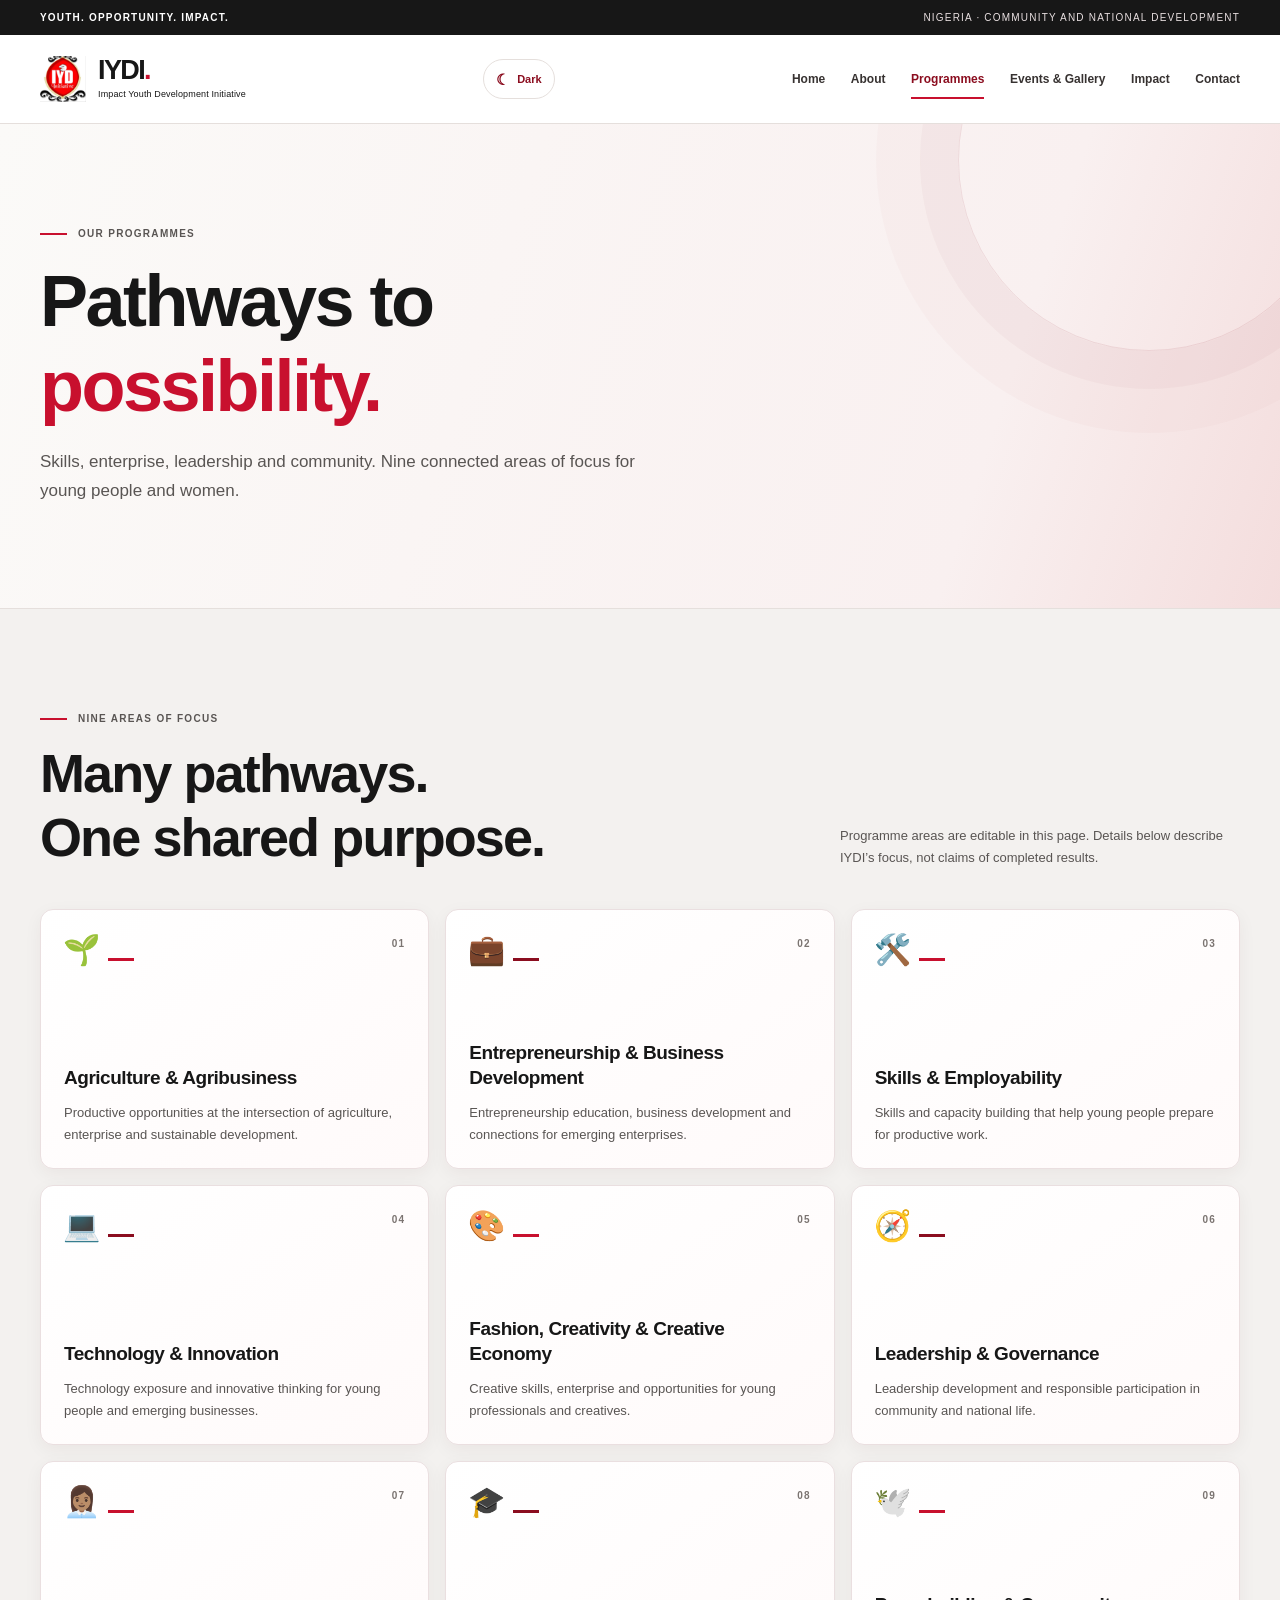
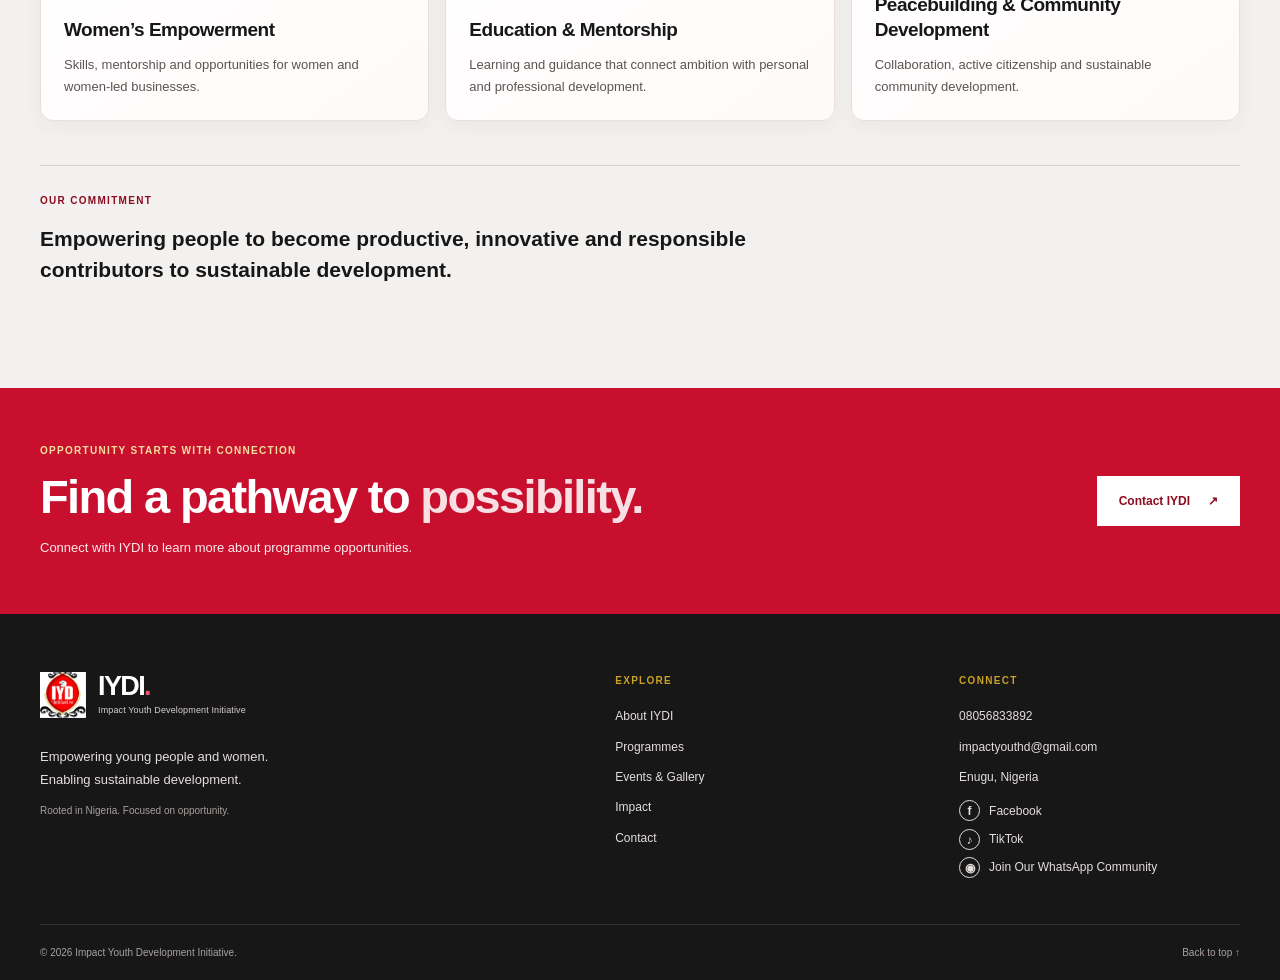
<file: programmes.html>
<!doctype html>
<html lang="en">
  <head>
    <meta charset="utf-8">
    <meta name="viewport" content="width=device-width, initial-scale=1">
    <meta name="description" content="Explore IYDI’s nine programme areas, spanning agribusiness, entrepreneurship, skills, technology, leadership, women’s empowerment and community development.">
    <meta name="author" content="Impact Youth Development Initiative">
    <meta property="og:type" content="website">
    <meta property="og:title" content="Programmes — Impact Youth Development Initiative">
    <meta property="og:description" content="Nine connected programme areas focused on empowering young people and women.">
    <meta name="twitter:card" content="summary">
    <title>Programmes — Impact Youth Development Initiative</title>
    <link rel="icon" href="favicon.png" type="image/png">
    <link rel="stylesheet" href="css/style.css">
    <script src="js/script.js" defer></script>
  </head>
  <body>
    <a class="skip-link" href="#main-content">Skip to content</a>
    <div class="top-strip"><div class="container"><span>Youth. Opportunity. Impact.</span><span>Nigeria · Community and national development</span></div></div>
    <header class="site-header"><div class="container header-inner">
      <a class="brand" href="index.html" aria-label="IYDI home"><img src="favicon.png" width="44" height="44" alt="IYDI emblem"><span><strong>IYDI<span class="brand-dot">.</span></strong><small>Impact Youth Development Initiative</small></span></a>
      <button class="menu-toggle" id="menu-toggle" type="button" aria-controls="primary-navigation" aria-expanded="false" aria-label="Open navigation"><span></span><span></span><span></span></button><button class="theme-toggle" type="button" data-theme-toggle aria-label="Switch to dark mode" aria-pressed="false"><span data-theme-icon aria-hidden="true">☾</span><span data-theme-label>Dark</span></button><nav class="primary-nav" id="primary-navigation" aria-label="Primary navigation"><a href="index.html">Home</a><a href="about.html">About</a><a href="programmes.html" aria-current="page">Programmes</a><a href="events-gallery.html">Events &amp; Gallery</a><a href="impact.html">Impact</a><a href="contact.html">Contact</a></nav>
    </div></header>
    <main id="main-content">
      <section class="page-hero"><div class="container"><p class="eyebrow"><span class="eyebrow-rule"></span>Our programmes</p><h1>Pathways to<br><span>possibility.</span></h1><p class="page-lead">Skills, enterprise, leadership and community. Nine connected areas of focus for young people and women.</p></div></section>
      <section class="section section-tint"><div class="container"><div class="section-heading"><div><p class="eyebrow"><span class="eyebrow-rule"></span>Nine areas of focus</p><h2>Many pathways.<br>One shared purpose.</h2></div><p class="heading-aside">Programme areas are editable in this page. Details below describe IYDI’s focus, not claims of completed results.</p></div>
        <div class="programme-grid programme-grid-detail">
          <article class="programme-card programme-card-detail" id="agriculture"><span class="programme-icon" aria-hidden="true">🌱</span><span class="card-number">01</span><span class="card-accent red-accent"></span><h3>Agriculture &amp; Agribusiness</h3><p>Productive opportunities at the intersection of agriculture, enterprise and sustainable development.</p></article>
          <article class="programme-card programme-card-detail" id="entrepreneurship"><span class="programme-icon" aria-hidden="true">💼</span><span class="card-number">02</span><span class="card-accent green-accent"></span><h3>Entrepreneurship &amp; Business Development</h3><p>Entrepreneurship education, business development and connections for emerging enterprises.</p></article>
          <article class="programme-card programme-card-detail" id="skills"><span class="programme-icon" aria-hidden="true">🛠️</span><span class="card-number">03</span><span class="card-accent gold-accent"></span><h3>Skills &amp; Employability</h3><p>Skills and capacity building that help young people prepare for productive work.</p></article>
          <article class="programme-card programme-card-detail" id="technology"><span class="programme-icon" aria-hidden="true">💻</span><span class="card-number">04</span><span class="card-accent dark-accent"></span><h3>Technology &amp; Innovation</h3><p>Technology exposure and innovative thinking for young people and emerging businesses.</p></article>
          <article class="programme-card programme-card-detail" id="creative-economy"><span class="programme-icon" aria-hidden="true">🎨</span><span class="card-number">05</span><span class="card-accent red-accent"></span><h3>Fashion, Creativity &amp; Creative Economy</h3><p>Creative skills, enterprise and opportunities for young professionals and creatives.</p></article>
          <article class="programme-card programme-card-detail" id="leadership"><span class="programme-icon" aria-hidden="true">🧭</span><span class="card-number">06</span><span class="card-accent green-accent"></span><h3>Leadership &amp; Governance</h3><p>Leadership development and responsible participation in community and national life.</p></article>
          <article class="programme-card programme-card-detail" id="womens-empowerment"><span class="programme-icon" aria-hidden="true">👩🏽‍💼</span><span class="card-number">07</span><span class="card-accent gold-accent"></span><h3>Women’s Empowerment</h3><p>Skills, mentorship and opportunities for women and women-led businesses.</p></article>
          <article class="programme-card programme-card-detail" id="education"><span class="programme-icon" aria-hidden="true">🎓</span><span class="card-number">08</span><span class="card-accent dark-accent"></span><h3>Education &amp; Mentorship</h3><p>Learning and guidance that connect ambition with personal and professional development.</p></article>
          <article class="programme-card programme-card-detail" id="peacebuilding"><span class="programme-icon" aria-hidden="true">🕊️</span><span class="card-number">09</span><span class="card-accent red-accent"></span><h3>Peacebuilding &amp; Community Development</h3><p>Collaboration, active citizenship and sustainable community development.</p></article>
        </div>
        <div class="programme-commitment"><p class="eyebrow eyebrow-red">Our commitment</p><p>Empowering people to become productive, innovative and responsible contributors to sustainable development.</p></div>
      </div></section>
      <section class="join-band"><div class="container join-layout"><div><p class="eyebrow eyebrow-gold">Opportunity starts with connection</p><h2>Find a pathway to <em>possibility.</em></h2><p>Connect with IYDI to learn more about programme opportunities.</p></div><a class="button button-light" href="contact.html">Contact IYDI <span aria-hidden="true">↗</span></a></div></section>
    </main>
    <footer class="site-footer"><div class="container footer-main">
      <div class="footer-brand-block"><a class="brand footer-brand" href="index.html"><img src="favicon.png" width="44" height="44" alt=""><span><strong>IYDI<span class="brand-dot">.</span></strong><small>Impact Youth Development Initiative</small></span></a><p>Empowering young people and women.<br>Enabling sustainable development.</p><span class="footer-location">Rooted in Nigeria. Focused on opportunity.</span></div>
      <div><p class="footer-heading">Explore</p><ul class="footer-links"><li><a href="about.html">About IYDI</a></li><li><a href="programmes.html">Programmes</a></li><li><a href="events-gallery.html">Events &amp; Gallery</a></li><li><a href="impact.html">Impact</a></li><li><a href="contact.html">Contact</a></li></ul></div>
      <div><p class="footer-heading">Connect</p><ul class="footer-links"><li><a href="tel:+2348056833892">08056833892</a></li><li><a href="mailto:impactyouthd@gmail.com">impactyouthd@gmail.com</a></li><li>Enugu, Nigeria</li></ul><ul class="footer-links social-links" aria-label="IYDI social links"><li><a href="https://www.facebook.com/share/1PqtPcezF1/" target="_blank" rel="noopener noreferrer" aria-label="IYDI on Facebook"><span aria-hidden="true">f</span> Facebook</a></li><li><a href="https://vm.tiktok.com/ZSbQTHK1B/" target="_blank" rel="noopener noreferrer" aria-label="IYDI on TikTok"><span aria-hidden="true">♪</span> TikTok</a></li><li><a href="https://chat.whatsapp.com/FxVD3NsNHljEipnUst0n83?s=sh&amp;p=a&amp;ilr=4&amp;iam=0" target="_blank" rel="noopener noreferrer" aria-label="Join the IYDI WhatsApp Community"><span aria-hidden="true">◉</span> Join Our WhatsApp Community</a></li></ul></div>
    </div><div class="container footer-bottom"><span>© <span data-current-year>2026</span> Impact Youth Development Initiative.</span><a href="#main-content">Back to top ↑</a></div></footer>
  </body>
</html>
</file>
<file: css/style.css>
:root {
  color-scheme: light;
  --red-dark: #8b0d1f;
  --red: #c8102e;
  --red-light: #fdecef;
  --green: #16834b;
  --gold: #c9a227;
  --charcoal: #171717;
  --white: #fff;
  --paper: #fbfaf8;
  --mist: #f3f1ef;
  --ink-soft: #595553;
  --line: #e5dfdc;
  --font-body: "DM Sans", "Segoe UI", Arial, sans-serif;
  --font-heading: "Manrope", "Segoe UI", Arial, sans-serif;
  --container: 1200px;
  --shadow-soft: 0 20px 60px rgb(42 18 20 / 9%);
}

* { box-sizing: border-box; }
html { scroll-behavior: smooth; scroll-padding-top: 105px; }
body { margin: 0; color: var(--charcoal); background: var(--white); font-family: var(--font-body); font-size: 16px; line-height: 1.7; -webkit-font-smoothing: antialiased; }
body, button, input, select, textarea { font-family: var(--font-body); }
img { display: block; max-width: 100%; }
a { color: inherit; text-decoration: none; }
button, input, select, textarea { font: inherit; }
button, a { -webkit-tap-highlight-color: transparent; }
button { color: inherit; }
p, h1, h2, h3, h4, figure, dl, dd { margin: 0; }
h1, h2, h3, h4 { font-family: var(--font-heading); line-height: 1.17; letter-spacing: -.035em; }
p + p { margin-top: 15px; }
::selection { color: var(--white); background: var(--red-dark); }
:focus-visible { outline: 3px solid var(--green); outline-offset: 4px; }

.container { width: min(var(--container), calc(100% - 48px)); margin-inline: auto; }
.skip-link { position: fixed; z-index: 100; top: -70px; left: 16px; padding: 10px 16px; color: var(--white); background: var(--red-dark); }
.skip-link:focus { top: 12px; }
.top-strip { color: #e8dfe0; background: var(--charcoal); font-size: 10px; letter-spacing: .12em; text-transform: uppercase; }
.top-strip .container { min-height: 35px; display: flex; align-items: center; justify-content: space-between; gap: 20px; }
.top-strip span:first-child { color: var(--white); font-weight: 700; }

.site-header { position: sticky; z-index: 30; top: 0; background: rgb(255 255 255 / 96%); border-bottom: 1px solid var(--line); backdrop-filter: blur(14px); }
.header-inner { min-height: 88px; display: flex; align-items: center; justify-content: space-between; gap: 28px; }
.brand { display: inline-flex; align-items: center; gap: 12px; flex-shrink: 0; }
.brand img { width: 46px; height: 46px; object-fit: contain; }
.brand strong { display: block; font-family: var(--font-heading); font-size: 27px; font-weight: 800; line-height: 1; letter-spacing: -.06em; }
.brand-dot { color: var(--red); }
.brand small { display: block; margin-top: 5px; font-size: 9px; line-height: 1.3; letter-spacing: .015em; }
.primary-nav { display: flex; align-items: center; gap: clamp(15px, 2vw, 29px); }
.primary-nav a { position: relative; padding: 32px 0; color: #373231; font-size: 12px; font-weight: 650; transition: color .18s ease; }
.primary-nav a::after { position: absolute; right: 0; bottom: 22px; left: 0; height: 2px; background: var(--red); content: ""; transform: scaleX(0); transform-origin: left; transition: transform .18s ease; }
.primary-nav a:hover, .primary-nav a[aria-current="page"] { color: var(--red-dark); }
.primary-nav a:hover::after, .primary-nav a[aria-current="page"]::after { transform: scaleX(1); }
.menu-toggle { display: none; width: 48px; height: 48px; padding: 12px; border: 1px solid var(--line); background: var(--white); cursor: pointer; }
.menu-toggle span { display: block; height: 2px; margin: 5px 0; background: var(--red-dark); transition: transform .2s ease, opacity .2s ease; }
.menu-toggle[aria-expanded="true"] span:first-child { transform: translateY(7px) rotate(45deg); }
.menu-toggle[aria-expanded="true"] span:nth-child(2) { opacity: 0; }
.menu-toggle[aria-expanded="true"] span:last-child { transform: translateY(-7px) rotate(-45deg); }

.eyebrow { display: flex; align-items: center; gap: 11px; color: var(--ink-soft); font-size: 10px; font-weight: 750; letter-spacing: .13em; line-height: 1.5; text-transform: uppercase; }
.eyebrow-rule { width: 27px; height: 2px; flex: 0 0 auto; background: var(--red); }
.eyebrow-red { color: var(--red-dark); }
.eyebrow-gold { color: #f2df9f; }
.eyebrow-gold .eyebrow-rule { background: var(--gold); }
.section { padding-block: clamp(64px, 8vw, 108px); }
.section-tint { background: var(--mist); }
.section-soft-red { background: var(--red-light); }
.section h2, .page-hero h1 { font-size: clamp(32px, 4.3vw, 54px); font-weight: 760; }
.text-muted { color: #78716e; }
.section-intro { max-width: 570px; margin-top: 23px; color: var(--ink-soft); }
.lead-copy { color: var(--charcoal); font-size: clamp(18px, 2vw, 21px); line-height: 1.65; }
.text-link { display: inline-flex; align-items: center; gap: 13px; margin-top: 22px; padding-bottom: 5px; border-bottom: 1px solid #c9c0bc; font-size: 13px; font-weight: 700; transition: color .18s ease, border-color .18s ease; }
.text-link span { color: var(--red); font-size: 17px; transition: transform .18s ease; }
.text-link:hover { color: var(--red-dark); border-color: var(--red); }
.text-link:hover span { transform: translate(3px, -2px); }
.button-row { display: flex; flex-wrap: wrap; gap: 12px; margin-top: 30px; }
.button { min-height: 50px; display: inline-flex; align-items: center; justify-content: center; gap: 18px; padding: 12px 21px; border: 1px solid transparent; font-size: 12px; font-weight: 750; transition: background .18s ease, color .18s ease, border-color .18s ease, transform .18s ease; }
.button:hover { transform: translateY(-2px); }
.button-light { color: var(--red-dark); background: var(--white); }
.button-light:hover { color: var(--white); background: var(--charcoal); }
.button-primary { color: var(--white); background: var(--red); }
.button-primary:hover { background: var(--red-dark); }
.button-outline { color: var(--white); border-color: rgb(255 255 255 / 60%); background: transparent; }
.button-outline:hover { color: var(--red-dark); background: var(--white); }
.button-outline-dark { color: var(--red-dark); border-color: var(--red-dark); background: transparent; }
.button-outline-dark:hover { color: var(--white); background: var(--red-dark); }

.home-hero { position: relative; overflow: hidden; color: var(--white); background: linear-gradient(118deg, var(--red-dark) 0%, #a20e28 51%, var(--red) 100%); }
.hero-layout { min-height: 555px; display: grid; grid-template-columns: minmax(0, 1.12fr) minmax(300px, .88fr); align-items: center; gap: 54px; padding-block: 72px 58px; }
.hero-copy { position: relative; z-index: 1; max-width: 690px; }
.hero-copy .eyebrow { color: #f2d9dc; }
.hero-copy h1 { max-width: 700px; margin-top: 24px; font-size: clamp(43px, 6.4vw, 78px); font-weight: 780; letter-spacing: -.06em; line-height: 1.04; }
.hero-copy h1 span { color: #f7dce0; }
.hero-lead { max-width: 620px; margin-top: 23px; color: #f2e4e5; font-size: 16px; line-height: 1.85; }
.hero-note { display: flex; align-items: center; gap: 11px; margin-top: 43px; color: #f2d9dc; font-size: 11px; letter-spacing: .035em; }
.green-mark { width: 7px; height: 7px; background: #62c58e; }
.hero-visual { position: relative; min-height: 385px; display: grid; place-items: center; isolation: isolate; }
.hero-visual::before { position: absolute; z-index: -1; inset: 5% 7% 8% 12%; border: 1px solid rgb(255 255 255 / 19%); content: ""; transform: rotate(-9deg); }
.hero-visual::after { position: absolute; z-index: -2; inset: 17% 2% 1% 22%; border: 1px solid rgb(255 255 255 / 15%); content: ""; transform: rotate(8deg); }
.hero-orbit { position: absolute; z-index: -1; width: min(70vw, 330px); aspect-ratio: 1; border: 1px solid rgb(255 255 255 / 24%); border-radius: 50%; }
.orbit-one { transform: scale(.84); }
.orbit-two { transform: scale(1.08); border-color: rgb(255 255 255 / 12%); }
.hero-seal { width: min(62vw, 255px); aspect-ratio: 1; display: flex; flex-direction: column; align-items: center; justify-content: center; border: 1px solid rgb(255 255 255 / 36%); border-radius: 50%; background: linear-gradient(150deg, rgb(255 255 255 / 13%), rgb(139 13 31 / 27%)); box-shadow: 0 22px 70px rgb(52 0 12 / 25%); font-family: var(--font-heading); font-size: clamp(16px, 2vw, 22px); font-weight: 700; line-height: 1.75; }
.seal-dot { color: #dfbd5c; line-height: 1.1; }
.hero-caption { position: absolute; right: 0; bottom: 6px; width: 224px; padding: 19px 20px; color: var(--charcoal); background: var(--white); box-shadow: var(--shadow-soft); }
.hero-caption .eyebrow { color: var(--red-dark); }
.hero-caption p { margin-top: 8px; font-size: 12px; font-weight: 650; line-height: 1.8; }
.visual-index { position: absolute; top: 8px; right: 0; color: rgb(255 255 255 / 70%); font-size: 9px; letter-spacing: .13em; }
.values-band { color: var(--white); background: var(--charcoal); }
.values-band-inner { min-height: 62px; display: flex; align-items: center; justify-content: space-between; gap: 12px; font-size: 11px; font-weight: 600; }
.values-band-inner span:nth-child(even) { color: var(--gold); font-size: 16px; }
.split-layout { display: grid; grid-template-columns: 1.06fr .94fr; gap: 9%; }
.split-layout h2 { margin-top: 21px; }
.section-copy { max-width: 520px; }
.section-copy .lead-copy { margin-bottom: 17px; }
.section-copy > p:not(.lead-copy) { color: var(--ink-soft); }
.section-heading { display: flex; align-items: flex-end; justify-content: space-between; gap: 34px; margin-bottom: 40px; }
.section-heading h2 { margin-top: 16px; }
.heading-aside { max-width: 400px; color: var(--ink-soft); font-size: 13px; }
.section-heading .text-link { margin-top: 14px; }

.programme-grid { display: grid; grid-template-columns: repeat(3, minmax(0, 1fr)); gap: 16px; }
.programme-card { position: relative; min-height: 190px; display: flex; flex-direction: column; align-items: flex-start; justify-content: flex-end; overflow: hidden; padding: 25px; border: 1px solid #e4ddda; background: var(--white); transition: border-color .2s ease, box-shadow .2s ease, transform .2s ease; }
.programme-card:hover { border-color: var(--red); box-shadow: 0 13px 30px rgb(23 23 23 / 7%); transform: translateY(-3px); }
.card-number { position: absolute; top: 19px; right: 21px; color: #7b7471; font-size: 10px; font-weight: 750; letter-spacing: .12em; }
.card-accent { position: absolute; top: 24px; left: 25px; width: 33px; height: 3px; }
.red-accent { background: var(--red); }
.green-accent { background: var(--green); }
.gold-accent { background: var(--gold); }
.dark-accent { background: var(--charcoal); }
.programme-card h3 { max-width: 285px; padding-right: 20px; font-size: 18px; letter-spacing: -.025em; }
.card-arrow { position: absolute; right: 21px; bottom: 22px; color: var(--red); font-size: 18px; transition: transform .2s ease; }
.programme-card:hover .card-arrow { transform: translate(3px, -3px); }
.programme-card-detail { min-height: 220px; scroll-margin-top: 120px; }
.programme-card-detail p { margin-top: 11px; padding-right: 16px; color: var(--ink-soft); font-size: 13px; line-height: 1.7; }
.programme-card-detail h3 { padding-right: 7px; }
.programme-commitment { margin-top: 44px; padding: 27px 0 0; border-top: 1px solid #d6cecb; }
.programme-commitment > p:last-child { max-width: 750px; font-size: 21px; font-weight: 600; line-height: 1.5; }
.programme-commitment .eyebrow { margin-bottom: 11px; }

.impact-steps { display: grid; grid-template-columns: repeat(5, minmax(0, 1fr)); gap: 25px; margin: 0; padding: 0; list-style: none; }
.impact-steps li { min-width: 0; padding-top: 17px; border-top: 1px solid #d7cecb; }
.impact-steps li > span { display: block; margin-bottom: 22px; color: var(--red); font-size: 11px; font-weight: 750; }
.impact-steps h3 { margin-bottom: 11px; font-size: 20px; }
.impact-steps p { color: var(--ink-soft); font-size: 12px; line-height: 1.8; }
.impact-steps-large { gap: 28px; }
.impact-steps-large p { font-size: 13px; }

.summit-band { padding-block: clamp(60px, 8vw, 95px); color: var(--white); background: linear-gradient(115deg, var(--red-dark), #a20e28 68%, var(--red)); }
.summit-layout { display: grid; grid-template-columns: 1.08fr .92fr; align-items: end; gap: 10%; }
.summit-layout h2 { margin-top: 22px; font-size: clamp(37px, 5.2vw, 61px); }
.summit-layout h2 em { color: #efcf65; font-style: normal; }
.summit-intro { max-width: 500px; margin-top: 22px; color: #f4e2e5; }
.summit-layout .button { margin-top: 25px; }
.summit-facts { padding: 25px 27px 21px; border: 1px solid rgb(255 255 255 / 28%); background: rgb(255 255 255 / 7%); }
.fact-label { padding-bottom: 19px; border-bottom: 1px solid rgb(255 255 255 / 25%); font-family: var(--font-heading); font-size: 18px; font-weight: 700; }
.summit-facts dl > div { display: grid; grid-template-columns: 88px 1fr; gap: 14px; padding-block: 15px; border-bottom: 1px solid rgb(255 255 255 / 18%); }
.summit-facts dt { color: #eed6d9; font-size: 11px; }
.summit-facts dd { font-size: 13px; font-weight: 700; }
.summit-footnote { margin-top: 17px; color: #efdde0; font-size: 10px; }

.serve-layout { display: grid; grid-template-columns: .72fr 1.28fr; gap: 9%; }
.serve-layout h2 { margin-top: 17px; }
.serve-list { display: grid; grid-template-columns: 1fr 1fr; gap: 0 30px; margin: 0; padding: 0; list-style: none; }
.serve-list li { display: flex; align-items: center; gap: 11px; min-height: 55px; border-bottom: 1px solid var(--line); font-size: 12px; }
.serve-list li::before { width: 5px; height: 5px; flex: 0 0 auto; background: var(--green); content: ""; }
.purpose-layout { display: grid; grid-template-columns: 1fr 1fr; gap: 10%; }
.purpose-layout article + article { padding-left: 10%; border-left: 1px solid #e2cccf; }
.purpose-layout h2 { margin-block: 13px 19px; font-size: clamp(27px, 3.4vw, 39px); }
.purpose-layout p:not(.eyebrow) { max-width: 525px; color: #514b49; font-size: 14px; }
.founder-highlight { border-block: 1px solid var(--line); }
.founder-highlight-layout { display: grid; grid-template-columns: .9fr 1.1fr; align-items: center; gap: 9%; }
.founder-highlight-layout h2 { margin-top: 16px; }
.founder-title { margin-top: 11px; color: var(--green); font-size: 12px; font-weight: 700; }
.founder-highlight-layout .lead-copy { font-size: 17px; }

.gallery-preview { display: grid; grid-template-columns: .78fr 1.22fr; align-items: start; gap: 7%; }
.gallery-preview h2 { margin-top: 16px; }
.empty-media { display: grid; grid-template-columns: 66px 1fr; align-items: center; gap: 12px 20px; padding-block: 24px; border-block: 1px solid var(--line); }
.empty-media-mark { width: 60px; height: 60px; display: grid; place-items: center; color: var(--red-dark); border: 1px solid #d9b9be; background: var(--red-light); font-family: var(--font-heading); font-size: 13px; font-weight: 800; }
.empty-media h3 { font-size: 16px; letter-spacing: -.02em; }
.empty-media p { margin-top: 6px; color: var(--ink-soft); font-size: 12px; }
.empty-media .text-link { grid-column: 2; justify-self: start; margin-top: 7px; }
.join-band { padding-block: 55px; color: var(--white); background: var(--red); }
.join-layout { display: flex; align-items: center; justify-content: space-between; gap: 35px; }
.join-layout h2 { margin-top: 12px; font-size: clamp(33px, 4vw, 47px); }
.join-layout h2 em { color: #f7dfe3; font-style: normal; }
.join-layout > div > p:last-child { margin-top: 12px; color: #fcebed; font-size: 13px; }
.join-layout > .button { flex-shrink: 0; }

.site-footer { color: var(--white); background: var(--charcoal); }
.footer-main { display: grid; grid-template-columns: 1.45fr .75fr .85fr; gap: 8%; padding-block: 58px 45px; }
.footer-brand .brand-dot { color: #ec546b; }
.footer-brand small { color: #d8d0cf; }
.footer-brand-block > p { margin-top: 20px; color: #e4dedd; font-size: 13px; }
.footer-location { display: block; margin-top: 11px; color: #a9a09e; font-size: 10px; }
.footer-heading { color: #c9a227; font-size: 10px; font-weight: 750; letter-spacing: .13em; text-transform: uppercase; }
.footer-links { display: grid; gap: 10px; margin: 17px 0 0; padding: 0; color: #e4dedd; font-size: 12px; list-style: none; }
.footer-links a:hover { color: #efcf65; }
.footer-bottom { display: flex; justify-content: space-between; gap: 20px; padding-block: 19px; border-top: 1px solid #383332; color: #aaa2a0; font-size: 10px; }
.footer-bottom a:hover { color: var(--white); }

.page-hero { position: relative; overflow: hidden; padding-block: clamp(63px, 8vw, 105px); border-bottom: 1px solid var(--line); background: linear-gradient(108deg, var(--paper), #f9f0f0 76%, #f4dddd); }
.page-hero::after { position: absolute; top: -155px; right: -60px; width: 380px; height: 380px; border: 1px solid rgb(139 13 31 / 10%); border-radius: 50%; content: ""; box-shadow: 0 0 0 38px rgb(139 13 31 / 3%), 0 0 0 82px rgb(139 13 31 / 2%); }
.page-hero .container { position: relative; z-index: 1; }
.page-hero h1 { max-width: 850px; margin-top: 18px; font-size: clamp(42px, 6vw, 72px); }
.page-hero h1 span { color: var(--red); }
.page-lead { max-width: 620px; margin-top: 20px; color: var(--ink-soft); font-size: 17px; }
.about-intro { display: grid; grid-template-columns: .75fr 1.25fr; align-items: center; gap: 10%; }
.about-intro h2 { margin-block: 17px 21px; }
.about-intro p:not(.eyebrow) { color: var(--ink-soft); }
.about-intro .lead-copy { color: var(--charcoal) !important; }
.about-mark { position: relative; width: min(100%, 300px); aspect-ratio: 1; display: grid; place-items: center; justify-self: center; overflow: hidden; color: var(--white); border-radius: 50%; background: radial-gradient(circle at 48% 43%, #d32944 0 24%, var(--red) 25% 47%, var(--red-dark) 48% 72%, #670919 73%); box-shadow: 0 20px 55px rgb(139 13 31 / 20%); }
.about-mark::before, .about-mark::after { position: absolute; inset: 10%; border: 1px solid rgb(255 255 255 / 42%); border-radius: 50%; content: ""; }
.about-mark::after { inset: 18%; border-color: rgb(255 255 255 / 22%); }
.about-mark span { z-index: 1; font-family: var(--font-heading); font-size: 50px; font-weight: 850; letter-spacing: -.08em; }
.about-mark i { position: absolute; right: 20%; bottom: 21%; width: 14px; height: 14px; border-radius: 50%; background: var(--gold); }
.objective-list { display: grid; grid-template-columns: 1fr 1fr; column-gap: 34px; margin: 0; padding: 0; list-style: none; }
.objective-list li { display: grid; grid-template-columns: 36px 1fr; gap: 11px; padding-block: 21px; border-top: 1px solid #d9d1ce; }
.objective-list li > span { color: var(--red); font-size: 11px; font-weight: 750; }
.objective-list h3 { font-size: 16px; letter-spacing: -.02em; }
.objective-list p { margin-top: 7px; color: var(--ink-soft); font-size: 12px; line-height: 1.7; }
.values-grid { display: grid; grid-template-columns: repeat(4, minmax(0, 1fr)); gap: 14px; }
.values-grid article { min-height: 172px; padding: 21px; border: 1px solid var(--line); background: var(--white); }
.values-grid article > span { display: block; margin-bottom: 22px; color: var(--green); font-size: 10px; font-weight: 750; }
.values-grid h3 { font-size: 17px; }
.values-grid p { margin-top: 8px; color: var(--ink-soft); font-size: 12px; }
.aspiration-band { padding-block: 72px; color: var(--white); background: linear-gradient(115deg, var(--charcoal), #302728); }
.aspiration-content { max-width: 790px; }
.aspiration-content h2 { margin-top: 18px; font-size: clamp(38px, 5vw, 58px); }
.aspiration-content > p:last-child { max-width: 690px; margin-top: 19px; color: #ded6d5; }
.founder-layout { display: grid; grid-template-columns: .7fr 1.3fr; align-items: start; gap: 9%; }
.founder-identity { position: sticky; top: 115px; }
.portrait-placeholder { width: min(100%, 285px); aspect-ratio: 4 / 5; display: grid; place-items: center; color: var(--red-dark); border: 1px solid #e7d4d6; background: linear-gradient(145deg, #fbeff0, #f4dadd); }
.portrait-placeholder span { width: 116px; height: 116px; display: grid; place-items: center; border: 1px solid #cd9aa2; border-radius: 50%; font-family: var(--font-heading); font-size: 29px; font-weight: 750; letter-spacing: -.04em; }
.founder-expertise { margin-top: 50px; padding-top: 28px; border-top: 1px solid var(--line); }
.founder-expertise h3 { margin-top: 10px; font-size: 25px; }
.expertise-list { display: grid; grid-template-columns: repeat(4, minmax(0, 1fr)); gap: 0 20px; margin: 16px 0 0; padding: 0; list-style: none; }
.expertise-list li { padding: 11px 0; border-bottom: 1px solid var(--line); font-size: 12px; }
.role-list { display: grid; gap: 7px; margin: 20px 0 0; padding: 0; list-style: none; }
.role-list li { padding-left: 12px; border-left: 2px solid var(--green); font-size: 12px; }
.biography .eyebrow { margin-bottom: 21px; color: var(--green); }
.biography p { color: #4c4644; font-size: 14px; line-height: 1.9; }
.biography p + p { margin-top: 19px; }

.event-details { border: 1px solid #dfd5d2; background: var(--white); box-shadow: 0 12px 35px rgb(23 23 23 / 4%); }
.event-summary { display: grid; grid-template-columns: 96px 1fr 160px 32px; align-items: center; gap: 18px; min-height: 93px; padding: 20px 24px; cursor: pointer; list-style: none; }
.event-summary::-webkit-details-marker { display: none; }
.event-summary::marker { content: ""; }
.event-summary-number { color: var(--green); font-size: 10px; font-weight: 750; letter-spacing: .1em; }
.event-summary-title { font-family: var(--font-heading); font-size: 17px; font-weight: 750; }
.event-summary-date { color: var(--ink-soft); font-size: 12px; }
.summary-toggle { width: 32px; height: 32px; display: grid; place-items: center; border: 1px solid var(--line); color: var(--red); font-size: 20px; transition: transform .18s ease; }
.event-details[open] .summary-toggle { transform: rotate(45deg); }
.event-content { padding: 27px 27px 34px; border-top: 1px solid var(--line); }
.event-facts { display: flex; flex-wrap: wrap; gap: 45px; }
.event-facts > div { min-width: 150px; }
.event-facts .eyebrow { color: var(--green); }
.event-facts p { margin-top: 6px; font-size: 16px; font-weight: 700; }
.event-description { max-width: 800px; margin-top: 23px; color: var(--ink-soft); }
.event-audience { margin-top: 27px; }
.audience-list { display: grid; grid-template-columns: repeat(3, minmax(0, 1fr)); gap: 8px 20px; margin: 12px 0 0; padding: 0; list-style: none; }
.audience-list li { padding: 8px 0; border-bottom: 1px solid var(--line); font-size: 12px; }
.event-focus { margin-top: 30px; }
.event-focus ul { display: grid; grid-template-columns: repeat(2, minmax(0, 1fr)); gap: 8px 30px; margin: 12px 0 0; padding: 0; list-style: none; }
.event-focus li { position: relative; padding: 9px 0 9px 17px; border-bottom: 1px solid var(--line); font-size: 12px; }
.event-focus li::before { position: absolute; top: 19px; left: 0; width: 5px; height: 5px; background: var(--green); content: ""; }
.event-gallery { margin-top: 43px; padding-top: 29px; border-top: 1px solid var(--line); }
.gallery-heading { margin-bottom: 19px; }
.gallery-heading h3 { margin-top: 10px; font-size: 24px; }
.photo-grid { display: grid; grid-template-columns: repeat(3, minmax(0, 1fr)); gap: 14px; }
.gallery-empty { grid-column: 1 / -1; padding: 28px 22px; border-left: 2px solid var(--gold); background: var(--mist); color: var(--ink-soft); font-size: 13px; }
.photo-card { overflow: hidden; padding: 0; border: 1px solid var(--line); background: var(--white); text-align: left; cursor: zoom-in; }
.photo-card img { width: 100%; aspect-ratio: 4 / 3; object-fit: cover; transition: transform .25s ease; }
.photo-card:hover img { transform: scale(1.025); }
.photo-card span { display: block; padding: 11px 13px; font-size: 11px; }
.narrow-container { max-width: 760px; }
.narrow-container h2 { margin-top: 17px; }
.narrow-container .section-intro { font-size: 14px; }
.narrow-container code { padding: 2px 5px; color: var(--red-dark); background: var(--red-light); font-size: .9em; }
.lightbox { width: min(1000px, calc(100% - 28px)); max-height: min(92vh, 900px); padding: 0; border: 0; color: var(--white); background: var(--charcoal); box-shadow: 0 24px 100px rgb(0 0 0 / 45%); }
.lightbox::backdrop { background: rgb(13 10 10 / 88%); }
.lightbox-inner { padding: clamp(18px, 4vw, 35px); }
.lightbox-close { display: flex; align-items: center; gap: 12px; margin: 0 0 14px auto; padding: 8px 11px; border: 1px solid #625a59; color: var(--white); background: transparent; cursor: pointer; font-size: 12px; }
.lightbox-close span { font-size: 20px; line-height: 1; }
.lightbox figure { text-align: center; }
.lightbox figure img { width: 100%; max-height: 66vh; object-fit: contain; }
.lightbox figcaption { margin-top: 11px; color: #e7dfde; font-size: 12px; }
.lightbox-controls { display: flex; align-items: center; justify-content: center; gap: 22px; margin-top: 20px; }
.lightbox-controls button { min-height: 42px; padding: 9px 13px; border: 1px solid #625a59; color: var(--white); background: transparent; cursor: pointer; font-size: 12px; }
.lightbox-controls button:hover { border-color: var(--gold); }
.lightbox-controls span { min-width: 45px; text-align: center; font-size: 11px; }

.outcome-list { display: grid; grid-template-columns: 1fr 1fr; column-gap: 45px; margin: 0; padding: 0; list-style: none; }
.outcome-list li { position: relative; padding: 17px 5px 17px 19px; border-bottom: 1px solid #d7cfcc; font-size: 14px; }
.outcome-list li::before { position: absolute; top: 26px; left: 0; width: 5px; height: 5px; background: var(--green); content: ""; }

.contact-cards { display: grid; grid-template-columns: repeat(3, minmax(0, 1fr)); gap: 17px; }
.contact-card { min-width: 0; padding: 26px 23px; border: 1px solid var(--line); border-top: 3px solid var(--green); }
.contact-card h2 { overflow-wrap: anywhere; margin-block: 18px 12px; font-size: clamp(19px, 2vw, 24px); }
.contact-card > p:not(.eyebrow) { color: var(--ink-soft); font-size: 12px; }
.contact-card .text-link { margin-top: 17px; }
.contact-layout { display: grid; grid-template-columns: .9fr 1.1fr; gap: 10%; }
.contact-layout > div > h2 { margin-top: 16px; }
.social-note { margin-top: 35px; padding-top: 22px; border-top: 1px solid #e0c7cb; }
.social-note > p:last-child { color: var(--ink-soft); font-size: 12px; }
.contact-form { display: grid; gap: 17px; padding: clamp(23px, 4vw, 38px); border: 1px solid #e4d5d6; background: var(--white); box-shadow: var(--shadow-soft); }
.contact-form h2 { font-size: 28px; }
.contact-form > p { color: var(--ink-soft); font-size: 12px; }
.form-row { display: grid; grid-template-columns: 1fr 1fr; gap: 14px; }
.contact-form label { display: grid; gap: 7px; font-size: 11px; font-weight: 700; }
.contact-form input, .contact-form select, .contact-form textarea { width: 100%; min-width: 0; padding: 11px 12px; border: 1px solid #d8cfcc; border-radius: 0; color: var(--charcoal); background: var(--white); font-size: 16px; }
.contact-form textarea { resize: vertical; }
.contact-form input:focus, .contact-form select:focus, .contact-form textarea:focus { outline: 2px solid var(--green); outline-offset: 2px; }
.contact-form .button { justify-self: start; border: 0; cursor: pointer; }
.form-status { min-height: 1.5em; color: var(--green); font-size: 12px; }
.location-band { display: flex; align-items: center; justify-content: space-between; gap: 32px; }
.location-band h2 { margin-top: 16px; }
.location-band p:not(.eyebrow) { margin-top: 15px; color: var(--ink-soft); }
.location-band .button { flex-shrink: 0; }

@media (max-width: 1000px) {
  .header-inner { gap: 16px; }
  .brand small { max-width: 150px; }
  .primary-nav { gap: 14px; }
  .primary-nav a { font-size: 11px; }
  .hero-layout { gap: 25px; }
  .hero-visual { min-height: 330px; }
  .programme-card { min-height: 175px; padding: 21px; }
  .programme-card h3 { font-size: 16px; }
  .footer-main { gap: 5%; }
  .founder-layout { gap: 6%; }
}

@media (max-width: 820px) {
  .header-inner { min-height: 76px; flex-wrap: wrap; }
  html.js .menu-toggle { display: block; }
  .primary-nav { width: 100%; display: flex; flex-direction: column; align-items: stretch; gap: 0; padding: 0 0 13px; }
  .primary-nav a { padding: 12px 2px; border-top: 1px solid var(--line); font-size: 13px; }
  .primary-nav a::after { display: none; }
  html.js .primary-nav { display: none; }
  html.js .primary-nav[data-open="true"] { display: flex; }
  .hero-layout { min-height: auto; grid-template-columns: 1fr .75fr; gap: 15px; padding-block: 68px 48px; }
  .hero-copy h1 { font-size: clamp(43px, 7vw, 62px); }
  .hero-visual { min-height: 300px; }
  .hero-caption { right: -5px; width: 190px; }
  .values-band-inner { flex-wrap: wrap; justify-content: center; padding-block: 14px; }
  .values-band-inner span:nth-child(even) { margin-inline: 3px; }
  .split-layout, .about-intro, .founder-highlight-layout { gap: 6%; }
  .impact-steps { grid-template-columns: repeat(3, minmax(0, 1fr)); row-gap: 30px; }
  .impact-steps li:last-child { grid-column: auto; }
  .summit-layout { gap: 5%; }
  .serve-layout { grid-template-columns: 1fr; gap: 30px; }
  .objective-list { column-gap: 20px; }
  .expertise-list { grid-template-columns: repeat(3, minmax(0, 1fr)); }
  .values-grid { grid-template-columns: repeat(2, minmax(0, 1fr)); }
  .founder-layout { grid-template-columns: .65fr 1.35fr; }
  .contact-layout { gap: 6%; }
  .contact-cards { grid-template-columns: 1fr; }
  .contact-card { padding: 22px; }
}

@media (max-width: 600px) {
  html { scroll-padding-top: 80px; }
  .container { width: calc(100% - 40px); }
  .top-strip { font-size: 8px; letter-spacing: .07em; }
  .top-strip .container { min-height: 31px; gap: 8px; }
  .top-strip span:last-child { max-width: 54%; text-align: right; }
  .header-inner { min-height: 70px; }
  .brand { gap: 9px; }
  .brand img { width: 39px; height: 39px; }
  .brand strong { font-size: 24px; }
  .brand small { max-width: 205px; font-size: 8px; }
  .menu-toggle { width: 44px; height: 44px; padding: 9px; }
  .section { padding-block: 58px; }
  .section-heading { display: grid; gap: 17px; margin-bottom: 27px; }
  .section-heading h2, .section h2 { font-size: 31px; }
  .heading-aside { font-size: 12px; }
  .home-hero { background: linear-gradient(145deg, var(--red-dark), #a8102c 63%, var(--red)); }
  .hero-layout { grid-template-columns: 1fr; gap: 10px; padding-block: 53px 31px; }
  .hero-copy h1 { max-width: 510px; margin-top: 20px; font-size: clamp(41px, 12vw, 61px); }
  .hero-lead { margin-top: 17px; font-size: 14px; }
  .button-row { display: grid; grid-template-columns: 1fr; gap: 9px; margin-top: 22px; }
  .button-row .button { justify-content: space-between; }
  .hero-note { margin-top: 24px; font-size: 10px; }
  .hero-visual { display: none; }
  .values-band-inner { justify-content: flex-start; gap: 8px 10px; font-size: 9px; }
  .values-band-inner span:nth-child(even) { display: none; }
  .values-band-inner span { width: calc(50% - 8px); }
  .split-layout, .about-intro, .founder-highlight-layout, .purpose-layout, .gallery-preview, .founder-layout, .contact-layout { grid-template-columns: 1fr; gap: 26px; }
  .split-layout h2 { font-size: 30px; }
  .lead-copy { font-size: 17px; }
  .section-copy { font-size: 14px; }
  .programme-grid { grid-template-columns: repeat(2, minmax(0, 1fr)); gap: 9px; }
  .programme-card { min-height: 160px; padding: 17px 14px; }
  .programme-card h3 { padding-right: 6px; font-size: 14px; line-height: 1.35; }
  .card-accent { top: 20px; left: 15px; width: 25px; }
  .card-number { top: 15px; right: 14px; font-size: 9px; }
  .card-arrow { right: 13px; bottom: 11px; font-size: 15px; }
  .programme-card-detail { min-height: 210px; }
  .programme-card-detail p { padding-right: 0; font-size: 11px; line-height: 1.6; }
  .programme-commitment > p:last-child { font-size: 18px; }
  .impact-steps, .impact-steps-large { grid-template-columns: 1fr 1fr; gap: 24px 18px; }
  .impact-steps li:last-child { grid-column: 1 / -1; }
  .impact-steps li > span { margin-bottom: 13px; }
  .impact-steps h3 { font-size: 18px; }
  .impact-steps p { font-size: 11px; }
  .summit-layout { grid-template-columns: 1fr; gap: 29px; }
  .summit-layout h2 { font-size: 39px; }
  .summit-intro { font-size: 14px; }
  .summit-facts { padding: 20px; }
  .fact-label { font-size: 15px; }
  .summit-facts dl > div { grid-template-columns: 62px 1fr; }
  .serve-list { grid-template-columns: 1fr; }
  .serve-list li { min-height: 47px; }
  .purpose-layout article + article { padding: 24px 0 0; border-top: 1px solid #e2cccf; border-left: 0; }
  .purpose-layout h2 { font-size: 28px; }
  .empty-media { grid-template-columns: 49px 1fr; gap: 13px; }
  .empty-media-mark { width: 46px; height: 46px; font-size: 11px; }
  .empty-media h3 { font-size: 14px; }
  .empty-media p { font-size: 11px; }
  .join-band { padding-block: 43px; }
  .join-layout { align-items: flex-start; flex-direction: column; gap: 23px; }
  .join-layout h2 { font-size: 33px; }
  .footer-main { grid-template-columns: 1fr 1fr; gap: 31px 18px; padding-block: 39px 30px; }
  .footer-brand-block { grid-column: 1 / -1; }
  .footer-brand small { font-size: 8px; }
  .footer-links { font-size: 11px; overflow-wrap: anywhere; }
  .footer-bottom { flex-direction: column; gap: 8px; font-size: 9px; }
  .page-hero { padding-block: 54px; }
  .page-hero::after { top: -180px; right: -230px; }
  .page-hero h1 { font-size: clamp(41px, 12vw, 58px); }
  .page-lead { font-size: 15px; }
  .about-mark { width: min(70vw, 235px); }
  .about-mark span { font-size: 39px; }
  .objective-list { grid-template-columns: 1fr; }
  .objective-list li { padding-block: 17px; }
  .values-grid { gap: 9px; }
  .values-grid article { min-height: 155px; padding: 16px; }
  .values-grid article > span { margin-bottom: 18px; }
  .values-grid h3 { font-size: 15px; }
  .values-grid p { font-size: 11px; }
  .aspiration-band { padding-block: 55px; }
  .aspiration-content h2 { font-size: 39px; }
  .founder-identity { position: static; }
  .portrait-placeholder { width: min(100%, 250px); }
  .biography p { font-size: 13px; }
  .event-summary { grid-template-columns: 1fr 29px; gap: 5px 10px; padding: 17px; }
  .event-summary-number { grid-column: 1; }
  .event-summary-title { grid-column: 1; grid-row: 2; font-size: 15px; }
  .event-summary-date { grid-column: 1; grid-row: 3; }
  .summary-toggle { grid-column: 2; grid-row: 1 / 4; }
  .event-content { padding: 20px 16px 24px; }
  .event-facts { gap: 17px 24px; }
  .event-facts p { font-size: 14px; }
  .event-description { font-size: 13px; }
  .audience-list { grid-template-columns: repeat(2, minmax(0, 1fr)); gap: 4px 14px; }
  .audience-list li { font-size: 11px; }
  .founder-expertise { margin-top: 34px; padding-top: 21px; }
  .founder-expertise h3 { font-size: 22px; }
  .expertise-list { grid-template-columns: repeat(2, minmax(0, 1fr)); gap: 0 15px; }
  .expertise-list li { font-size: 11px; }
  .event-focus ul { grid-template-columns: 1fr; gap: 0; }
  .event-focus li { font-size: 11px; }
  .photo-grid { grid-template-columns: repeat(2, minmax(0, 1fr)); gap: 9px; }
  .photo-card span { padding: 8px; font-size: 10px; }
  .lightbox-inner { padding: 15px; }
  .lightbox-controls { gap: 9px; }
  .lightbox-controls button { padding-inline: 9px; font-size: 10px; }
  .outcome-list { grid-template-columns: 1fr; }
  .outcome-list li { font-size: 13px; }
  .contact-card { padding: 21px 18px; }
  .contact-card h2 { font-size: 21px; }
  .contact-form { gap: 14px; padding: 21px 17px; }
  .contact-form h2 { font-size: 25px; }
  .form-row { grid-template-columns: 1fr; gap: 14px; }
  .location-band { align-items: flex-start; flex-direction: column; }
  .location-band h2 { font-size: 29px; }
}

@media (prefers-reduced-motion: reduce) {
  html { scroll-behavior: auto; }
  *, *::before, *::after { scroll-behavior: auto !important; animation-duration: .01ms !important; animation-iteration-count: 1 !important; transition-duration: .01ms !important; }
}

/* Authentic event photography slideshow and president portrait */
.home-hero { min-height: 535px; background: var(--charcoal); isolation: isolate; }
.home-hero::after { position: absolute; z-index: -1; inset: 0; background: linear-gradient(90deg, rgb(23 23 23 / 66%) 0%, rgb(50 12 19 / 48%) 54%, rgb(139 13 31 / 32%) 100%); content: ""; }
.hero-slideshow { position: absolute; z-index: -2; inset: 0; overflow: hidden; }
.hero-slide { position: absolute; inset: 0; width: 100%; height: 100%; object-fit: cover; object-position: center 42%; opacity: 0; transition: opacity 1.5s ease-in-out; }
.hero-slide.is-active { opacity: 1; }
.hero-layout { min-height: 535px; grid-template-columns: minmax(0, 1fr); }
.hero-copy { max-width: 800px; }
.hero-visual { display: none; }
.hero-copy .eyebrow, .hero-lead, .hero-note { text-shadow: 0 1px 8px rgb(0 0 0 / 25%); }
.president-portrait { width: clamp(220px, 25vw, 320px); aspect-ratio: 1; object-fit: cover; object-position: 52% 42%; border: 5px solid var(--white); border-radius: 50%; outline: 1px solid rgb(200 16 46 / 35%); box-shadow: 0 0 0 7px var(--red-light), 0 16px 42px rgb(23 23 23 / 14%); }
.home-president-portrait { justify-self: center; }
.president-intro .button { margin-top: 22px; }
.president-convener { margin-top: 5px; color: var(--ink-soft); font-size: 12px; font-weight: 650; }
.founder-identity > .button { margin-top: 20px; }
.social-links { margin-top: 13px !important; }
.social-links li, .contact-social-links li { list-style: none; }
.social-links a, .contact-social-links a { display: inline-flex; align-items: center; gap: 9px; }
.social-links a span, .contact-social-links a span { width: 21px; height: 21px; display: inline-grid; place-items: center; border: 1px solid currentColor; border-radius: 50%; font-size: 12px; font-weight: 750; }
.contact-social-links { display: grid; gap: 9px; margin: 14px 0 0; padding: 0; color: var(--red-dark); font-size: 13px; font-weight: 700; }
.footer-links.social-links { gap: 7px; }
.programme-card { min-height: 225px; padding: 82px 23px 22px; border-color: #eadfe0; border-radius: 13px; background: linear-gradient(145deg, var(--white), #fffafa); box-shadow: 0 5px 18px rgb(64 20 28 / 5%); transition: border-color .22s ease, box-shadow .22s ease, transform .22s ease, background-color .22s ease; }
.programme-card:hover { border-color: rgb(200 16 46 / 45%); background: var(--white); box-shadow: 0 15px 32px rgb(64 20 28 / 11%); transform: translateY(-4px); }
.programme-grid .programme-card .card-accent { top: 48px; left: 67px; width: 26px; background: var(--red); }
.programme-grid .programme-card:nth-child(even) .card-accent { background: var(--red-dark); }
.programme-icon { position: absolute; top: 25px; left: 22px; font-size: 30px; line-height: 1; }
.programme-card-detail { min-height: 260px; padding-top: 87px; border-radius: 13px; scroll-margin-top: 120px; }
.programme-card-detail p { margin-top: 11px; padding-right: 0; }
.card-number { top: 25px; right: 23px; }
.programme-card h3 { max-width: 100%; padding-right: 0; font-size: clamp(16px, 1.6vw, 19px); line-height: 1.3; }
.card-action { display: inline-flex; align-items: center; gap: 8px; margin-top: 13px; color: var(--red-dark); font-size: 11px; font-weight: 750; letter-spacing: .015em; }
.card-action span { font-size: 16px; transition: transform .2s ease; }
.programme-card:hover .card-action span { transform: translateX(4px); }
.founder-layout { grid-template-columns: minmax(245px, .68fr) minmax(0, 1.32fr); align-items: start; }
.founder-identity { display: grid; justify-items: start; }
.founder-identity .president-portrait { width: min(100%, 285px); }
.photo-card { border-radius: 10px; box-shadow: 0 4px 16px rgb(23 23 23 / 4%); transition: box-shadow .22s ease, transform .22s ease; }
.photo-card:hover { box-shadow: 0 12px 26px rgb(23 23 23 / 12%); transform: translateY(-2px); }
.photo-card img { transition: transform .4s ease; }
.photo-card img { background: var(--mist); }
.lightbox { opacity: 0; transform: translateY(12px) scale(.985); transition: opacity .24s ease, transform .24s ease, display .24s allow-discrete, overlay .24s allow-discrete; }
.lightbox[open] { opacity: 1; transform: none; }
.lightbox::backdrop { background: rgb(13 10 10 / 0%); transition: background-color .24s ease; }
.lightbox[open]::backdrop { background: rgb(13 10 10 / 88%); }
@starting-style { .lightbox[open] { opacity: 0; transform: translateY(12px) scale(.985); } .lightbox[open]::backdrop { background: rgb(13 10 10 / 0%); } }
.reveal { opacity: 0; transform: translateY(20px); transition: opacity .65s ease, transform .65s cubic-bezier(.2,.7,.2,1); transition-delay: var(--reveal-delay, 0ms); }
.reveal.is-visible { opacity: 1; transform: translateY(0); }
.programme-card.reveal.is-visible:hover { transform: translateY(-4px); }
@media (max-width: 820px) { .programme-grid { grid-template-columns: repeat(2, minmax(0, 1fr)); } }
@media (max-width: 600px) {
  .home-hero { min-height: 540px; background: var(--charcoal); }
  .home-hero::after { background: linear-gradient(90deg, rgb(23 23 23 / 65%), rgb(139 13 31 / 38%)); }
  .hero-layout { min-height: 540px; }
  .programme-card { min-height: 190px; padding: 76px 14px 17px; border-radius: 11px; }
  .programme-card-detail { min-height: 236px; padding-top: 81px; }
  .programme-icon { top: 23px; left: 14px; font-size: 27px; }
  .programme-grid .programme-card .card-accent { top: 43px; left: 54px; width: 20px; }
  .programme-card h3 { font-size: 14px; }
  .programme-card-detail p { font-size: 11px; }
  .card-number { top: 22px; right: 14px; }
  .card-action { gap: 5px; margin-top: 10px; font-size: 10px; }
  .home-president-portrait, .founder-identity .president-portrait { width: min(72vw, 285px); }
  .founder-layout { grid-template-columns: 1fr; }
  .founder-identity { justify-items: center; }
}

a { transition: color .2s ease, border-color .2s ease; }

.theme-toggle { min-height: 40px; display: inline-flex; align-items: center; justify-content: center; gap: 8px; flex: 0 0 auto; padding: 8px 12px; border: 1px solid var(--line); border-radius: 999px; color: var(--red-dark); background: var(--white); font-size: 11px; font-weight: 750; cursor: pointer; transition: color .2s ease, background-color .2s ease, border-color .2s ease, transform .2s ease; }
.theme-toggle:hover { border-color: var(--red); transform: translateY(-1px); }
.theme-toggle [data-theme-icon] { font-size: 15px; line-height: 1; }

html[data-theme="dark"] { color-scheme: dark; --paper: #211d1e; --mist: #252122; --red-light: #351a20; --ink-soft: #c3b8b7; --line: #433839; }
html[data-theme="dark"] body { color: #f5eff0; background: #171516; transition: color .3s ease, background-color .3s ease; }
html[data-theme="dark"] .site-header { background: rgb(25 22 23 / 96%); }
html[data-theme="dark"] .primary-nav a { color: #eee5e6; }
html[data-theme="dark"] .primary-nav a:hover, html[data-theme="dark"] .primary-nav a[aria-current="page"] { color: #ff9cac; }
html[data-theme="dark"] .menu-toggle, html[data-theme="dark"] .theme-toggle { color: #f5dfe2; border-color: #514244; background: #211d1e; }
html[data-theme="dark"] .menu-toggle span { background: #ff9cac; }
html[data-theme="dark"] .section-tint { background: #201c1d; }
html[data-theme="dark"] .section-soft-red { background: #28191d; }
html[data-theme="dark"] .page-hero { background: linear-gradient(108deg, #211d1e, #302025 76%, #382027); }
html[data-theme="dark"] .page-hero::after { border-color: rgb(248 190 198 / 13%); box-shadow: 0 0 0 38px rgb(248 190 198 / 4%), 0 0 0 82px rgb(248 190 198 / 2%); }
html[data-theme="dark"] .programme-card { color: #f5eff0; border-color: #47393b; background: linear-gradient(145deg, #211d1e, #292223); box-shadow: 0 6px 20px rgb(0 0 0 / 18%); }
html[data-theme="dark"] .programme-card:hover { border-color: rgb(255 130 150 / 55%); background: #2b2325; box-shadow: 0 15px 32px rgb(0 0 0 / 26%); }
html[data-theme="dark"] .card-number { color: #c7babc; }
html[data-theme="dark"] .card-action { color: #ff9cac; }
html[data-theme="dark"] .values-grid article, html[data-theme="dark"] .event-details, html[data-theme="dark"] .contact-card, html[data-theme="dark"] .contact-form { color: #f5eff0; border-color: #433839; background: #211d1e; }
html[data-theme="dark"] .event-details { border-color: #433839; }
html[data-theme="dark"] .event-summary-date, html[data-theme="dark"] .heading-aside, html[data-theme="dark"] .section-copy > p:not(.lead-copy), html[data-theme="dark"] .event-description, html[data-theme="dark"] .biography p, html[data-theme="dark"] .purpose-layout p:not(.eyebrow), html[data-theme="dark"] .contact-card > p:not(.eyebrow) { color: #c3b8b7; }
html[data-theme="dark"] .text-muted { color: #c3b8b7; }
html[data-theme="dark"] .card-accent { opacity: .9; }
html[data-theme="dark"] .photo-card { color: #f5eff0; border-color: #433839; background: #211d1e; }
html[data-theme="dark"] .gallery-empty { color: #e3d9d9; background: #292425; }
html[data-theme="dark"] .contact-form input, html[data-theme="dark"] .contact-form select, html[data-theme="dark"] .contact-form textarea { color: #f5eff0; border-color: #514244; background: #191718; }
html[data-theme="dark"] .button-light { color: #741225; background: #fff5f6; }
html[data-theme="dark"] .button-outline-dark { color: #ffb4bf; border-color: #ff9cac; }
html[data-theme="dark"] .button-outline-dark:hover { color: #171516; background: #ffb4bf; }
html[data-theme="dark"] .founder-title { color: #64cd91; }
html[data-theme="dark"] .empty-media-mark { color: #ffb4bf; border-color: #70454e; background: #351a20; }
html[data-theme="dark"] .contact-social-links { color: #ffb4bf; }
html[data-theme="dark"] .president-portrait { border-color: #211d1e; box-shadow: 0 0 0 7px #351a20, 0 16px 42px rgb(0 0 0 / 40%); }
html[data-theme="dark"] .theme-toggle { color: #f5dfe2; border-color: #60484d; background: #211d1e; }
html[data-theme="dark"] .footer-links a:hover { color: #ffdf7b; }
html[data-theme="dark"] .home-hero::after { background: linear-gradient(90deg, rgb(15 13 14 / 68%) 0%, rgb(50 12 19 / 48%) 54%, rgb(139 13 31 / 35%) 100%); }
html[data-theme="dark"] .lightbox { color: var(--white); background: #171516; }

@media (max-width: 820px) {
  .theme-toggle { position: absolute; top: 50%; right: 100px; width: 44px; height: 44px; min-height: 44px; padding: 0; transform: translateY(-50%); }
  .theme-toggle [data-theme-label] { position: absolute; width: 1px; height: 1px; overflow: hidden; clip-path: inset(50%); white-space: nowrap; }
}

@media (prefers-reduced-motion: reduce) {
  .reveal, .reveal.is-visible { opacity: 1; transform: none; transition: none; }
  .photo-card:hover, .programme-card:hover { transform: none; }
  .photo-card:hover img { transform: none; }
}

html[data-theme="dark"] .lead-copy, html[data-theme="dark"] .about-intro .lead-copy { color: #f5eff0 !important; }
html[data-theme="dark"] .text-link:hover { color: #ff9cac; border-color: #ff9cac; }
html[data-theme="dark"] .event-summary-number, html[data-theme="dark"] .event-facts .eyebrow { color: #64cd91; }
html[data-theme="dark"] .narrow-container code { color: #ffb4bf; background: #351a20; }
@media (max-width: 600px) {
  html, body { width: 100%; max-width: 100%; overflow-x: clip; }
  .container { width: calc(100vw - 40px) !important; max-width: calc(100vw - 40px); min-width: 0; }
  .page-lead, .section-intro, .heading-aside, .event-description { width: 100%; max-width: 100%; overflow-wrap: anywhere; }
  .event-details, .event-content, .event-facts, .photo-grid, .photo-card { min-width: 0; max-width: 100%; }
  .event-facts > div { min-width: 0; flex-basis: 100%; }
  .photo-grid { grid-template-columns: repeat(2, minmax(0, 1fr)); }
  .header-inner { display: grid; grid-template-columns: minmax(0, 1fr) 44px 44px; grid-template-rows: auto auto; align-items: center; column-gap: 8px; }
  .header-inner > .brand { grid-column: 1; grid-row: 1; min-width: 0; }
  .header-inner > .menu-toggle { grid-column: 2; grid-row: 1; }
  .header-inner > .theme-toggle { position: static; grid-column: 3; grid-row: 1; transform: none; }
  .header-inner > .primary-nav { grid-column: 1 / -1; grid-row: 2; }
  .header-inner { column-gap: 8px; }
  .brand small { max-width: 175px; }
  .top-strip .container { justify-content: center; flex-wrap: wrap; gap: 3px 8px; padding-block: 5px; }
  .top-strip span:last-child { max-width: 100%; text-align: center; }
  .hero-copy, .hero-lead, .button-row { width: 100%; min-width: 0; max-width: 100%; }
  .hero-copy h1 { max-width: 100%; overflow-wrap: anywhere; }
  .button-row .button { min-width: 0; max-width: 100%; }
}
</file>
